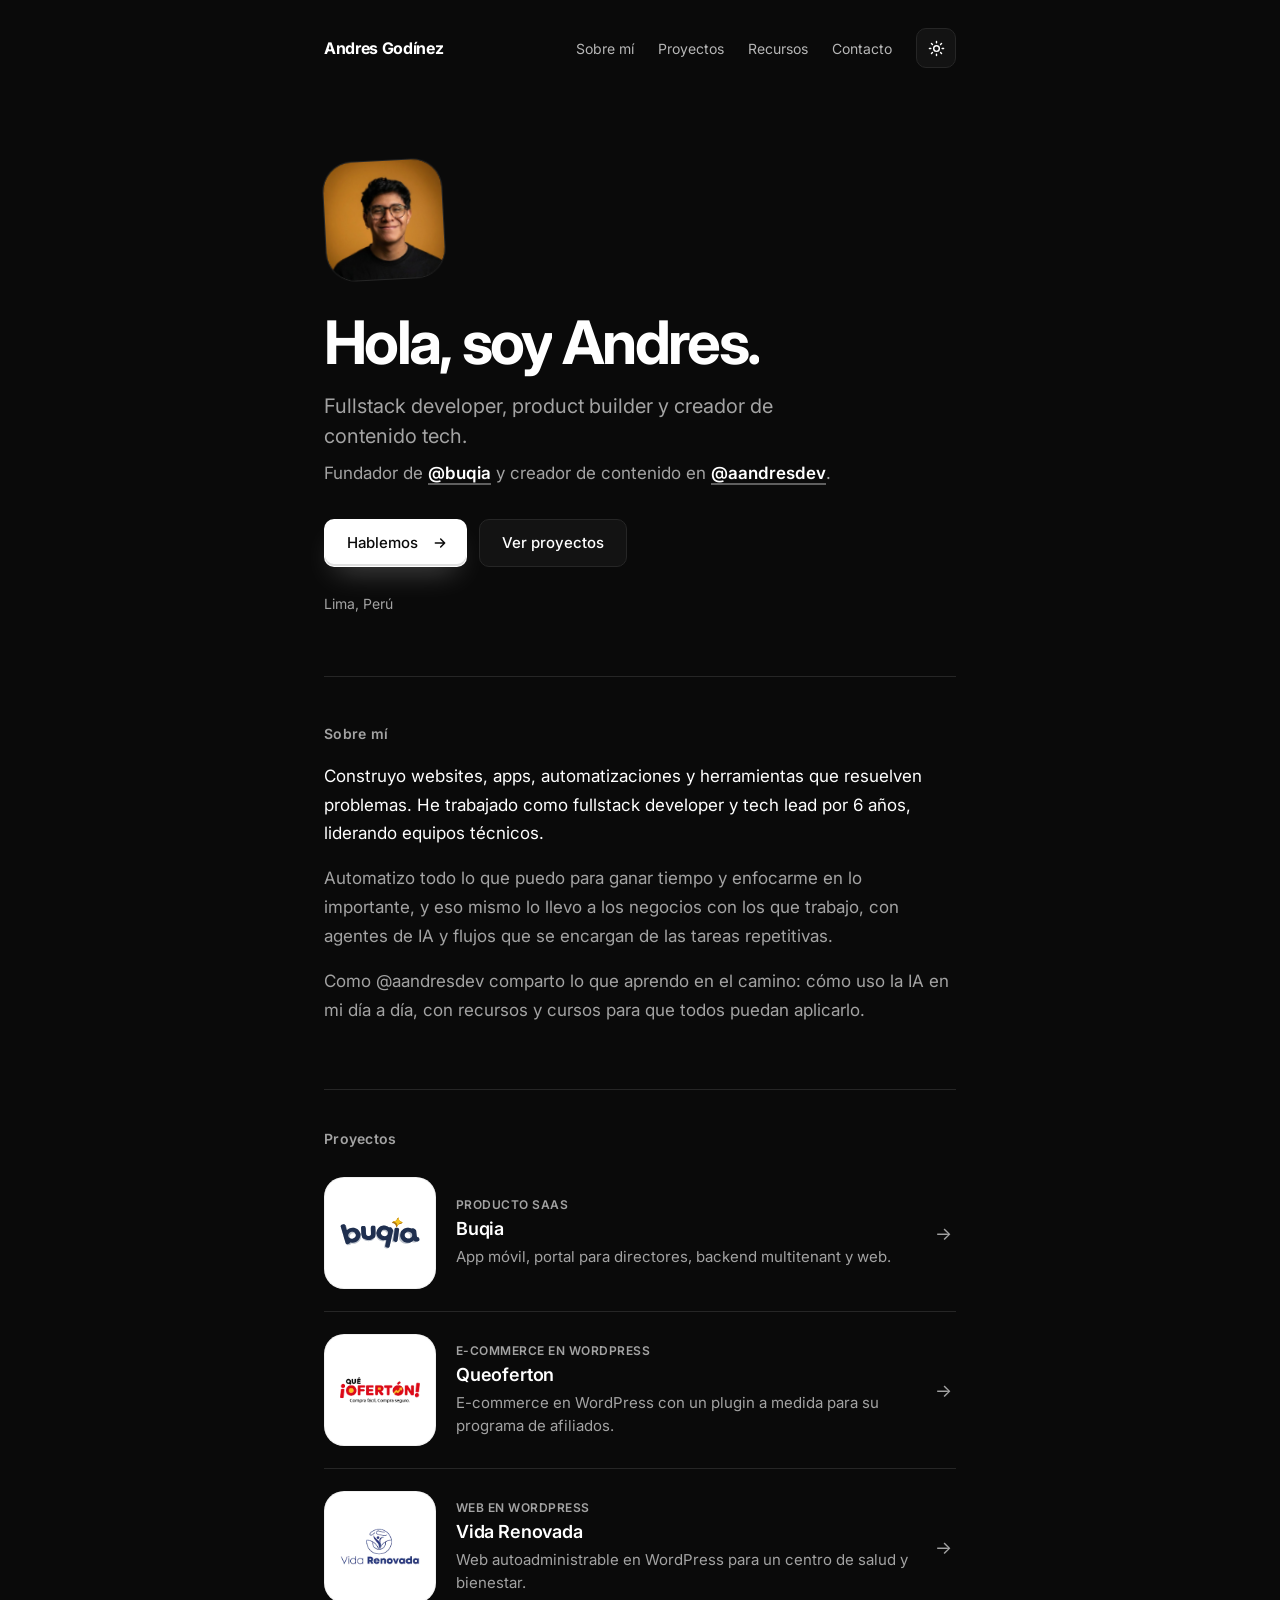
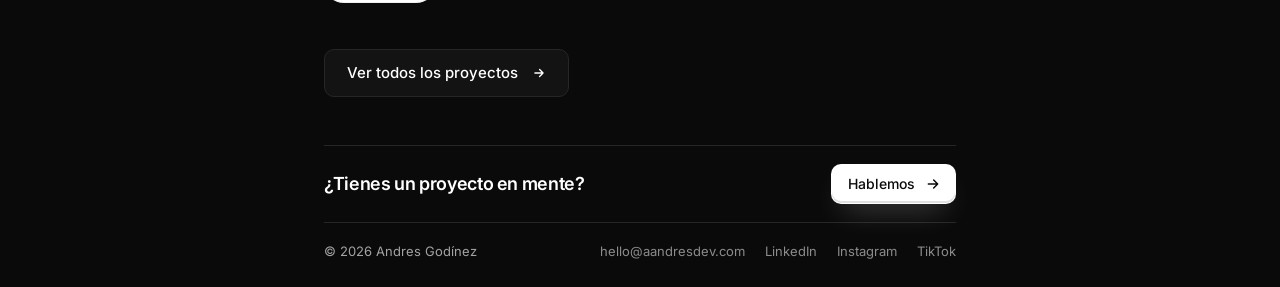
<file: index.html>
<!doctype html>
<html lang="es" data-theme="dark">
<head>
<meta charset="utf-8">
<meta name="viewport" content="width=device-width, initial-scale=1">
<title>Andres Godínez — Fullstack developer, product builder y creador de contenido tech</title>
<meta name="description" content="Fullstack developer, product builder y creador de contenido tech. Fundador de @buqia y creador de contenido en @aandresdev.">
<meta property="og:title" content="Andres Godínez — Fullstack developer, product builder y creador de contenido tech">
<meta property="og:description" content="Fullstack developer, product builder y creador de contenido tech. Fundador de @buqia y creador de contenido en @aandresdev.">
<meta property="og:image" content="/assets/andres.jpg">
<meta name="theme-color" content="#0A0A0A">
<link rel="icon" type="image/png" sizes="64x64" href="/assets/favicon.png">
<link rel="icon" type="image/png" sizes="512x512" href="/assets/icon-512.png">
<link rel="apple-touch-icon" href="/assets/apple-touch-icon.png">
<script>
  try { var t = localStorage.getItem('theme'); if (t) document.documentElement.dataset.theme = t; } catch (e) {}
</script>
<link rel="preconnect" href="https://fonts.googleapis.com">
<link rel="preconnect" href="https://fonts.gstatic.com" crossorigin>
<link href="https://fonts.googleapis.com/css2?family=Inter:wght@400;500;600;700&family=Sora:wght@700&display=swap" rel="stylesheet">
<link rel="stylesheet" href="/styles.css">
</head>
<body>
<div class="col">

  <header class="nav a-down">
    <a href="#inicio" class="brand">Andres Godínez</a>
    <nav aria-label="Principal">
      <div class="nav-links" id="nav-links">
      <a href="#sobre-mi" class="link">Sobre mí</a>
      <a href="/proyectos" class="link">Proyectos</a>
      <a href="/recursos" class="link">Recursos</a>
      <button type="button" class="link link-btn" data-open>Contacto</button>
        <div class="nav-social"><a href="https://www.instagram.com/aandresdev/" target="_blank" rel="noopener" aria-label="Instagram"><svg width="20" height="20" viewBox="0 0 24 24" fill="none" stroke="currentColor" stroke-width="1.8" stroke-linecap="round" stroke-linejoin="round" aria-hidden="true"><rect x="3" y="3" width="18" height="18" rx="5"/><circle cx="12" cy="12" r="4"/><path d="M17.5 6.5h.01"/></svg></a><a href="https://www.linkedin.com/in/andresgodinezv/" target="_blank" rel="noopener" aria-label="LinkedIn"><svg width="20" height="20" viewBox="0 0 24 24" fill="none" stroke="currentColor" stroke-width="1.8" stroke-linecap="round" stroke-linejoin="round" aria-hidden="true"><rect x="3" y="3" width="18" height="18" rx="3"/><path d="M8 10v7M8 7v.01M12 17v-7M12 13.5a2.5 2.5 0 0 1 5 0V17"/></svg></a><a href="https://www.tiktok.com/@aandresdev" target="_blank" rel="noopener" aria-label="TikTok"><svg width="20" height="20" viewBox="0 0 24 24" fill="none" stroke="currentColor" stroke-width="1.8" stroke-linecap="round" stroke-linejoin="round" aria-hidden="true"><path d="M14 3c.4 2.4 2 4 4.5 4.3v3c-1.7 0-3.2-.5-4.5-1.4V15a5.5 5.5 0 1 1-5.5-5.5v3A2.5 2.5 0 1 0 11 15V3z"/></svg></a></div>
      </div>
      <button type="button" class="toggle" id="toggle" aria-label="Cambiar tema">
        <svg class="i-sun" width="17" height="17" viewBox="0 0 24 24" fill="none" stroke="currentColor" stroke-width="2" stroke-linecap="round" aria-hidden="true"><circle cx="12" cy="12" r="4"/><path d="M12 2v2M12 20v2M2 12h2M20 12h2M4.9 4.9l1.4 1.4M17.7 17.7l1.4 1.4M4.9 19.1l1.4-1.4M17.7 6.3l1.4-1.4"/></svg>
        <svg class="i-moon" width="17" height="17" viewBox="0 0 24 24" fill="none" stroke="currentColor" stroke-width="2" stroke-linecap="round" stroke-linejoin="round" aria-hidden="true"><path d="M20 14.5A8 8 0 0 1 9.5 4a8 8 0 1 0 10.5 10.5z"/></svg>
      </button>
      <button type="button" class="burger" id="burger" aria-label="Abrir menú" aria-expanded="false" aria-controls="nav-links"><span></span><span></span><span></span></button>
    </nav>
  </header>

  <section id="inicio" class="hero">
    <img class="photo a-photo" src="/assets/andres.jpg" alt="Andres Godínez" width="120" height="120" style="--d:150ms">
    <h1><span class="w"><span style="--d:350ms">Hola,</span></span> <span class="w"><span style="--d:440ms">soy</span></span> <span class="w"><span style="--d:530ms">Andres.</span></span></h1>
    <p class="lead a-up" style="--d:650ms">Fullstack developer, product builder y creador de contenido tech.</p>
    <p class="lead lead-sub a-up" style="--d:720ms">Fundador de <a class="lead-link" href="https://www.buqia.lat/" target="_blank" rel="noopener">@buqia</a> y creador de contenido en <a class="lead-link" href="https://www.instagram.com/aandresdev/" target="_blank" rel="noopener">@aandresdev</a>.</p>
    <div class="actions a-up" style="--d:780ms">
      <button type="button" class="btn btn-primary" data-open>Hablemos <svg class="ar" width="16" height="16" viewBox="0 0 24 24" fill="none" stroke="currentColor" stroke-width="2.2" stroke-linecap="round" stroke-linejoin="round" aria-hidden="true"><path d="M5 12h14M13 6l6 6-6 6"/></svg></button>
      <a href="#proyectos" class="btn btn-ghost">Ver proyectos</a>
    </div>
    <p class="meta a-up" style="--d:900ms">Lima, Perú</p>
  </section>

  <section id="sobre-mi" class="section about" style="border-top:1px solid var(--border)">
    <h2 class="label reveal">Sobre mí</h2>
    <p class="reveal">Construyo websites, apps, automatizaciones y herramientas que resuelven problemas. He trabajado como fullstack developer y tech lead por 6 años, liderando equipos técnicos.</p>
    <p class="reveal muted">Automatizo todo lo que puedo para ganar tiempo y enfocarme en lo importante, y eso mismo lo llevo a los negocios con los que trabajo, con agentes de IA y flujos que se encargan de las tareas repetitivas.</p>
    <p class="reveal muted">Como @aandresdev comparto lo que aprendo en el camino: cómo uso la IA en mi día a día, con recursos y cursos para que todos puedan aplicarlo.</p>
  </section>

  <section id="proyectos" class="section" style="margin-top:40px">
    <div class="section-head a-up" style="--d:1000ms">
      <h2 class="label">Proyectos</h2>
    </div>

    <div class="res-list a-up" style="--d:1100ms">
      <a class="res reveal" href="/proyectos/buqia" data-tags="SaaS|App móvil|Web">
        <span class="res-thumb res-thumb-logo"><img src="/assets/buqia.svg" alt="Logo de Buqia" loading="lazy"></span>
        <span class="res-body">
        <span class="res-meta">Producto SaaS</span>
        <span class="res-title">Buqia</span>
        <span class="res-desc">App móvil, portal para directores, backend multitenant y web.</span>
        </span>
        <span class="res-go" aria-hidden="true">→</span>
      </a>
      <a class="res reveal" href="/proyectos/queoferton" data-tags="E-commerce|WordPress|Web">
        <span class="res-thumb res-thumb-logo"><img src="/assets/queoferton.webp" alt="Logo de Queoferton" loading="lazy"></span>
        <span class="res-body">
        <span class="res-meta">E-commerce en WordPress</span>
        <span class="res-title">Queoferton</span>
        <span class="res-desc">E-commerce en WordPress con un plugin a medida para su programa de afiliados.</span>
        </span>
        <span class="res-go" aria-hidden="true">→</span>
      </a>
      <a class="res reveal" href="/proyectos/vida-renovada" data-tags="WordPress|Web">
        <span class="res-thumb res-thumb-logo"><img src="/assets/vida-renovada.webp" alt="Logo de Vida Renovada" loading="lazy"></span>
        <span class="res-body">
        <span class="res-meta">Web en WordPress</span>
        <span class="res-title">Vida Renovada</span>
        <span class="res-desc">Web autoadministrable en WordPress para un centro de salud y bienestar.</span>
        </span>
        <span class="res-go" aria-hidden="true">→</span>
      </a>
    </div>
    <a href="/proyectos" class="btn btn-ghost all-btn reveal">Ver todos los proyectos <svg width="14" height="14" viewBox="0 0 24 24" fill="none" stroke="currentColor" stroke-width="2.2" stroke-linecap="round" stroke-linejoin="round" aria-hidden="true"><path d="M5 12h14M13 6l6 6-6 6"/></svg></a>
  </section>

  <section id="contacto" class="contact reveal">
    <h2>¿Tienes un proyecto en mente?</h2>
    <button type="button" class="btn btn-primary btn-sm" data-open>Hablemos <svg class="ar" width="16" height="16" viewBox="0 0 24 24" fill="none" stroke="currentColor" stroke-width="2.2" stroke-linecap="round" stroke-linejoin="round" aria-hidden="true"><path d="M5 12h14M13 6l6 6-6 6"/></svg></button>
  </section>

  <footer class="footer reveal">
    <span>© 2026 Andres Godínez</span>
    <span class="footer-links"><a href="mailto:hello@aandresdev.com" class="link">hello@aandresdev.com</a><a href="https://www.linkedin.com/in/andresgodinezv/" target="_blank" rel="noopener" class="link soc" aria-label="LinkedIn"><svg class="fi" width="20" height="20" viewBox="0 0 24 24" fill="none" stroke="currentColor" stroke-width="1.8" stroke-linecap="round" stroke-linejoin="round" aria-hidden="true"><rect x="3" y="3" width="18" height="18" rx="3"/><path d="M8 10v7M8 7v.01M12 17v-7M12 13.5a2.5 2.5 0 0 1 5 0V17"/></svg><span class="ft">LinkedIn</span></a><a href="https://www.instagram.com/aandresdev/" target="_blank" rel="noopener" class="link soc" aria-label="Instagram"><svg class="fi" width="20" height="20" viewBox="0 0 24 24" fill="none" stroke="currentColor" stroke-width="1.8" stroke-linecap="round" stroke-linejoin="round" aria-hidden="true"><rect x="3" y="3" width="18" height="18" rx="5"/><circle cx="12" cy="12" r="4"/><path d="M17.5 6.5h.01"/></svg><span class="ft">Instagram</span></a><a href="https://www.tiktok.com/@aandresdev" target="_blank" rel="noopener" class="link soc" aria-label="TikTok"><svg class="fi" width="20" height="20" viewBox="0 0 24 24" fill="none" stroke="currentColor" stroke-width="1.8" stroke-linecap="round" stroke-linejoin="round" aria-hidden="true"><path d="M14 3c.4 2.4 2 4 4.5 4.3v3c-1.7 0-3.2-.5-4.5-1.4V15a5.5 5.5 0 1 1-5.5-5.5v3A2.5 2.5 0 1 0 11 15V3z"/></svg><span class="ft">TikTok</span></a></span>
  </footer>
</div>

<!-- Popup de contacto -->
<div class="modal" id="modal" role="dialog" aria-modal="true" aria-labelledby="m-title" hidden>
  <div class="m-panel">
    <div class="m-inner">
      <div class="m-top">
        <span class="m-item brand" style="--d:0ms">Andres Godínez</span>
        <button type="button" class="m-item x" id="close" aria-label="Cerrar formulario" style="--d:60ms"><svg width="20" height="20" viewBox="0 0 24 24" fill="none" stroke="currentColor" stroke-width="2" stroke-linecap="round" aria-hidden="true"><path d="M6 6l12 12M18 6 6 18"/></svg></button>
      </div>
      <div class="m-body">
        <div class="m-left">
          <span class="m-item muted label" style="--d:80ms">Contacto</span>
          <h2 id="m-title"><span class="w mw"><span style="--d:120ms">Hablemos</span></span> <span class="w mw"><span style="--d:190ms">de</span></span> <span class="w mw"><span style="--d:260ms">tu</span></span> <span class="w mw"><span style="--d:330ms">proyecto.</span></span></h2>
          <p class="m-item muted m-lead" style="--d:420ms">Cuéntame qué necesitas y te respondo personalmente.</p>
          <div class="m-item m-contact" style="--d:500ms">
            <a href="mailto:hello@aandresdev.com" class="link"><svg width="18" height="18" viewBox="0 0 24 24" fill="none" stroke="currentColor" stroke-width="2" stroke-linecap="round" stroke-linejoin="round" aria-hidden="true"><path d="M3 6h18v12H3zM3 7l9 6 9-6"/></svg>hello@aandresdev.com</a>
            <span class="muted"><svg width="18" height="18" viewBox="0 0 24 24" fill="none" stroke="currentColor" stroke-width="2" stroke-linecap="round" stroke-linejoin="round" aria-hidden="true"><path d="M12 21s-7-6-7-11a7 7 0 0 1 14 0c0 5-7 11-7 11z"/><circle cx="12" cy="10" r="2.5"/></svg>Lima, Perú</span>
            <span class="m-socials"><a href="https://www.linkedin.com/in/andresgodinezv/" target="_blank" rel="noopener" class="link">LinkedIn</a><a href="https://www.instagram.com/aandresdev/" target="_blank" rel="noopener" class="link">Instagram</a><a href="https://www.tiktok.com/@aandresdev" target="_blank" rel="noopener" class="link">TikTok</a></span>
          </div>
        </div>
        <div class="m-item m-card" style="--d:220ms">
          <form id="form" novalidate>
            <div class="row2">
              <div class="m-item fld" style="--d:380ms"><label for="f-name">Nombre</label><input class="field" id="f-name" name="name" type="text" placeholder="Tu nombre" autocomplete="name"></div>
              <div class="m-item fld" style="--d:440ms"><label for="f-email">Correo</label><input class="field" id="f-email" name="email" type="email" placeholder="tu@correo.com" autocomplete="email"></div>
            </div>
            <div class="m-item fld" style="--d:500ms"><label for="f-company">Empresa (opcional)</label><input class="field" id="f-company" name="company" type="text" placeholder="Nombre de tu negocio" autocomplete="organization"></div>
            <fieldset class="m-item" style="--d:560ms">
              <legend>¿Qué necesitas?</legend>
              <div class="opts" id="opts">
                <button type="button" class="opt" aria-pressed="true">Crear un proyecto</button>
                <button type="button" class="opt" aria-pressed="false">Colaboración de contenido</button>
                <button type="button" class="opt" aria-pressed="false">Automatizar mi empresa</button>
              </div>
            </fieldset>
            <div class="m-item fld" style="--d:620ms"><label for="f-msg">Mensaje</label><textarea class="field" id="f-msg" name="msg" rows="4" placeholder="Cuéntame sobre tu proyecto, plazos y lo que tienes en mente"></textarea></div>
            <p class="err" id="err" role="alert" hidden>Escribe tu nombre y un correo válido.</p>
            <button type="submit" class="btn btn-primary btn-block m-item" style="--d:680ms">Enviar mensaje <svg class="ar" width="16" height="16" viewBox="0 0 24 24" fill="none" stroke="currentColor" stroke-width="2.2" stroke-linecap="round" stroke-linejoin="round" aria-hidden="true"><path d="M5 12h14M13 6l6 6-6 6"/></svg></button>
          </form>
          <div class="sent" id="sent" hidden>
            <span class="pop check-wrap"><svg class="check" width="40" height="40" viewBox="0 0 24 24" fill="none" stroke="currentColor" stroke-width="2.4" stroke-linecap="round" stroke-linejoin="round" aria-hidden="true"><path d="m5 12 5 5 9-10"/></svg></span>
            <h3 class="a-up" style="--d:250ms">¡Mensaje listo, <span id="sent-name"></span>!</h3>
            <p class="a-up muted" style="--d:350ms">Se abrió tu correo con el mensaje armado. Envíalo y te respondo pronto.</p>
            <div class="a-up sent-actions" style="--d:450ms">
              <button type="button" class="btn btn-primary" id="sent-close">Cerrar</button>
              <button type="button" class="btn btn-ghost" id="sent-reset">Enviar otro</button>
            </div>
          </div>
        </div>
      </div>
    </div>
  </div>
</div>

<script src="/main.js"></script>
</body>
</html>
</file>
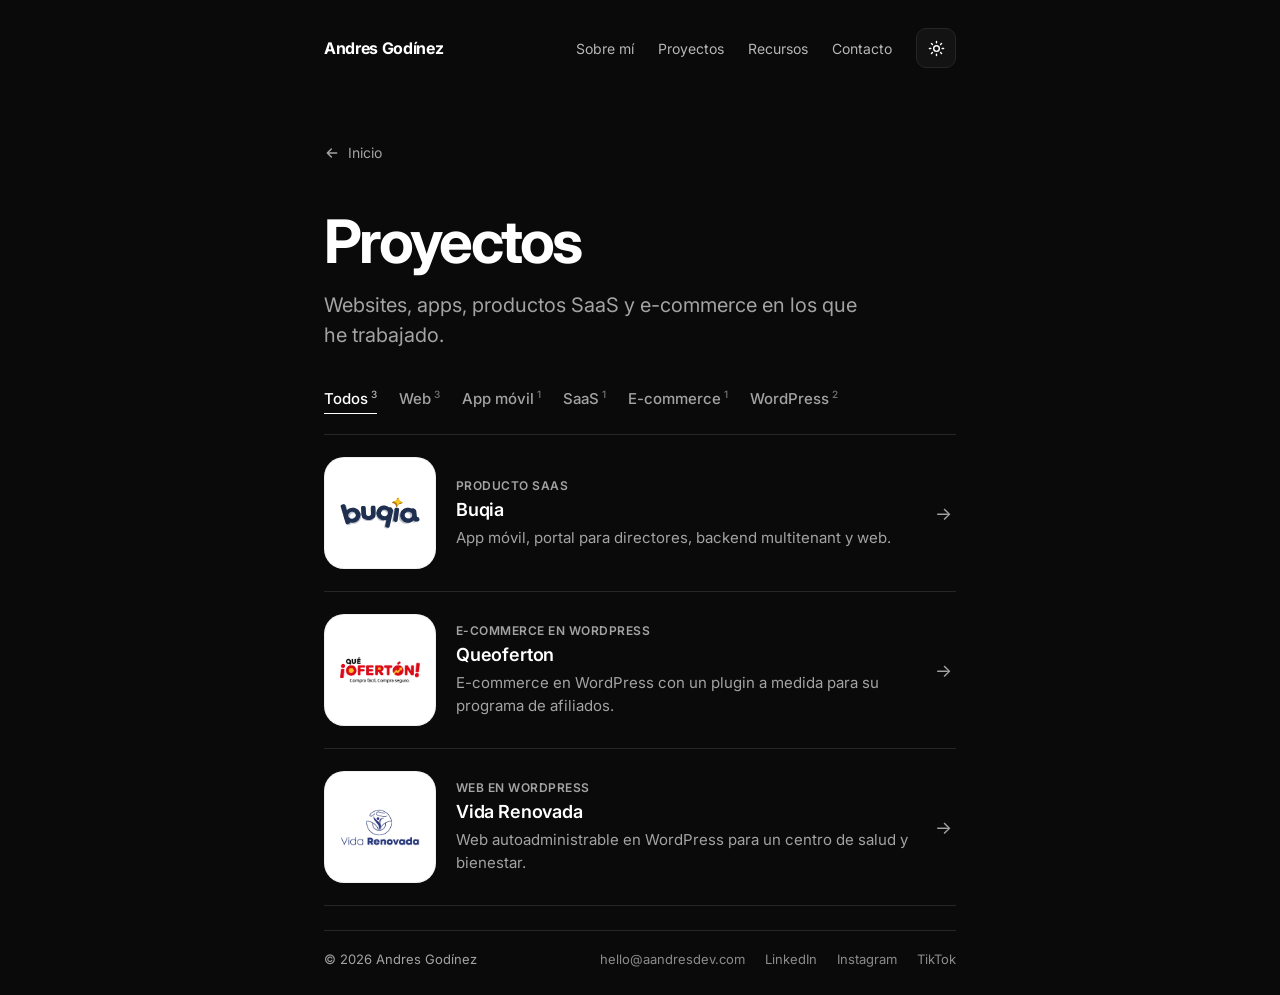
<file: proyectos.html>
<!doctype html>
<html lang="es" data-theme="dark">
<head>
<meta charset="utf-8">
<meta name="viewport" content="width=device-width, initial-scale=1">
<title>Proyectos — Andres Godínez</title>
<meta name="description" content="Proyectos de Andres Godínez: websites, apps, productos SaaS y e-commerce.">
<meta property="og:title" content="Proyectos — Andres Godínez">
<meta property="og:description" content="Proyectos de Andres Godínez: websites, apps, productos SaaS y e-commerce.">
<meta property="og:image" content="/assets/andres.jpg">
<meta name="theme-color" content="#0A0A0A">
<link rel="icon" type="image/png" sizes="64x64" href="/assets/favicon.png">
<link rel="icon" type="image/png" sizes="512x512" href="/assets/icon-512.png">
<link rel="apple-touch-icon" href="/assets/apple-touch-icon.png">
<script>
  try { var t = localStorage.getItem('theme'); if (t) document.documentElement.dataset.theme = t; } catch (e) {}
</script>
<link rel="preconnect" href="https://fonts.googleapis.com">
<link rel="preconnect" href="https://fonts.gstatic.com" crossorigin>
<link href="https://fonts.googleapis.com/css2?family=Inter:wght@400;500;600;700&family=Sora:wght@700&display=swap" rel="stylesheet">
<link rel="stylesheet" href="/styles.css">
</head>
<body>
<div class="col">
  <header class="nav a-down">
    <a href="/" class="brand">Andres Godínez</a>
    <nav aria-label="Principal">
      <div class="nav-links" id="nav-links">
      <a href="/#sobre-mi" class="link">Sobre mí</a>
      <a href="/proyectos" class="link">Proyectos</a>
      <a href="/recursos" class="link">Recursos</a>
      <button type="button" class="link link-btn" data-open>Contacto</button>
        <div class="nav-social"><a href="https://www.instagram.com/aandresdev/" target="_blank" rel="noopener" aria-label="Instagram"><svg width="20" height="20" viewBox="0 0 24 24" fill="none" stroke="currentColor" stroke-width="1.8" stroke-linecap="round" stroke-linejoin="round" aria-hidden="true"><rect x="3" y="3" width="18" height="18" rx="5"/><circle cx="12" cy="12" r="4"/><path d="M17.5 6.5h.01"/></svg></a><a href="https://www.linkedin.com/in/andresgodinezv/" target="_blank" rel="noopener" aria-label="LinkedIn"><svg width="20" height="20" viewBox="0 0 24 24" fill="none" stroke="currentColor" stroke-width="1.8" stroke-linecap="round" stroke-linejoin="round" aria-hidden="true"><rect x="3" y="3" width="18" height="18" rx="3"/><path d="M8 10v7M8 7v.01M12 17v-7M12 13.5a2.5 2.5 0 0 1 5 0V17"/></svg></a><a href="https://www.tiktok.com/@aandresdev" target="_blank" rel="noopener" aria-label="TikTok"><svg width="20" height="20" viewBox="0 0 24 24" fill="none" stroke="currentColor" stroke-width="1.8" stroke-linecap="round" stroke-linejoin="round" aria-hidden="true"><path d="M14 3c.4 2.4 2 4 4.5 4.3v3c-1.7 0-3.2-.5-4.5-1.4V15a5.5 5.5 0 1 1-5.5-5.5v3A2.5 2.5 0 1 0 11 15V3z"/></svg></a></div>
      </div>
      <button type="button" class="toggle" id="toggle" aria-label="Cambiar tema">
        <svg class="i-sun" width="17" height="17" viewBox="0 0 24 24" fill="none" stroke="currentColor" stroke-width="2" stroke-linecap="round" aria-hidden="true"><circle cx="12" cy="12" r="4"/><path d="M12 2v2M12 20v2M2 12h2M20 12h2M4.9 4.9l1.4 1.4M17.7 17.7l1.4 1.4M4.9 19.1l1.4-1.4M17.7 6.3l1.4-1.4"/></svg>
        <svg class="i-moon" width="17" height="17" viewBox="0 0 24 24" fill="none" stroke="currentColor" stroke-width="2" stroke-linecap="round" stroke-linejoin="round" aria-hidden="true"><path d="M20 14.5A8 8 0 0 1 9.5 4a8 8 0 1 0 10.5 10.5z"/></svg>
      </button>
      <button type="button" class="burger" id="burger" aria-label="Abrir menú" aria-expanded="false" aria-controls="nav-links"><span></span><span></span><span></span></button>
    </nav>
  </header>

  <main class="pj">
    <a href="/" class="back link a-up" style="--d:0ms"><svg width="16" height="16" viewBox="0 0 24 24" fill="none" stroke="currentColor" stroke-width="2.2" stroke-linecap="round" stroke-linejoin="round" aria-hidden="true"><path d="M19 12H5M11 6l-6 6 6 6"/></svg> Inicio</a>
    <h1 class="a-up" style="--d:120ms">Proyectos</h1>
    <p class="lead a-up" style="--d:200ms">Websites, apps, productos SaaS y e-commerce en los que he trabajado.</p>
    <nav class="ftabs a-up" style="--d:280ms" aria-label="Filtrar proyectos"><button type="button" class="ftab is-on" data-f="Todos" aria-pressed="true">Todos<sup>3</sup></button><button type="button" class="ftab" data-f="Web" aria-pressed="false">Web<sup>3</sup></button><button type="button" class="ftab" data-f="App móvil" aria-pressed="false">App móvil<sup>1</sup></button><button type="button" class="ftab" data-f="SaaS" aria-pressed="false">SaaS<sup>1</sup></button><button type="button" class="ftab" data-f="E-commerce" aria-pressed="false">E-commerce<sup>1</sup></button><button type="button" class="ftab" data-f="WordPress" aria-pressed="false">WordPress<sup>2</sup></button></nav>
    <div class="res-list" id="plist">
      <a class="res a-up" href="/proyectos/buqia" data-tags="SaaS|App móvil|Web" style="--d:330ms">
        <span class="res-thumb res-thumb-logo"><img src="/assets/buqia.svg" alt="Logo de Buqia" loading="lazy"></span>
        <span class="res-body">
        <span class="res-meta">Producto SaaS</span>
        <span class="res-title">Buqia</span>
        <span class="res-desc">App móvil, portal para directores, backend multitenant y web.</span>
        </span>
        <span class="res-go" aria-hidden="true">→</span>
      </a>
      <a class="res a-up" href="/proyectos/queoferton" data-tags="E-commerce|WordPress|Web" style="--d:410ms">
        <span class="res-thumb res-thumb-logo"><img src="/assets/queoferton.webp" alt="Logo de Queoferton" loading="lazy"></span>
        <span class="res-body">
        <span class="res-meta">E-commerce en WordPress</span>
        <span class="res-title">Queoferton</span>
        <span class="res-desc">E-commerce en WordPress con un plugin a medida para su programa de afiliados.</span>
        </span>
        <span class="res-go" aria-hidden="true">→</span>
      </a>
      <a class="res a-up" href="/proyectos/vida-renovada" data-tags="WordPress|Web" style="--d:490ms">
        <span class="res-thumb res-thumb-logo"><img src="/assets/vida-renovada.webp" alt="Logo de Vida Renovada" loading="lazy"></span>
        <span class="res-body">
        <span class="res-meta">Web en WordPress</span>
        <span class="res-title">Vida Renovada</span>
        <span class="res-desc">Web autoadministrable en WordPress para un centro de salud y bienestar.</span>
        </span>
        <span class="res-go" aria-hidden="true">→</span>
      </a>
    </div>
    <p class="fempty" id="fempty" hidden>No hay proyectos con este filtro todavía.</p>
  </main>

  <footer class="footer reveal">
    <span>© 2026 Andres Godínez</span>
    <span class="footer-links"><a href="mailto:hello@aandresdev.com" class="link">hello@aandresdev.com</a><a href="https://www.linkedin.com/in/andresgodinezv/" target="_blank" rel="noopener" class="link soc" aria-label="LinkedIn"><svg class="fi" width="20" height="20" viewBox="0 0 24 24" fill="none" stroke="currentColor" stroke-width="1.8" stroke-linecap="round" stroke-linejoin="round" aria-hidden="true"><rect x="3" y="3" width="18" height="18" rx="3"/><path d="M8 10v7M8 7v.01M12 17v-7M12 13.5a2.5 2.5 0 0 1 5 0V17"/></svg><span class="ft">LinkedIn</span></a><a href="https://www.instagram.com/aandresdev/" target="_blank" rel="noopener" class="link soc" aria-label="Instagram"><svg class="fi" width="20" height="20" viewBox="0 0 24 24" fill="none" stroke="currentColor" stroke-width="1.8" stroke-linecap="round" stroke-linejoin="round" aria-hidden="true"><rect x="3" y="3" width="18" height="18" rx="5"/><circle cx="12" cy="12" r="4"/><path d="M17.5 6.5h.01"/></svg><span class="ft">Instagram</span></a><a href="https://www.tiktok.com/@aandresdev" target="_blank" rel="noopener" class="link soc" aria-label="TikTok"><svg class="fi" width="20" height="20" viewBox="0 0 24 24" fill="none" stroke="currentColor" stroke-width="1.8" stroke-linecap="round" stroke-linejoin="round" aria-hidden="true"><path d="M14 3c.4 2.4 2 4 4.5 4.3v3c-1.7 0-3.2-.5-4.5-1.4V15a5.5 5.5 0 1 1-5.5-5.5v3A2.5 2.5 0 1 0 11 15V3z"/></svg><span class="ft">TikTok</span></a></span>
  </footer>
</div>

<!-- Popup de contacto -->
<div class="modal" id="modal" role="dialog" aria-modal="true" aria-labelledby="m-title" hidden>
  <div class="m-panel">
    <div class="m-inner">
      <div class="m-top">
        <span class="m-item brand" style="--d:0ms">Andres Godínez</span>
        <button type="button" class="m-item x" id="close" aria-label="Cerrar formulario" style="--d:60ms"><svg width="20" height="20" viewBox="0 0 24 24" fill="none" stroke="currentColor" stroke-width="2" stroke-linecap="round" aria-hidden="true"><path d="M6 6l12 12M18 6 6 18"/></svg></button>
      </div>
      <div class="m-body">
        <div class="m-left">
          <span class="m-item muted label" style="--d:80ms">Contacto</span>
          <h2 id="m-title"><span class="w mw"><span style="--d:120ms">Hablemos</span></span> <span class="w mw"><span style="--d:190ms">de</span></span> <span class="w mw"><span style="--d:260ms">tu</span></span> <span class="w mw"><span style="--d:330ms">proyecto.</span></span></h2>
          <p class="m-item muted m-lead" style="--d:420ms">Cuéntame qué necesitas y te respondo personalmente.</p>
          <div class="m-item m-contact" style="--d:500ms">
            <a href="mailto:hello@aandresdev.com" class="link"><svg width="18" height="18" viewBox="0 0 24 24" fill="none" stroke="currentColor" stroke-width="2" stroke-linecap="round" stroke-linejoin="round" aria-hidden="true"><path d="M3 6h18v12H3zM3 7l9 6 9-6"/></svg>hello@aandresdev.com</a>
            <span class="muted"><svg width="18" height="18" viewBox="0 0 24 24" fill="none" stroke="currentColor" stroke-width="2" stroke-linecap="round" stroke-linejoin="round" aria-hidden="true"><path d="M12 21s-7-6-7-11a7 7 0 0 1 14 0c0 5-7 11-7 11z"/><circle cx="12" cy="10" r="2.5"/></svg>Lima, Perú</span>
            <span class="m-socials"><a href="https://www.linkedin.com/in/andresgodinezv/" target="_blank" rel="noopener" class="link">LinkedIn</a><a href="https://www.instagram.com/aandresdev/" target="_blank" rel="noopener" class="link">Instagram</a><a href="https://www.tiktok.com/@aandresdev" target="_blank" rel="noopener" class="link">TikTok</a></span>
          </div>
        </div>
        <div class="m-item m-card" style="--d:220ms">
          <form id="form" novalidate>
            <div class="row2">
              <div class="m-item fld" style="--d:380ms"><label for="f-name">Nombre</label><input class="field" id="f-name" name="name" type="text" placeholder="Tu nombre" autocomplete="name"></div>
              <div class="m-item fld" style="--d:440ms"><label for="f-email">Correo</label><input class="field" id="f-email" name="email" type="email" placeholder="tu@correo.com" autocomplete="email"></div>
            </div>
            <div class="m-item fld" style="--d:500ms"><label for="f-company">Empresa (opcional)</label><input class="field" id="f-company" name="company" type="text" placeholder="Nombre de tu negocio" autocomplete="organization"></div>
            <fieldset class="m-item" style="--d:560ms">
              <legend>¿Qué necesitas?</legend>
              <div class="opts" id="opts">
                <button type="button" class="opt" aria-pressed="true">Crear un proyecto</button>
                <button type="button" class="opt" aria-pressed="false">Colaboración de contenido</button>
                <button type="button" class="opt" aria-pressed="false">Automatizar mi empresa</button>
              </div>
            </fieldset>
            <div class="m-item fld" style="--d:620ms"><label for="f-msg">Mensaje</label><textarea class="field" id="f-msg" name="msg" rows="4" placeholder="Cuéntame sobre tu proyecto, plazos y lo que tienes en mente"></textarea></div>
            <p class="err" id="err" role="alert" hidden>Escribe tu nombre y un correo válido.</p>
            <button type="submit" class="btn btn-primary btn-block m-item" style="--d:680ms">Enviar mensaje <svg class="ar" width="16" height="16" viewBox="0 0 24 24" fill="none" stroke="currentColor" stroke-width="2.2" stroke-linecap="round" stroke-linejoin="round" aria-hidden="true"><path d="M5 12h14M13 6l6 6-6 6"/></svg></button>
          </form>
          <div class="sent" id="sent" hidden>
            <span class="pop check-wrap"><svg class="check" width="40" height="40" viewBox="0 0 24 24" fill="none" stroke="currentColor" stroke-width="2.4" stroke-linecap="round" stroke-linejoin="round" aria-hidden="true"><path d="m5 12 5 5 9-10"/></svg></span>
            <h3 class="a-up" style="--d:250ms">¡Mensaje listo, <span id="sent-name"></span>!</h3>
            <p class="a-up muted" style="--d:350ms">Se abrió tu correo con el mensaje armado. Envíalo y te respondo pronto.</p>
            <div class="a-up sent-actions" style="--d:450ms">
              <button type="button" class="btn btn-primary" id="sent-close">Cerrar</button>
              <button type="button" class="btn btn-ghost" id="sent-reset">Enviar otro</button>
            </div>
          </div>
        </div>
      </div>
    </div>
  </div>
</div>

<script src="/main.js"></script>
<script>
(function () {
  var tabs = document.querySelectorAll('.ftab'), rows = document.querySelectorAll('#plist .res'), empty = document.getElementById('fempty');
  function apply(f) {
    var n = 0;
    rows.forEach(function (r) { var ok = f === 'Todos' || r.dataset.tags.split('|').indexOf(f) > -1; r.hidden = !ok; if (ok) n++; });
    tabs.forEach(function (t) { var on = t.dataset.f === f; t.classList.toggle('is-on', on); t.setAttribute('aria-pressed', on); });
    empty.hidden = n > 0;
    try { history.replaceState(null, '', f === 'Todos' ? location.pathname : '?f=' + encodeURIComponent(f)); } catch (e) {}
  }
  tabs.forEach(function (t) { t.addEventListener('click', function () { apply(t.dataset.f); }); });
  var q = new URLSearchParams(location.search).get('f'); if (q) apply(q);
})();
</script>
</body>
</html>
</file>
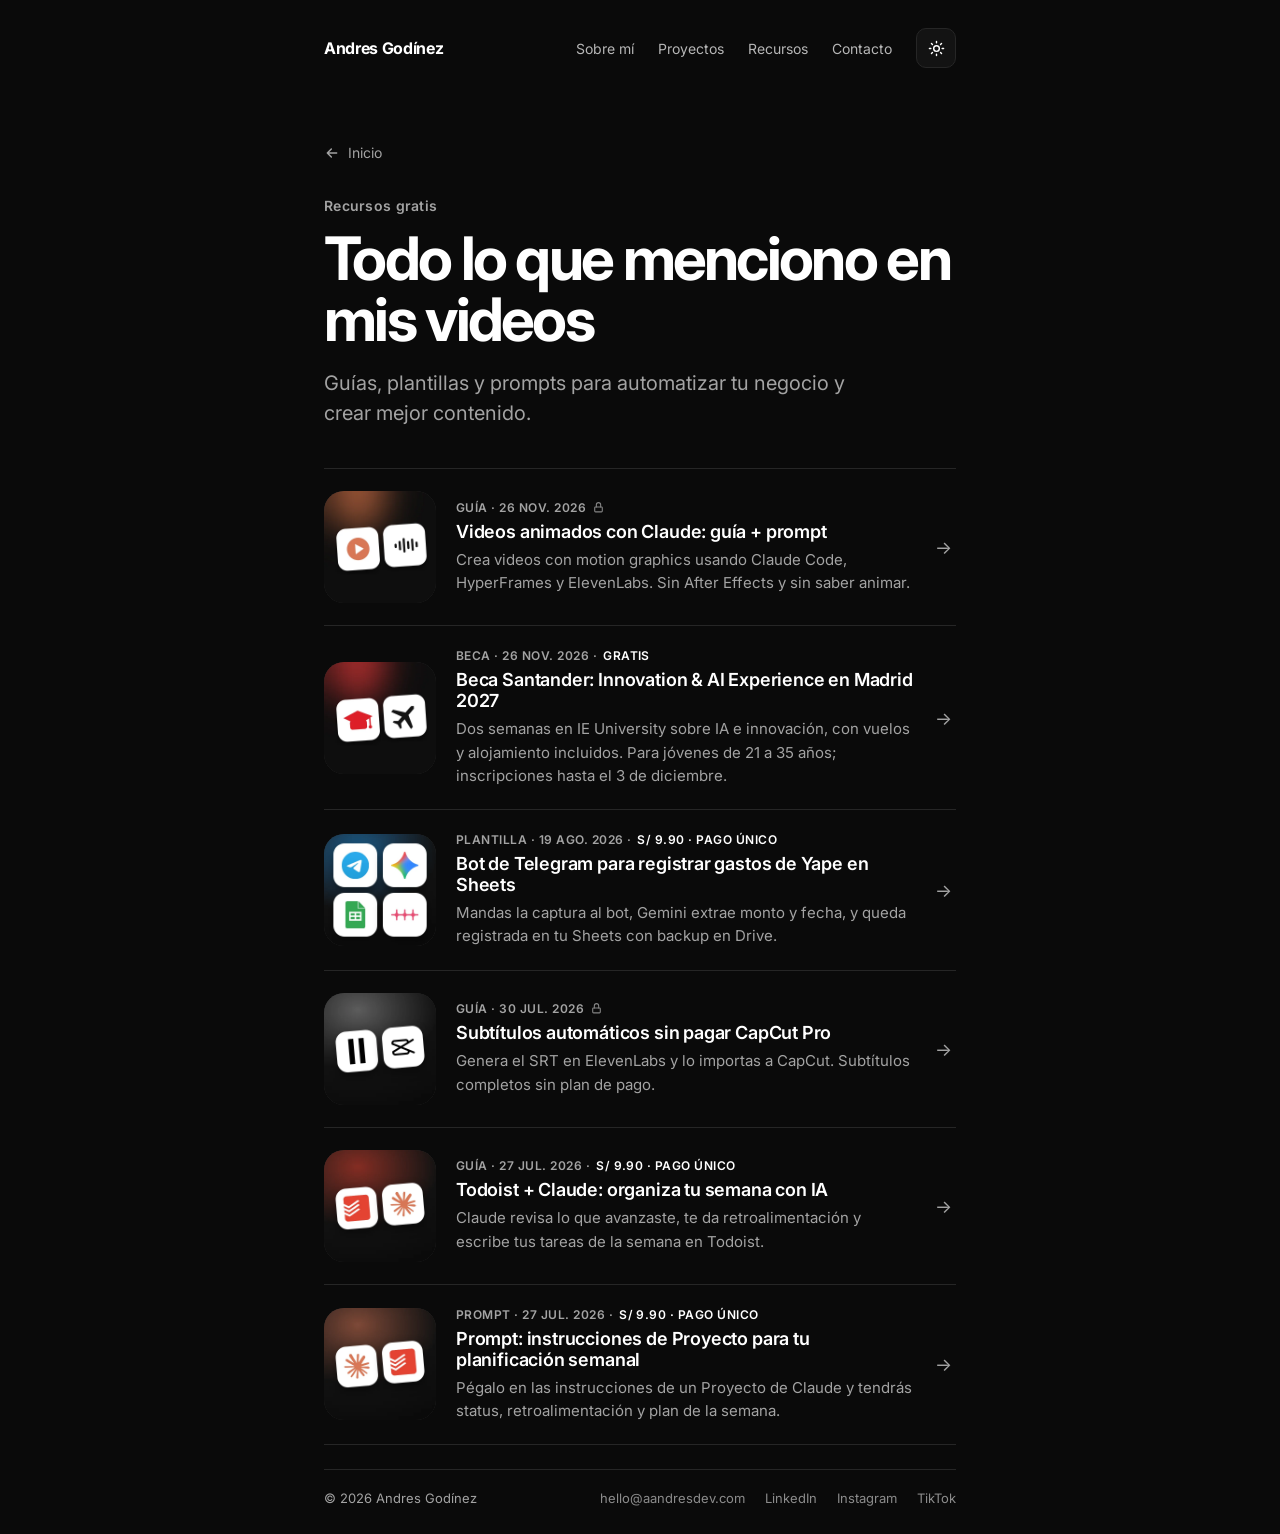
<file: recursos.html>
<!doctype html>
<html lang="es" data-theme="dark">
<head>
<meta charset="utf-8">
<meta name="viewport" content="width=device-width, initial-scale=1">
<title>Recursos — Andres Godínez</title>
<meta name="description" content="Recursos gratis de @aandresdev: guías, plantillas y prompts de todo lo que menciono en mis videos.">
<meta property="og:title" content="Recursos — Andres Godínez">
<meta property="og:description" content="Recursos gratis de @aandresdev: guías, plantillas y prompts de todo lo que menciono en mis videos.">
<meta property="og:image" content="/assets/andres.jpg">
<meta name="theme-color" content="#0A0A0A">
<link rel="icon" type="image/png" sizes="64x64" href="/assets/favicon.png">
<link rel="icon" type="image/png" sizes="512x512" href="/assets/icon-512.png">
<link rel="apple-touch-icon" href="/assets/apple-touch-icon.png">
<script>
  try { var t = localStorage.getItem('theme'); if (t) document.documentElement.dataset.theme = t; } catch (e) {}
</script>
<link rel="preconnect" href="https://fonts.googleapis.com">
<link rel="preconnect" href="https://fonts.gstatic.com" crossorigin>
<link href="https://fonts.googleapis.com/css2?family=Inter:wght@400;500;600;700&family=Sora:wght@700&display=swap" rel="stylesheet">
<link rel="stylesheet" href="/styles.css">
</head>
<body>
<div class="col">
  <header class="nav a-down">
    <a href="/" class="brand">Andres Godínez</a>
    <nav aria-label="Principal">
      <div class="nav-links" id="nav-links">
      <a href="/#sobre-mi" class="link">Sobre mí</a>
      <a href="/proyectos" class="link">Proyectos</a>
      <a href="/recursos" class="link">Recursos</a>
      <button type="button" class="link link-btn" data-open>Contacto</button>
        <div class="nav-social"><a href="https://www.instagram.com/aandresdev/" target="_blank" rel="noopener" aria-label="Instagram"><svg width="20" height="20" viewBox="0 0 24 24" fill="none" stroke="currentColor" stroke-width="1.8" stroke-linecap="round" stroke-linejoin="round" aria-hidden="true"><rect x="3" y="3" width="18" height="18" rx="5"/><circle cx="12" cy="12" r="4"/><path d="M17.5 6.5h.01"/></svg></a><a href="https://www.linkedin.com/in/andresgodinezv/" target="_blank" rel="noopener" aria-label="LinkedIn"><svg width="20" height="20" viewBox="0 0 24 24" fill="none" stroke="currentColor" stroke-width="1.8" stroke-linecap="round" stroke-linejoin="round" aria-hidden="true"><rect x="3" y="3" width="18" height="18" rx="3"/><path d="M8 10v7M8 7v.01M12 17v-7M12 13.5a2.5 2.5 0 0 1 5 0V17"/></svg></a><a href="https://www.tiktok.com/@aandresdev" target="_blank" rel="noopener" aria-label="TikTok"><svg width="20" height="20" viewBox="0 0 24 24" fill="none" stroke="currentColor" stroke-width="1.8" stroke-linecap="round" stroke-linejoin="round" aria-hidden="true"><path d="M14 3c.4 2.4 2 4 4.5 4.3v3c-1.7 0-3.2-.5-4.5-1.4V15a5.5 5.5 0 1 1-5.5-5.5v3A2.5 2.5 0 1 0 11 15V3z"/></svg></a></div>
      </div>
      <button type="button" class="toggle" id="toggle" aria-label="Cambiar tema">
        <svg class="i-sun" width="17" height="17" viewBox="0 0 24 24" fill="none" stroke="currentColor" stroke-width="2" stroke-linecap="round" aria-hidden="true"><circle cx="12" cy="12" r="4"/><path d="M12 2v2M12 20v2M2 12h2M20 12h2M4.9 4.9l1.4 1.4M17.7 17.7l1.4 1.4M4.9 19.1l1.4-1.4M17.7 6.3l1.4-1.4"/></svg>
        <svg class="i-moon" width="17" height="17" viewBox="0 0 24 24" fill="none" stroke="currentColor" stroke-width="2" stroke-linecap="round" stroke-linejoin="round" aria-hidden="true"><path d="M20 14.5A8 8 0 0 1 9.5 4a8 8 0 1 0 10.5 10.5z"/></svg>
      </button>
      <button type="button" class="burger" id="burger" aria-label="Abrir menú" aria-expanded="false" aria-controls="nav-links"><span></span><span></span><span></span></button>
    </nav>
  </header>

  <main class="pj">
    <a href="/" class="back link a-up" style="--d:0ms"><svg width="16" height="16" viewBox="0 0 24 24" fill="none" stroke="currentColor" stroke-width="2.2" stroke-linecap="round" stroke-linejoin="round" aria-hidden="true"><path d="M19 12H5M11 6l-6 6 6 6"/></svg> Inicio</a>
    <span class="label a-up" style="--d:100ms">Recursos gratis</span>
    <h1 class="a-up" style="--d:180ms">Todo lo que menciono en mis videos</h1>
    <p class="lead a-up" style="--d:260ms">Guías, plantillas y prompts para automatizar tu negocio y crear mejor contenido.</p>
    <div class="res-list">
      <a class="res a-up" style="--d:330ms" href="/recursos/videos-animados-claude-hyperframes">
        <span class="res-thumb"><img src="/assets/recursos/videos-animados-claude-hyperframes.webp" alt="" width="96" height="96" loading="lazy"></span>
        <span class="res-body">
        <span class="res-meta">Guía · 26 nov. 2026 <span class="res-lock" title="Requiere suscripción"><svg width="13" height="13" viewBox="0 0 24 24" fill="none" stroke="currentColor" stroke-width="2" stroke-linecap="round" stroke-linejoin="round" aria-hidden="true"><rect x="5" y="11" width="14" height="9" rx="1.5"/><path d="M8 11V7a4 4 0 0 1 8 0v4"/></svg></span></span>
        <span class="res-title">Videos animados con Claude: guía + prompt</span>
        <span class="res-desc">Crea videos con motion graphics usando Claude Code, HyperFrames y ElevenLabs. Sin After Effects y sin saber animar.</span>
        </span>
        <span class="res-go" aria-hidden="true">→</span>
      </a>
      <a class="res a-up" style="--d:410ms" href="/recursos/beca-santander-ia-madrid-2027">
        <span class="res-thumb"><img src="/assets/recursos/beca-santander-ia-madrid-2027.webp" alt="" width="96" height="96" loading="lazy"></span>
        <span class="res-body">
        <span class="res-meta">Beca · 26 nov. 2026 · <span class="res-price">Gratis</span></span>
        <span class="res-title">Beca Santander: Innovation &amp; AI Experience en Madrid 2027</span>
        <span class="res-desc">Dos semanas en IE University sobre IA e innovación, con vuelos y alojamiento incluidos. Para jóvenes de 21 a 35 años; inscripciones hasta el 3 de diciembre.</span>
        </span>
        <span class="res-go" aria-hidden="true">→</span>
      </a>
      <a class="res a-up" style="--d:490ms" href="/recursos/tracker-gastos-yape-telegram">
        <span class="res-thumb"><img src="/assets/recursos/tracker-gastos-yape-telegram.webp" alt="" width="96" height="96" loading="lazy"></span>
        <span class="res-body">
        <span class="res-meta">Plantilla · 19 ago. 2026 · <span class="res-price">S/ 9.90 · pago único</span></span>
        <span class="res-title">Bot de Telegram para registrar gastos de Yape en Sheets</span>
        <span class="res-desc">Mandas la captura al bot, Gemini extrae monto y fecha, y queda registrada en tu Sheets con backup en Drive.</span>
        </span>
        <span class="res-go" aria-hidden="true">→</span>
      </a>
      <a class="res a-up" style="--d:570ms" href="/recursos/subtitulos-elevenlabs-capcut">
        <span class="res-thumb"><img src="/assets/recursos/subtitulos-elevenlabs-capcut.webp" alt="" width="96" height="96" loading="lazy"></span>
        <span class="res-body">
        <span class="res-meta">Guía · 30 jul. 2026 <span class="res-lock" title="Requiere suscripción"><svg width="13" height="13" viewBox="0 0 24 24" fill="none" stroke="currentColor" stroke-width="2" stroke-linecap="round" stroke-linejoin="round" aria-hidden="true"><rect x="5" y="11" width="14" height="9" rx="1.5"/><path d="M8 11V7a4 4 0 0 1 8 0v4"/></svg></span></span>
        <span class="res-title">Subtítulos automáticos sin pagar CapCut Pro</span>
        <span class="res-desc">Genera el SRT en ElevenLabs y lo importas a CapCut. Subtítulos completos sin plan de pago.</span>
        </span>
        <span class="res-go" aria-hidden="true">→</span>
      </a>
      <a class="res a-up" style="--d:650ms" href="/recursos/todoist-claude-revision-semanal">
        <span class="res-thumb"><img src="/assets/recursos/todoist-claude-revision-semanal.webp" alt="" width="96" height="96" loading="lazy"></span>
        <span class="res-body">
        <span class="res-meta">Guía · 27 jul. 2026 · <span class="res-price">S/ 9.90 · pago único</span></span>
        <span class="res-title">Todoist + Claude: organiza tu semana con IA</span>
        <span class="res-desc">Claude revisa lo que avanzaste, te da retroalimentación y escribe tus tareas de la semana en Todoist.</span>
        </span>
        <span class="res-go" aria-hidden="true">→</span>
      </a>
      <a class="res a-up" style="--d:730ms" href="/recursos/todoist-claude-instrucciones">
        <span class="res-thumb"><img src="/assets/recursos/todoist-claude-instrucciones.webp" alt="" width="96" height="96" loading="lazy"></span>
        <span class="res-body">
        <span class="res-meta">Prompt · 27 jul. 2026 · <span class="res-price">S/ 9.90 · pago único</span></span>
        <span class="res-title">Prompt: instrucciones de Proyecto para tu planificación semanal</span>
        <span class="res-desc">Pégalo en las instrucciones de un Proyecto de Claude y tendrás status, retroalimentación y plan de la semana.</span>
        </span>
        <span class="res-go" aria-hidden="true">→</span>
      </a>
    </div>
  </main>

  <footer class="footer reveal">
    <span>© 2026 Andres Godínez</span>
    <span class="footer-links"><a href="mailto:hello@aandresdev.com" class="link">hello@aandresdev.com</a><a href="https://www.linkedin.com/in/andresgodinezv/" target="_blank" rel="noopener" class="link soc" aria-label="LinkedIn"><svg class="fi" width="20" height="20" viewBox="0 0 24 24" fill="none" stroke="currentColor" stroke-width="1.8" stroke-linecap="round" stroke-linejoin="round" aria-hidden="true"><rect x="3" y="3" width="18" height="18" rx="3"/><path d="M8 10v7M8 7v.01M12 17v-7M12 13.5a2.5 2.5 0 0 1 5 0V17"/></svg><span class="ft">LinkedIn</span></a><a href="https://www.instagram.com/aandresdev/" target="_blank" rel="noopener" class="link soc" aria-label="Instagram"><svg class="fi" width="20" height="20" viewBox="0 0 24 24" fill="none" stroke="currentColor" stroke-width="1.8" stroke-linecap="round" stroke-linejoin="round" aria-hidden="true"><rect x="3" y="3" width="18" height="18" rx="5"/><circle cx="12" cy="12" r="4"/><path d="M17.5 6.5h.01"/></svg><span class="ft">Instagram</span></a><a href="https://www.tiktok.com/@aandresdev" target="_blank" rel="noopener" class="link soc" aria-label="TikTok"><svg class="fi" width="20" height="20" viewBox="0 0 24 24" fill="none" stroke="currentColor" stroke-width="1.8" stroke-linecap="round" stroke-linejoin="round" aria-hidden="true"><path d="M14 3c.4 2.4 2 4 4.5 4.3v3c-1.7 0-3.2-.5-4.5-1.4V15a5.5 5.5 0 1 1-5.5-5.5v3A2.5 2.5 0 1 0 11 15V3z"/></svg><span class="ft">TikTok</span></a></span>
  </footer>
</div>

<!-- Popup de contacto -->
<div class="modal" id="modal" role="dialog" aria-modal="true" aria-labelledby="m-title" hidden>
  <div class="m-panel">
    <div class="m-inner">
      <div class="m-top">
        <span class="m-item brand" style="--d:0ms">Andres Godínez</span>
        <button type="button" class="m-item x" id="close" aria-label="Cerrar formulario" style="--d:60ms"><svg width="20" height="20" viewBox="0 0 24 24" fill="none" stroke="currentColor" stroke-width="2" stroke-linecap="round" aria-hidden="true"><path d="M6 6l12 12M18 6 6 18"/></svg></button>
      </div>
      <div class="m-body">
        <div class="m-left">
          <span class="m-item muted label" style="--d:80ms">Contacto</span>
          <h2 id="m-title"><span class="w mw"><span style="--d:120ms">Hablemos</span></span> <span class="w mw"><span style="--d:190ms">de</span></span> <span class="w mw"><span style="--d:260ms">tu</span></span> <span class="w mw"><span style="--d:330ms">proyecto.</span></span></h2>
          <p class="m-item muted m-lead" style="--d:420ms">Cuéntame qué necesitas y te respondo personalmente.</p>
          <div class="m-item m-contact" style="--d:500ms">
            <a href="mailto:hello@aandresdev.com" class="link"><svg width="18" height="18" viewBox="0 0 24 24" fill="none" stroke="currentColor" stroke-width="2" stroke-linecap="round" stroke-linejoin="round" aria-hidden="true"><path d="M3 6h18v12H3zM3 7l9 6 9-6"/></svg>hello@aandresdev.com</a>
            <span class="muted"><svg width="18" height="18" viewBox="0 0 24 24" fill="none" stroke="currentColor" stroke-width="2" stroke-linecap="round" stroke-linejoin="round" aria-hidden="true"><path d="M12 21s-7-6-7-11a7 7 0 0 1 14 0c0 5-7 11-7 11z"/><circle cx="12" cy="10" r="2.5"/></svg>Lima, Perú</span>
            <span class="m-socials"><a href="https://www.linkedin.com/in/andresgodinezv/" target="_blank" rel="noopener" class="link">LinkedIn</a><a href="https://www.instagram.com/aandresdev/" target="_blank" rel="noopener" class="link">Instagram</a><a href="https://www.tiktok.com/@aandresdev" target="_blank" rel="noopener" class="link">TikTok</a></span>
          </div>
        </div>
        <div class="m-item m-card" style="--d:220ms">
          <form id="form" novalidate>
            <div class="row2">
              <div class="m-item fld" style="--d:380ms"><label for="f-name">Nombre</label><input class="field" id="f-name" name="name" type="text" placeholder="Tu nombre" autocomplete="name"></div>
              <div class="m-item fld" style="--d:440ms"><label for="f-email">Correo</label><input class="field" id="f-email" name="email" type="email" placeholder="tu@correo.com" autocomplete="email"></div>
            </div>
            <div class="m-item fld" style="--d:500ms"><label for="f-company">Empresa (opcional)</label><input class="field" id="f-company" name="company" type="text" placeholder="Nombre de tu negocio" autocomplete="organization"></div>
            <fieldset class="m-item" style="--d:560ms">
              <legend>¿Qué necesitas?</legend>
              <div class="opts" id="opts">
                <button type="button" class="opt" aria-pressed="true">Crear un proyecto</button>
                <button type="button" class="opt" aria-pressed="false">Colaboración de contenido</button>
                <button type="button" class="opt" aria-pressed="false">Automatizar mi empresa</button>
              </div>
            </fieldset>
            <div class="m-item fld" style="--d:620ms"><label for="f-msg">Mensaje</label><textarea class="field" id="f-msg" name="msg" rows="4" placeholder="Cuéntame sobre tu proyecto, plazos y lo que tienes en mente"></textarea></div>
            <p class="err" id="err" role="alert" hidden>Escribe tu nombre y un correo válido.</p>
            <button type="submit" class="btn btn-primary btn-block m-item" style="--d:680ms">Enviar mensaje <svg class="ar" width="16" height="16" viewBox="0 0 24 24" fill="none" stroke="currentColor" stroke-width="2.2" stroke-linecap="round" stroke-linejoin="round" aria-hidden="true"><path d="M5 12h14M13 6l6 6-6 6"/></svg></button>
          </form>
          <div class="sent" id="sent" hidden>
            <span class="pop check-wrap"><svg class="check" width="40" height="40" viewBox="0 0 24 24" fill="none" stroke="currentColor" stroke-width="2.4" stroke-linecap="round" stroke-linejoin="round" aria-hidden="true"><path d="m5 12 5 5 9-10"/></svg></span>
            <h3 class="a-up" style="--d:250ms">¡Mensaje listo, <span id="sent-name"></span>!</h3>
            <p class="a-up muted" style="--d:350ms">Se abrió tu correo con el mensaje armado. Envíalo y te respondo pronto.</p>
            <div class="a-up sent-actions" style="--d:450ms">
              <button type="button" class="btn btn-primary" id="sent-close">Cerrar</button>
              <button type="button" class="btn btn-ghost" id="sent-reset">Enviar otro</button>
            </div>
          </div>
        </div>
      </div>
    </div>
  </div>
</div>

<script src="/main.js"></script>
</body>
</html>
</file>
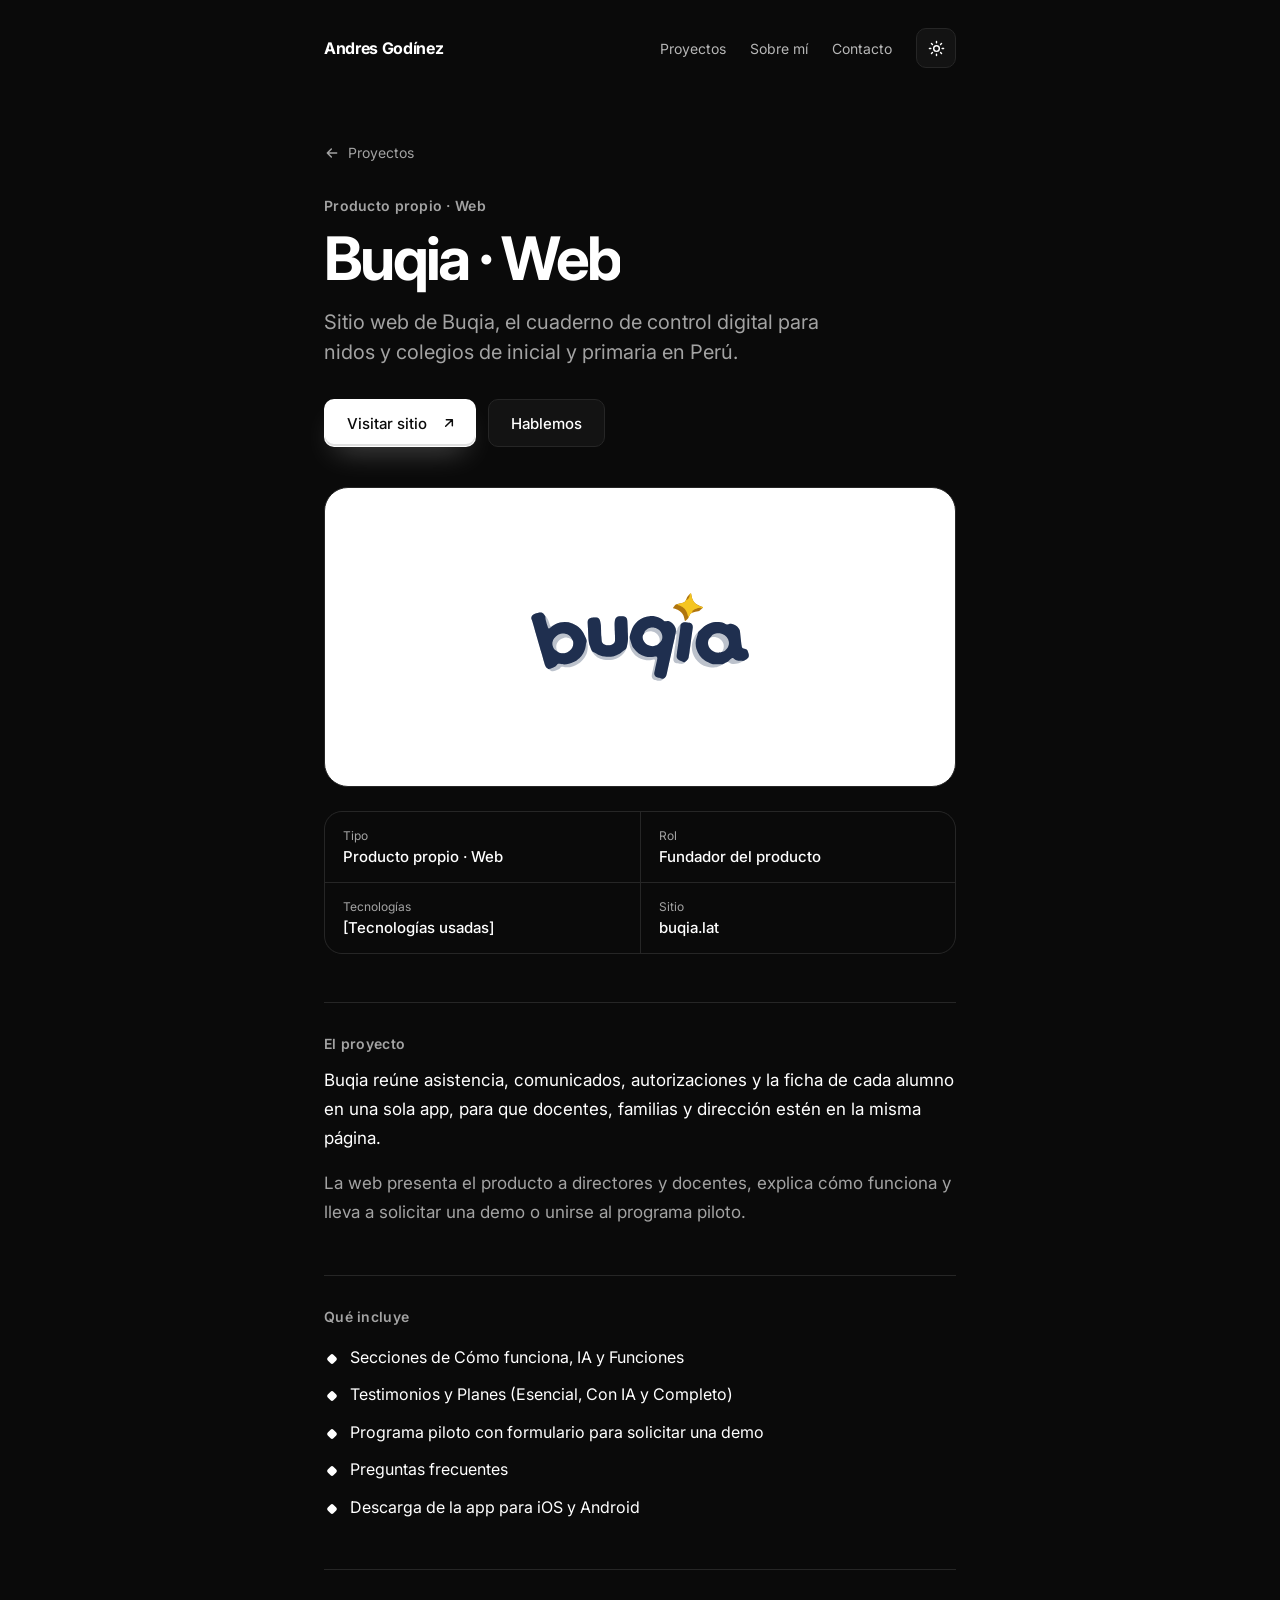
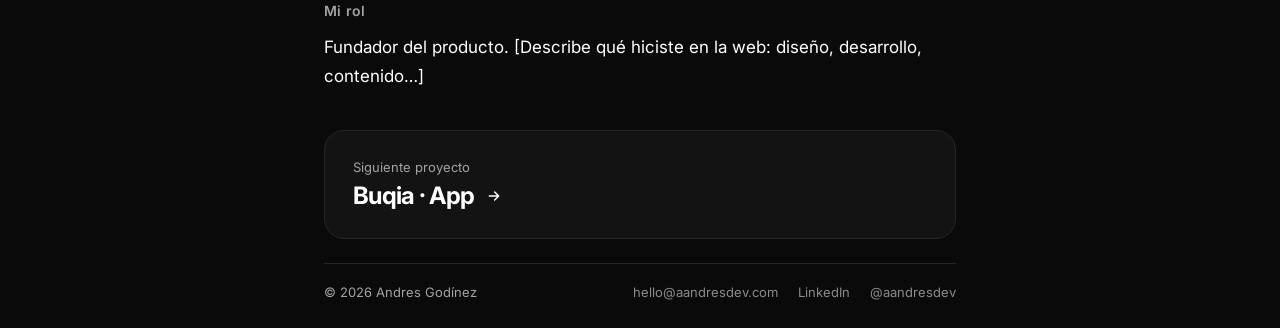
<file: proyectos/buqia-web.html>
<!doctype html>
<html lang="es" data-theme="dark">
<head>
<meta charset="utf-8">
<meta name="viewport" content="width=device-width, initial-scale=1">
<title>Buqia · Web — Andres Godínez</title>
<meta name="description" content="Sitio web de Buqia, el cuaderno de control digital para nidos y colegios de inicial y primaria en Perú.">
<meta property="og:title" content="Buqia · Web — Andres Godínez">
<meta property="og:description" content="Sitio web de Buqia, el cuaderno de control digital para nidos y colegios de inicial y primaria en Perú.">
<meta property="og:image" content="/assets/andres.jpg">
<meta name="theme-color" content="#0A0A0A">
<link rel="icon" href="/assets/andres.jpg">
<script>
  try { var t = localStorage.getItem('theme'); if (t) document.documentElement.dataset.theme = t; } catch (e) {}
</script>
<link rel="preconnect" href="https://fonts.googleapis.com">
<link rel="preconnect" href="https://fonts.gstatic.com" crossorigin>
<link href="https://fonts.googleapis.com/css2?family=Inter:wght@400;500;600;700&family=Sora:wght@700&display=swap" rel="stylesheet">
<link rel="stylesheet" href="/styles.css">
</head>
<body>
<div class="col">
  <header class="nav a-down">
    <a href="/" class="brand">Andres Godínez</a>
    <nav aria-label="Principal">
      <a href="/#proyectos" class="link">Proyectos</a>
      <a href="/#sobre-mi" class="link">Sobre mí</a>
      <button type="button" class="link link-btn" data-open>Contacto</button>
      <button type="button" class="toggle" id="toggle" aria-label="Cambiar tema">
        <svg class="i-sun" width="17" height="17" viewBox="0 0 24 24" fill="none" stroke="currentColor" stroke-width="2" stroke-linecap="round" aria-hidden="true"><circle cx="12" cy="12" r="4"/><path d="M12 2v2M12 20v2M2 12h2M20 12h2M4.9 4.9l1.4 1.4M17.7 17.7l1.4 1.4M4.9 19.1l1.4-1.4M17.7 6.3l1.4-1.4"/></svg>
        <svg class="i-moon" width="17" height="17" viewBox="0 0 24 24" fill="none" stroke="currentColor" stroke-width="2" stroke-linecap="round" stroke-linejoin="round" aria-hidden="true"><path d="M20 14.5A8 8 0 0 1 9.5 4a8 8 0 1 0 10.5 10.5z"/></svg>
      </button>
    </nav>
  </header>

  <main class="pj">
    <a href="/#proyectos" class="back link a-up" style="--d:0ms"><svg width="16" height="16" viewBox="0 0 24 24" fill="none" stroke="currentColor" stroke-width="2.2" stroke-linecap="round" stroke-linejoin="round" aria-hidden="true"><path d="M19 12H5M11 6l-6 6 6 6"/></svg> Proyectos</a>
    <span class="label a-up" style="--d:100ms">Producto propio · Web</span>
    <h1><span class="w"><span style="--d:180ms">Buqia · Web</span></span></h1>
    <p class="lead a-up" style="--d:320ms">Sitio web de Buqia, el cuaderno de control digital para nidos y colegios de inicial y primaria en Perú.</p>
    <div class="actions a-up" style="--d:420ms">
      <a href="https://www.buqia.lat/" target="_blank" rel="noopener" class="btn btn-primary">Visitar sitio <svg width="16" height="16" viewBox="0 0 24 24" fill="none" stroke="currentColor" stroke-width="2.2" stroke-linecap="round" stroke-linejoin="round" aria-hidden="true"><path d="M7 17 17 7M8 7h9v9"/></svg></a>
      <button type="button" class="btn btn-ghost" data-open>Hablemos</button>
    </div>

    <div class="pj-cover a-up" style="--d:520ms" role="img" aria-label="Logo de Buqia · Web"><img class="logo" src="/assets/buqia.svg" alt="" style="width:220px"></div>

    <dl class="pj-meta a-up" style="--d:620ms">
      <div><dt>Tipo</dt><dd>Producto propio · Web</dd></div>
      <div><dt>Rol</dt><dd>Fundador del producto</dd></div>
      <div><dt>Tecnologías</dt><dd>[Tecnologías usadas]</dd></div>
      <div><dt>Sitio</dt><dd><a href="https://www.buqia.lat/" target="_blank" rel="noopener" class="link">buqia.lat</a></dd></div>
    </dl>

    <section class="pj-block">
      <h2 class="label reveal">El proyecto</h2>
      <p class="reveal">Buqia reúne asistencia, comunicados, autorizaciones y la ficha de cada alumno en una sola app, para que docentes, familias y dirección estén en la misma página.</p><p class="reveal muted">La web presenta el producto a directores y docentes, explica cómo funciona y lleva a solicitar una demo o unirse al programa piloto.</p>
    </section>

    <section class="pj-block">
      <h2 class="label reveal">Qué incluye</h2>
      <ul class="pj-list"><li class="reveal">Secciones de Cómo funciona, IA y Funciones</li><li class="reveal">Testimonios y Planes (Esencial, Con IA y Completo)</li><li class="reveal">Programa piloto con formulario para solicitar una demo</li><li class="reveal">Preguntas frecuentes</li><li class="reveal">Descarga de la app para iOS y Android</li></ul>
    </section>

    <section class="pj-block">
      <h2 class="label reveal">Mi rol</h2>
      <p class="reveal">Fundador del producto. [Describe qué hiciste en la web: diseño, desarrollo, contenido…]</p>
    </section>

    <a href="/proyectos/buqia-app" class="pj-next reveal">
      <span class="muted small">Siguiente proyecto</span>
      <span class="pj-next-title">Buqia · App <svg class="ar" width="16" height="16" viewBox="0 0 24 24" fill="none" stroke="currentColor" stroke-width="2.2" stroke-linecap="round" stroke-linejoin="round" aria-hidden="true"><path d="M5 12h14M13 6l6 6-6 6"/></svg></span>
    </a>
  </main>

  <footer class="footer reveal">
    <span>© 2026 Andres Godínez</span>
    <span class="footer-links"><a href="mailto:hello@aandresdev.com" class="link">hello@aandresdev.com</a><a href="#" class="link">LinkedIn</a><a href="#" class="link">@aandresdev</a></span>
  </footer>
</div>

<!-- Popup de contacto -->
<div class="modal" id="modal" role="dialog" aria-modal="true" aria-labelledby="m-title" hidden>
  <div class="m-panel">
    <div class="m-inner">
      <div class="m-top">
        <span class="m-item brand" style="--d:0ms">Andres Godínez</span>
        <button type="button" class="m-item x" id="close" aria-label="Cerrar formulario" style="--d:60ms"><svg width="20" height="20" viewBox="0 0 24 24" fill="none" stroke="currentColor" stroke-width="2" stroke-linecap="round" aria-hidden="true"><path d="M6 6l12 12M18 6 6 18"/></svg></button>
      </div>
      <div class="m-body">
        <div class="m-left">
          <span class="m-item muted label" style="--d:80ms">Contacto</span>
          <h2 id="m-title"><span class="w mw"><span style="--d:120ms">Hablemos</span></span> <span class="w mw"><span style="--d:190ms">de</span></span> <span class="w mw"><span style="--d:260ms">tu</span></span> <span class="w mw"><span style="--d:330ms">proyecto.</span></span></h2>
          <p class="m-item muted m-lead" style="--d:420ms">Cuéntame qué necesitas y te respondo personalmente.</p>
          <div class="m-item m-contact" style="--d:500ms">
            <a href="mailto:hello@aandresdev.com" class="link"><svg width="18" height="18" viewBox="0 0 24 24" fill="none" stroke="currentColor" stroke-width="2" stroke-linecap="round" stroke-linejoin="round" aria-hidden="true"><path d="M3 6h18v12H3zM3 7l9 6 9-6"/></svg>hello@aandresdev.com</a>
            <span class="muted"><svg width="18" height="18" viewBox="0 0 24 24" fill="none" stroke="currentColor" stroke-width="2" stroke-linecap="round" stroke-linejoin="round" aria-hidden="true"><path d="M12 21s-7-6-7-11a7 7 0 0 1 14 0c0 5-7 11-7 11z"/><circle cx="12" cy="10" r="2.5"/></svg>Lima, Perú</span>
          </div>
        </div>
        <div class="m-item m-card" style="--d:220ms">
          <form id="form" novalidate>
            <div class="row2">
              <div class="m-item fld" style="--d:380ms"><label for="f-name">Nombre</label><input class="field" id="f-name" name="name" type="text" placeholder="Tu nombre" autocomplete="name"></div>
              <div class="m-item fld" style="--d:440ms"><label for="f-email">Correo</label><input class="field" id="f-email" name="email" type="email" placeholder="tu@correo.com" autocomplete="email"></div>
            </div>
            <div class="m-item fld" style="--d:500ms"><label for="f-company">Empresa (opcional)</label><input class="field" id="f-company" name="company" type="text" placeholder="Nombre de tu negocio" autocomplete="organization"></div>
            <fieldset class="m-item" style="--d:560ms">
              <legend>¿Qué necesitas?</legend>
              <div class="opts" id="opts">
                <button type="button" class="opt" aria-pressed="true">Web o landing</button>
                <button type="button" class="opt" aria-pressed="false">App móvil</button>
                <button type="button" class="opt" aria-pressed="false">Automatización con IA</button>
                <button type="button" class="opt" aria-pressed="false">Producto SaaS</button>
                <button type="button" class="opt" aria-pressed="false">Otro</button>
              </div>
            </fieldset>
            <div class="m-item fld" style="--d:620ms"><label for="f-msg">Mensaje</label><textarea class="field" id="f-msg" name="msg" rows="4" placeholder="Cuéntame sobre tu proyecto, plazos y lo que tienes en mente"></textarea></div>
            <p class="err" id="err" role="alert" hidden>Escribe tu nombre y un correo válido.</p>
            <button type="submit" class="btn btn-primary btn-block m-item" style="--d:680ms">Enviar mensaje <svg class="ar" width="16" height="16" viewBox="0 0 24 24" fill="none" stroke="currentColor" stroke-width="2.2" stroke-linecap="round" stroke-linejoin="round" aria-hidden="true"><path d="M5 12h14M13 6l6 6-6 6"/></svg></button>
          </form>
          <div class="sent" id="sent" hidden>
            <span class="pop check-wrap"><svg class="check" width="40" height="40" viewBox="0 0 24 24" fill="none" stroke="currentColor" stroke-width="2.4" stroke-linecap="round" stroke-linejoin="round" aria-hidden="true"><path d="m5 12 5 5 9-10"/></svg></span>
            <h3 class="a-up" style="--d:250ms">¡Mensaje listo, <span id="sent-name"></span>!</h3>
            <p class="a-up muted" style="--d:350ms">Se abrió tu correo con el mensaje armado. Envíalo y te respondo pronto.</p>
            <div class="a-up sent-actions" style="--d:450ms">
              <button type="button" class="btn btn-primary" id="sent-close">Cerrar</button>
              <button type="button" class="btn btn-ghost" id="sent-reset">Enviar otro</button>
            </div>
          </div>
        </div>
      </div>
    </div>
  </div>
</div>

<script src="/main.js"></script>
</body>
</html>
</file>
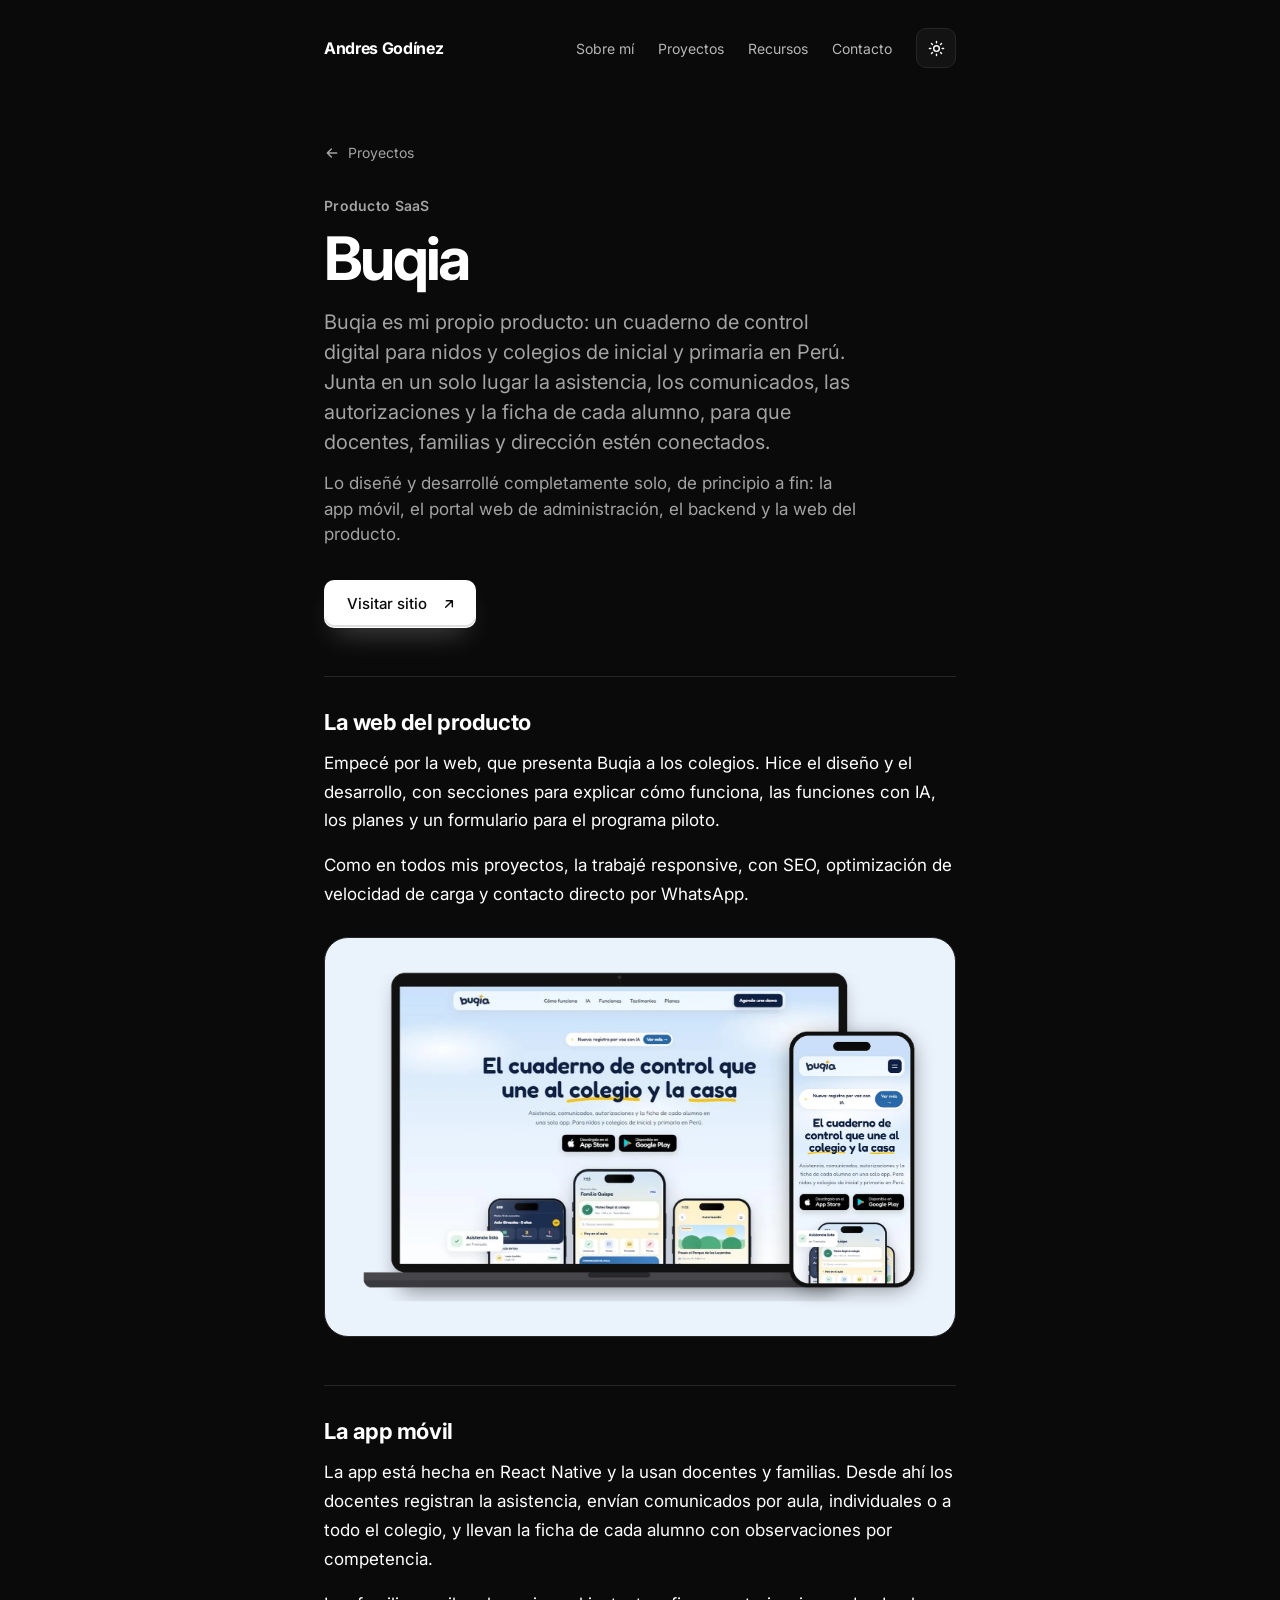
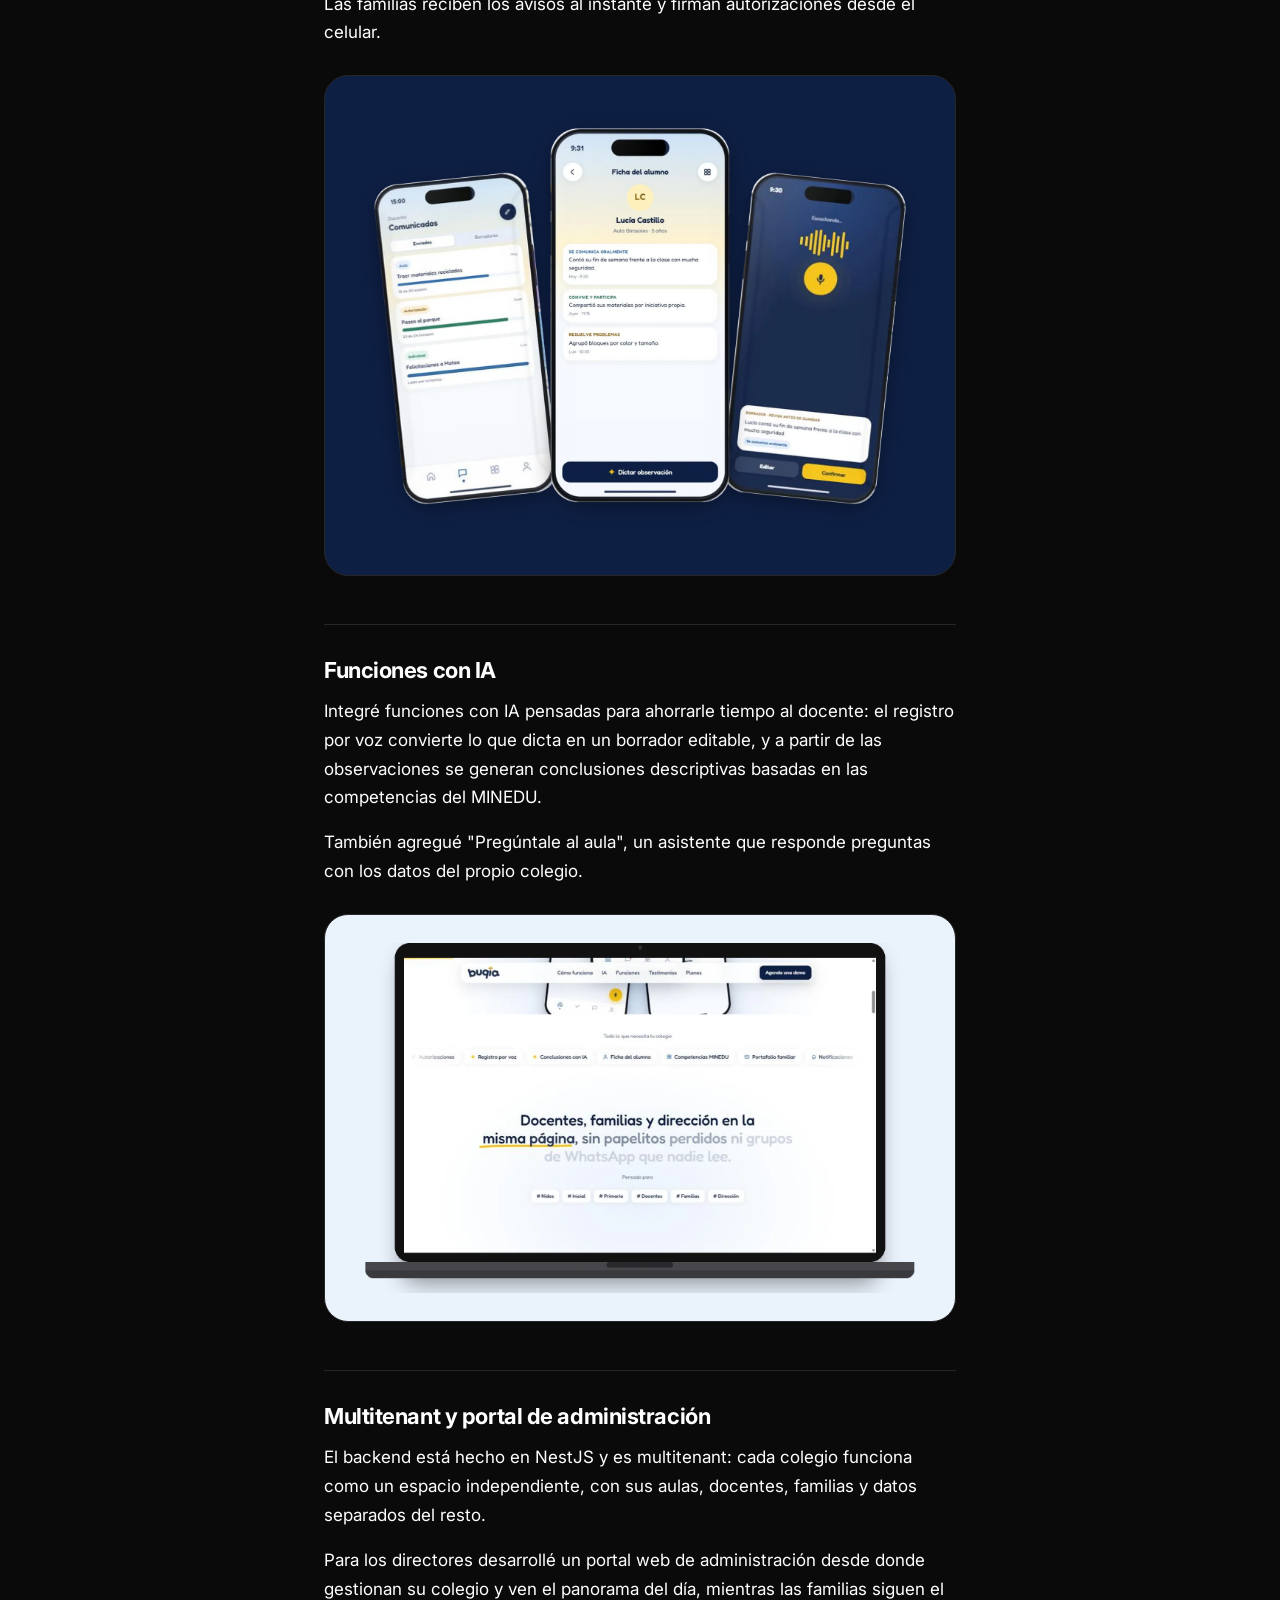
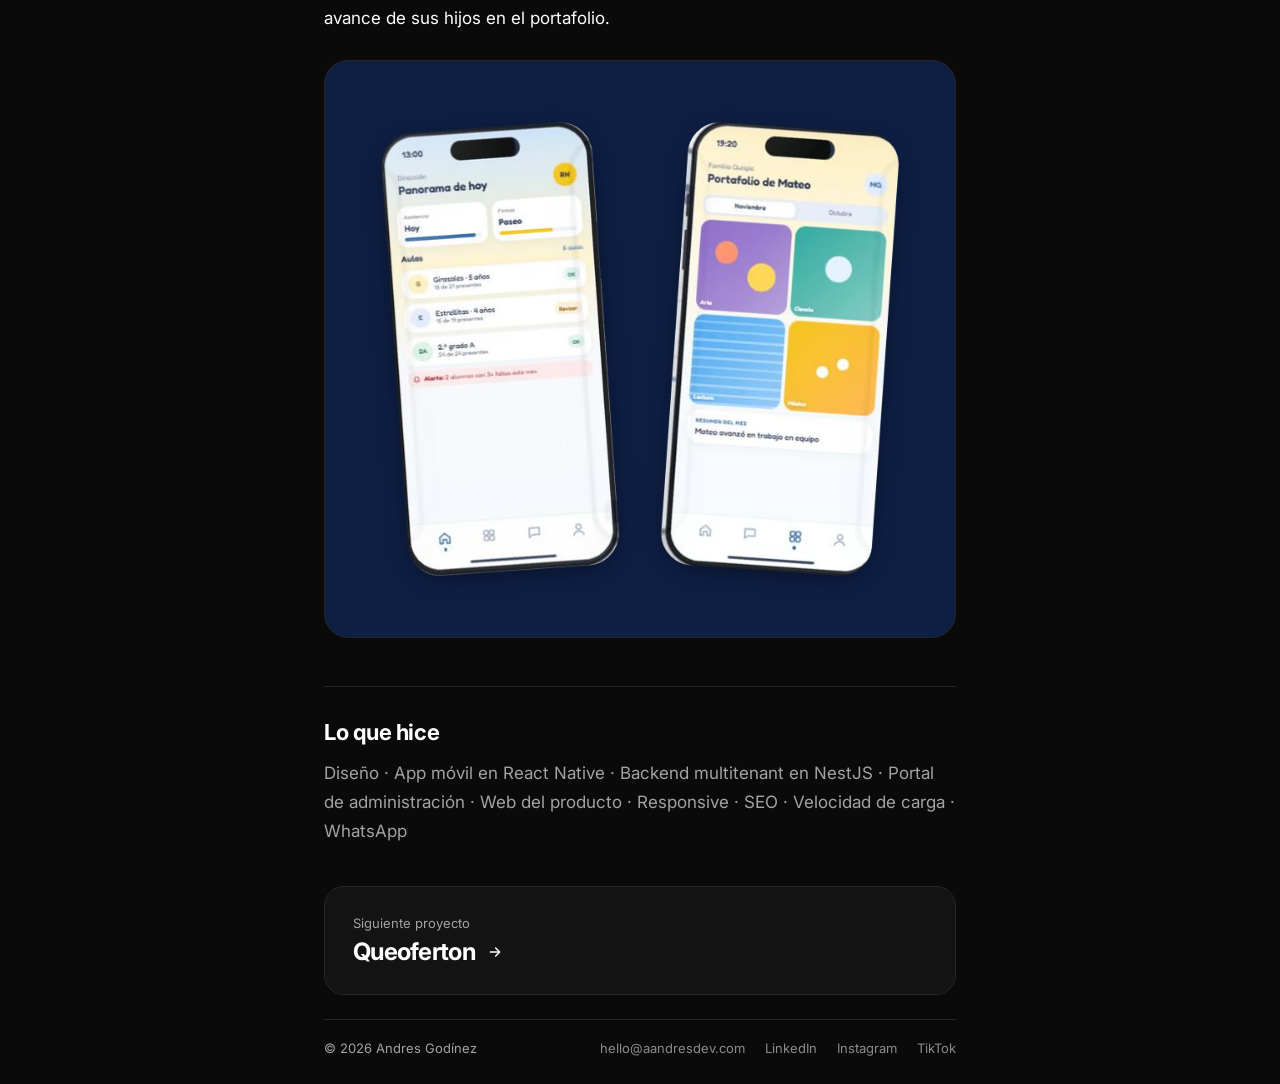
<file: proyectos/buqia.html>
<!doctype html>
<html lang="es" data-theme="dark">
<head>
<meta charset="utf-8">
<meta name="viewport" content="width=device-width, initial-scale=1">
<title>Buqia — Andres Godínez</title>
<meta name="description" content="Mi propio producto: un cuaderno de control digital para nidos y colegios. Diseñé y desarrollé la app, el portal para directores, el backend y la web.">
<meta property="og:title" content="Buqia — Andres Godínez">
<meta property="og:description" content="Mi propio producto: un cuaderno de control digital para nidos y colegios. Diseñé y desarrollé la app, el portal para directores, el backend y la web.">
<meta property="og:image" content="/assets/andres.jpg">
<meta name="theme-color" content="#0A0A0A">
<link rel="icon" type="image/png" sizes="64x64" href="/assets/favicon.png">
<link rel="icon" type="image/png" sizes="512x512" href="/assets/icon-512.png">
<link rel="apple-touch-icon" href="/assets/apple-touch-icon.png">
<script>
  try { var t = localStorage.getItem('theme'); if (t) document.documentElement.dataset.theme = t; } catch (e) {}
</script>
<link rel="preconnect" href="https://fonts.googleapis.com">
<link rel="preconnect" href="https://fonts.gstatic.com" crossorigin>
<link href="https://fonts.googleapis.com/css2?family=Inter:wght@400;500;600;700&family=Sora:wght@700&display=swap" rel="stylesheet">
<link rel="stylesheet" href="/styles.css">
</head>
<body>
<div class="col">
  <header class="nav a-down">
    <a href="/" class="brand">Andres Godínez</a>
    <nav aria-label="Principal">
      <div class="nav-links" id="nav-links">
      <a href="/#sobre-mi" class="link">Sobre mí</a>
      <a href="/proyectos" class="link">Proyectos</a>
      <a href="/recursos" class="link">Recursos</a>
      <button type="button" class="link link-btn" data-open>Contacto</button>
        <div class="nav-social"><a href="https://www.instagram.com/aandresdev/" target="_blank" rel="noopener" aria-label="Instagram"><svg width="20" height="20" viewBox="0 0 24 24" fill="none" stroke="currentColor" stroke-width="1.8" stroke-linecap="round" stroke-linejoin="round" aria-hidden="true"><rect x="3" y="3" width="18" height="18" rx="5"/><circle cx="12" cy="12" r="4"/><path d="M17.5 6.5h.01"/></svg></a><a href="https://www.linkedin.com/in/andresgodinezv/" target="_blank" rel="noopener" aria-label="LinkedIn"><svg width="20" height="20" viewBox="0 0 24 24" fill="none" stroke="currentColor" stroke-width="1.8" stroke-linecap="round" stroke-linejoin="round" aria-hidden="true"><rect x="3" y="3" width="18" height="18" rx="3"/><path d="M8 10v7M8 7v.01M12 17v-7M12 13.5a2.5 2.5 0 0 1 5 0V17"/></svg></a><a href="https://www.tiktok.com/@aandresdev" target="_blank" rel="noopener" aria-label="TikTok"><svg width="20" height="20" viewBox="0 0 24 24" fill="none" stroke="currentColor" stroke-width="1.8" stroke-linecap="round" stroke-linejoin="round" aria-hidden="true"><path d="M14 3c.4 2.4 2 4 4.5 4.3v3c-1.7 0-3.2-.5-4.5-1.4V15a5.5 5.5 0 1 1-5.5-5.5v3A2.5 2.5 0 1 0 11 15V3z"/></svg></a></div>
      </div>
      <button type="button" class="toggle" id="toggle" aria-label="Cambiar tema">
        <svg class="i-sun" width="17" height="17" viewBox="0 0 24 24" fill="none" stroke="currentColor" stroke-width="2" stroke-linecap="round" aria-hidden="true"><circle cx="12" cy="12" r="4"/><path d="M12 2v2M12 20v2M2 12h2M20 12h2M4.9 4.9l1.4 1.4M17.7 17.7l1.4 1.4M4.9 19.1l1.4-1.4M17.7 6.3l1.4-1.4"/></svg>
        <svg class="i-moon" width="17" height="17" viewBox="0 0 24 24" fill="none" stroke="currentColor" stroke-width="2" stroke-linecap="round" stroke-linejoin="round" aria-hidden="true"><path d="M20 14.5A8 8 0 0 1 9.5 4a8 8 0 1 0 10.5 10.5z"/></svg>
      </button>
      <button type="button" class="burger" id="burger" aria-label="Abrir menú" aria-expanded="false" aria-controls="nav-links"><span></span><span></span><span></span></button>
    </nav>
  </header>

  <main class="pj">
    <a href="/proyectos" class="back link a-up" style="--d:0ms"><svg width="16" height="16" viewBox="0 0 24 24" fill="none" stroke="currentColor" stroke-width="2.2" stroke-linecap="round" stroke-linejoin="round" aria-hidden="true"><path d="M19 12H5M11 6l-6 6 6 6"/></svg> Proyectos</a>
    <span class="label a-up" style="--d:100ms">Producto SaaS</span>
    <h1><span class="w"><span style="--d:180ms">Buqia</span></span></h1>
    <p class="lead a-up" style="--d:320ms">Buqia es mi propio producto: un cuaderno de control digital para nidos y colegios de inicial y primaria en Perú. Junta en un solo lugar la asistencia, los comunicados, las autorizaciones y la ficha de cada alumno, para que docentes, familias y dirección estén conectados.</p><p class="lead a-up" style="--d:400ms">Lo diseñé y desarrollé completamente solo, de principio a fin: la app móvil, el portal web de administración, el backend y la web del producto.</p>
    <div class="actions a-up" style="--d:520ms">
      <a href="https://www.buqia.lat/" target="_blank" rel="noopener" class="btn btn-primary">Visitar sitio <svg width="16" height="16" viewBox="0 0 24 24" fill="none" stroke="currentColor" stroke-width="2.2" stroke-linecap="round" stroke-linejoin="round" aria-hidden="true"><path d="M7 17 17 7M8 7h9v9"/></svg></a>
    </div>

    <section class="pj-block">
      <h2 class="pj-h reveal">La web del producto</h2>
      <p class="reveal">Empecé por la web, que presenta Buqia a los colegios. Hice el diseño y el desarrollo, con secciones para explicar cómo funciona, las funciones con IA, los planes y un formulario para el programa piloto.</p><p class="reveal">Como en todos mis proyectos, la trabajé responsive, con SEO, optimización de velocidad de carga y contacto directo por WhatsApp.</p>
    </section>
    <figure class="pj-fig reveal" style="background:#EAF2FC">
      <img src="/assets/proyectos/buqia-1.webp" alt="Web de Buqia en escritorio y celular" loading="lazy">
    </figure>

    <section class="pj-block">
      <h2 class="pj-h reveal">La app móvil</h2>
      <p class="reveal">La app está hecha en React Native y la usan docentes y familias. Desde ahí los docentes registran la asistencia, envían comunicados por aula, individuales o a todo el colegio, y llevan la ficha de cada alumno con observaciones por competencia.</p><p class="reveal">Las familias reciben los avisos al instante y firman autorizaciones desde el celular.</p>
    </section>
    <figure class="pj-fig reveal" style="background:#0E1F44">
      <img src="/assets/proyectos/buqia-app.webp" alt="Pantallas de la app: comunicados, ficha del alumno y registro por voz" loading="lazy">
    </figure>

    <section class="pj-block">
      <h2 class="pj-h reveal">Funciones con IA</h2>
      <p class="reveal">Integré funciones con IA pensadas para ahorrarle tiempo al docente: el registro por voz convierte lo que dicta en un borrador editable, y a partir de las observaciones se generan conclusiones descriptivas basadas en las competencias del MINEDU.</p><p class="reveal">También agregué &quot;Pregúntale al aula&quot;, un asistente que responde preguntas con los datos del propio colegio.</p>
    </section>
    <figure class="pj-fig reveal" style="background:#EAF2FC">
      <img src="/assets/proyectos/buqia-2.webp" alt="Sección de funciones en la web de Buqia" loading="lazy">
    </figure>

    <section class="pj-block">
      <h2 class="pj-h reveal">Multitenant y portal de administración</h2>
      <p class="reveal">El backend está hecho en NestJS y es multitenant: cada colegio funciona como un espacio independiente, con sus aulas, docentes, familias y datos separados del resto.</p><p class="reveal">Para los directores desarrollé un portal web de administración desde donde gestionan su colegio y ven el panorama del día, mientras las familias siguen el avance de sus hijos en el portafolio.</p>
    </section>
    <figure class="pj-fig reveal" style="background:#0E1F44">
      <img src="/assets/proyectos/buqia-app2.webp" alt="Panorama de dirección y portafolio familiar" loading="lazy">
    </figure>

    <section class="pj-block">
      <h2 class="pj-h reveal">Lo que hice</h2>
      <p class="reveal muted">Diseño · App móvil en React Native · Backend multitenant en NestJS · Portal de administración · Web del producto · Responsive · SEO · Velocidad de carga · WhatsApp</p>
    </section>

    <a href="/proyectos/queoferton" class="pj-next reveal">
      <span class="muted small">Siguiente proyecto</span>
      <span class="pj-next-title">Queoferton <svg class="ar" width="16" height="16" viewBox="0 0 24 24" fill="none" stroke="currentColor" stroke-width="2.2" stroke-linecap="round" stroke-linejoin="round" aria-hidden="true"><path d="M5 12h14M13 6l6 6-6 6"/></svg></span>
    </a>
  </main>

  <footer class="footer reveal">
    <span>© 2026 Andres Godínez</span>
    <span class="footer-links"><a href="mailto:hello@aandresdev.com" class="link">hello@aandresdev.com</a><a href="https://www.linkedin.com/in/andresgodinezv/" target="_blank" rel="noopener" class="link soc" aria-label="LinkedIn"><svg class="fi" width="20" height="20" viewBox="0 0 24 24" fill="none" stroke="currentColor" stroke-width="1.8" stroke-linecap="round" stroke-linejoin="round" aria-hidden="true"><rect x="3" y="3" width="18" height="18" rx="3"/><path d="M8 10v7M8 7v.01M12 17v-7M12 13.5a2.5 2.5 0 0 1 5 0V17"/></svg><span class="ft">LinkedIn</span></a><a href="https://www.instagram.com/aandresdev/" target="_blank" rel="noopener" class="link soc" aria-label="Instagram"><svg class="fi" width="20" height="20" viewBox="0 0 24 24" fill="none" stroke="currentColor" stroke-width="1.8" stroke-linecap="round" stroke-linejoin="round" aria-hidden="true"><rect x="3" y="3" width="18" height="18" rx="5"/><circle cx="12" cy="12" r="4"/><path d="M17.5 6.5h.01"/></svg><span class="ft">Instagram</span></a><a href="https://www.tiktok.com/@aandresdev" target="_blank" rel="noopener" class="link soc" aria-label="TikTok"><svg class="fi" width="20" height="20" viewBox="0 0 24 24" fill="none" stroke="currentColor" stroke-width="1.8" stroke-linecap="round" stroke-linejoin="round" aria-hidden="true"><path d="M14 3c.4 2.4 2 4 4.5 4.3v3c-1.7 0-3.2-.5-4.5-1.4V15a5.5 5.5 0 1 1-5.5-5.5v3A2.5 2.5 0 1 0 11 15V3z"/></svg><span class="ft">TikTok</span></a></span>
  </footer>
</div>

<!-- Popup de contacto -->
<div class="modal" id="modal" role="dialog" aria-modal="true" aria-labelledby="m-title" hidden>
  <div class="m-panel">
    <div class="m-inner">
      <div class="m-top">
        <span class="m-item brand" style="--d:0ms">Andres Godínez</span>
        <button type="button" class="m-item x" id="close" aria-label="Cerrar formulario" style="--d:60ms"><svg width="20" height="20" viewBox="0 0 24 24" fill="none" stroke="currentColor" stroke-width="2" stroke-linecap="round" aria-hidden="true"><path d="M6 6l12 12M18 6 6 18"/></svg></button>
      </div>
      <div class="m-body">
        <div class="m-left">
          <span class="m-item muted label" style="--d:80ms">Contacto</span>
          <h2 id="m-title"><span class="w mw"><span style="--d:120ms">Hablemos</span></span> <span class="w mw"><span style="--d:190ms">de</span></span> <span class="w mw"><span style="--d:260ms">tu</span></span> <span class="w mw"><span style="--d:330ms">proyecto.</span></span></h2>
          <p class="m-item muted m-lead" style="--d:420ms">Cuéntame qué necesitas y te respondo personalmente.</p>
          <div class="m-item m-contact" style="--d:500ms">
            <a href="mailto:hello@aandresdev.com" class="link"><svg width="18" height="18" viewBox="0 0 24 24" fill="none" stroke="currentColor" stroke-width="2" stroke-linecap="round" stroke-linejoin="round" aria-hidden="true"><path d="M3 6h18v12H3zM3 7l9 6 9-6"/></svg>hello@aandresdev.com</a>
            <span class="muted"><svg width="18" height="18" viewBox="0 0 24 24" fill="none" stroke="currentColor" stroke-width="2" stroke-linecap="round" stroke-linejoin="round" aria-hidden="true"><path d="M12 21s-7-6-7-11a7 7 0 0 1 14 0c0 5-7 11-7 11z"/><circle cx="12" cy="10" r="2.5"/></svg>Lima, Perú</span>
            <span class="m-socials"><a href="https://www.linkedin.com/in/andresgodinezv/" target="_blank" rel="noopener" class="link">LinkedIn</a><a href="https://www.instagram.com/aandresdev/" target="_blank" rel="noopener" class="link">Instagram</a><a href="https://www.tiktok.com/@aandresdev" target="_blank" rel="noopener" class="link">TikTok</a></span>
          </div>
        </div>
        <div class="m-item m-card" style="--d:220ms">
          <form id="form" novalidate>
            <div class="row2">
              <div class="m-item fld" style="--d:380ms"><label for="f-name">Nombre</label><input class="field" id="f-name" name="name" type="text" placeholder="Tu nombre" autocomplete="name"></div>
              <div class="m-item fld" style="--d:440ms"><label for="f-email">Correo</label><input class="field" id="f-email" name="email" type="email" placeholder="tu@correo.com" autocomplete="email"></div>
            </div>
            <div class="m-item fld" style="--d:500ms"><label for="f-company">Empresa (opcional)</label><input class="field" id="f-company" name="company" type="text" placeholder="Nombre de tu negocio" autocomplete="organization"></div>
            <fieldset class="m-item" style="--d:560ms">
              <legend>¿Qué necesitas?</legend>
              <div class="opts" id="opts">
                <button type="button" class="opt" aria-pressed="true">Crear un proyecto</button>
                <button type="button" class="opt" aria-pressed="false">Colaboración de contenido</button>
                <button type="button" class="opt" aria-pressed="false">Automatizar mi empresa</button>
              </div>
            </fieldset>
            <div class="m-item fld" style="--d:620ms"><label for="f-msg">Mensaje</label><textarea class="field" id="f-msg" name="msg" rows="4" placeholder="Cuéntame sobre tu proyecto, plazos y lo que tienes en mente"></textarea></div>
            <p class="err" id="err" role="alert" hidden>Escribe tu nombre y un correo válido.</p>
            <button type="submit" class="btn btn-primary btn-block m-item" style="--d:680ms">Enviar mensaje <svg class="ar" width="16" height="16" viewBox="0 0 24 24" fill="none" stroke="currentColor" stroke-width="2.2" stroke-linecap="round" stroke-linejoin="round" aria-hidden="true"><path d="M5 12h14M13 6l6 6-6 6"/></svg></button>
          </form>
          <div class="sent" id="sent" hidden>
            <span class="pop check-wrap"><svg class="check" width="40" height="40" viewBox="0 0 24 24" fill="none" stroke="currentColor" stroke-width="2.4" stroke-linecap="round" stroke-linejoin="round" aria-hidden="true"><path d="m5 12 5 5 9-10"/></svg></span>
            <h3 class="a-up" style="--d:250ms">¡Mensaje listo, <span id="sent-name"></span>!</h3>
            <p class="a-up muted" style="--d:350ms">Se abrió tu correo con el mensaje armado. Envíalo y te respondo pronto.</p>
            <div class="a-up sent-actions" style="--d:450ms">
              <button type="button" class="btn btn-primary" id="sent-close">Cerrar</button>
              <button type="button" class="btn btn-ghost" id="sent-reset">Enviar otro</button>
            </div>
          </div>
        </div>
      </div>
    </div>
  </div>
</div>

<script src="/main.js"></script>
</body>
</html>
</file>
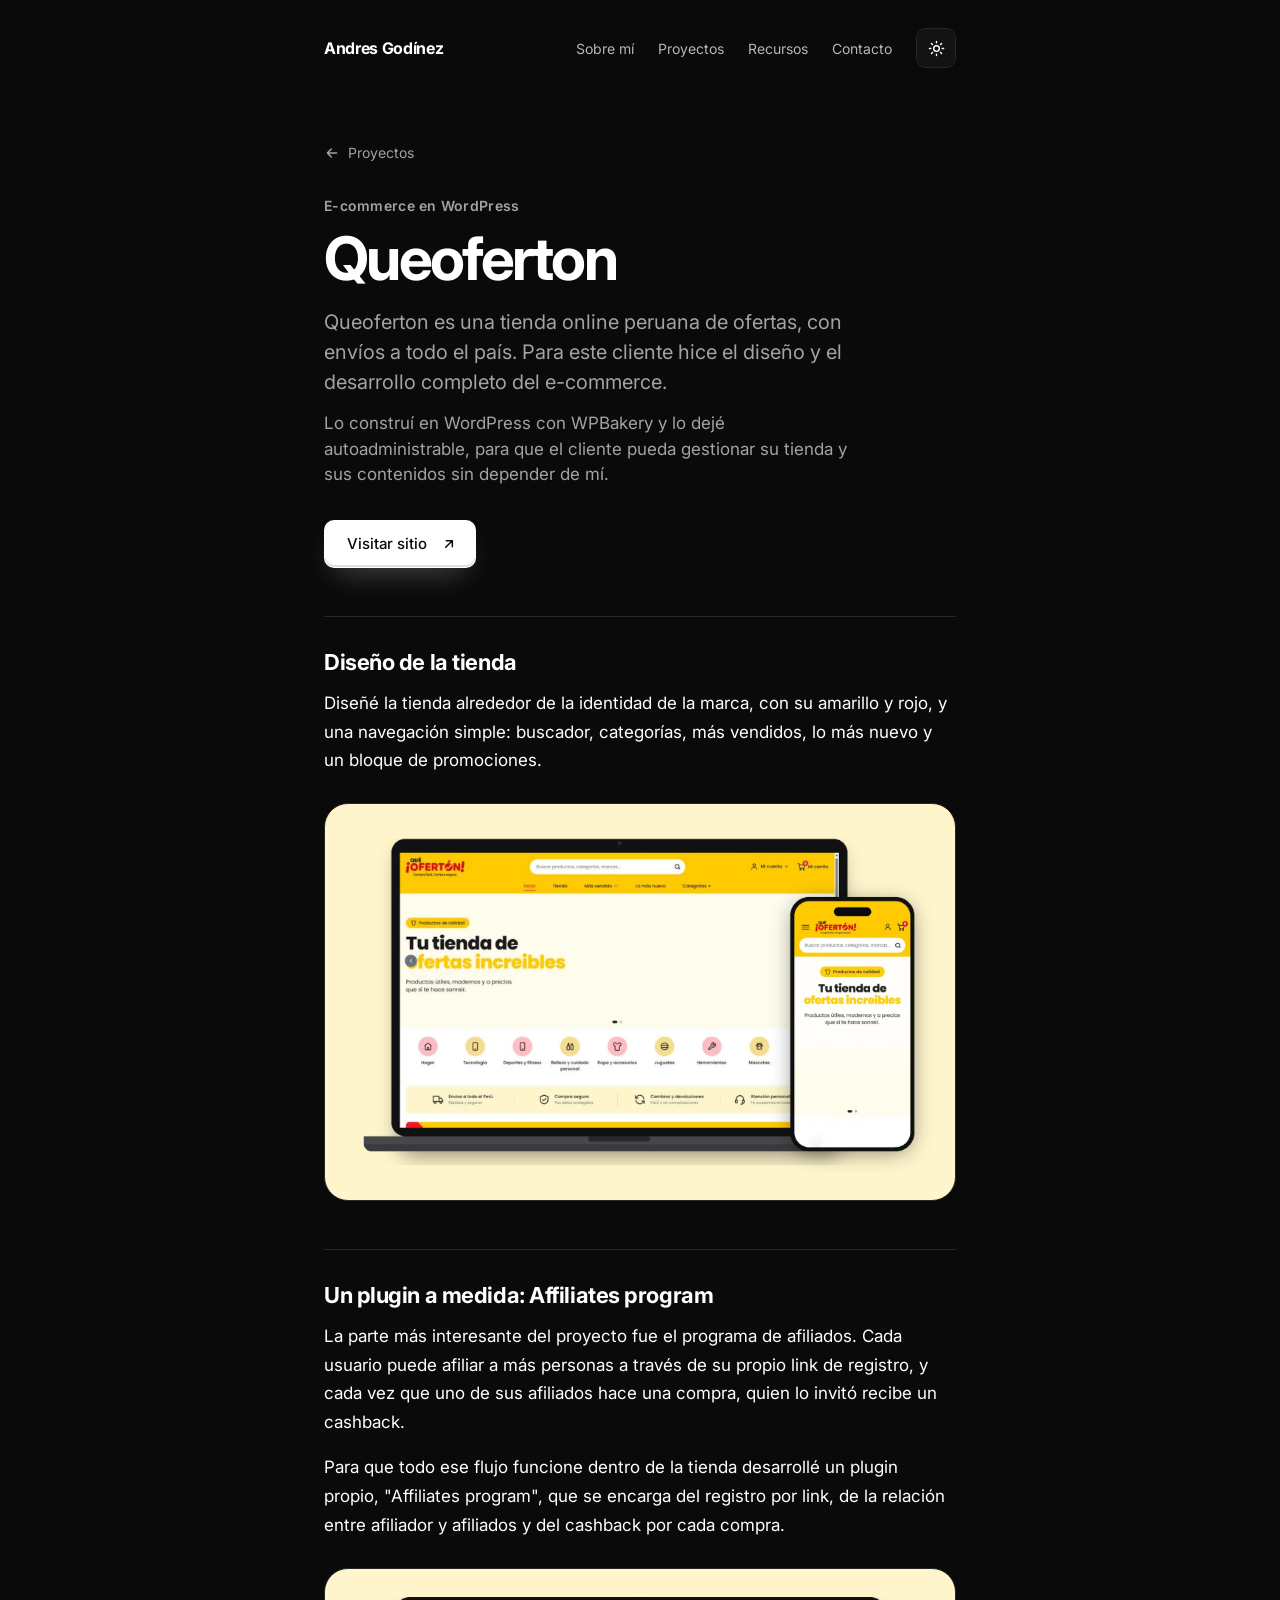
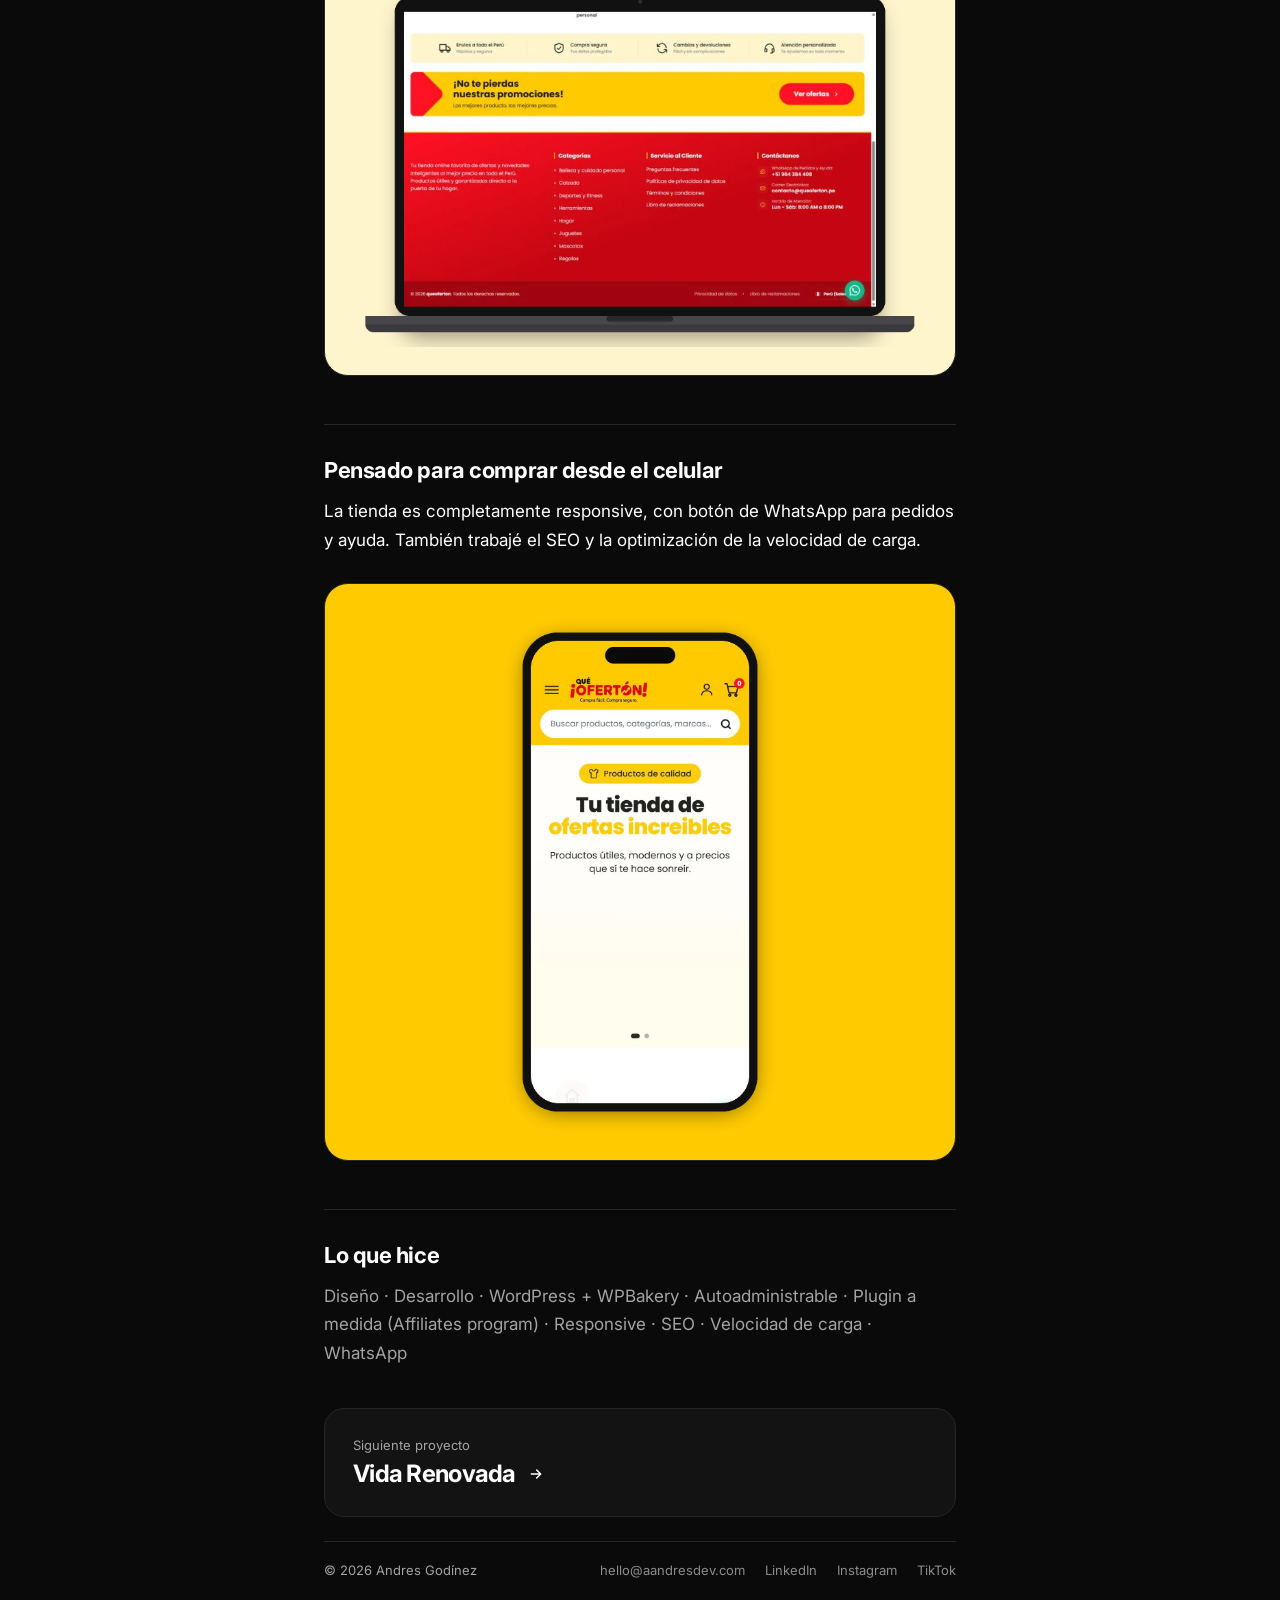
<file: proyectos/queoferton.html>
<!doctype html>
<html lang="es" data-theme="dark">
<head>
<meta charset="utf-8">
<meta name="viewport" content="width=device-width, initial-scale=1">
<title>Queoferton — Andres Godínez</title>
<meta name="description" content="E-commerce para un cliente en WordPress con WPBakery, con un plugin a medida para su programa de afiliados.">
<meta property="og:title" content="Queoferton — Andres Godínez">
<meta property="og:description" content="E-commerce para un cliente en WordPress con WPBakery, con un plugin a medida para su programa de afiliados.">
<meta property="og:image" content="/assets/andres.jpg">
<meta name="theme-color" content="#0A0A0A">
<link rel="icon" type="image/png" sizes="64x64" href="/assets/favicon.png">
<link rel="icon" type="image/png" sizes="512x512" href="/assets/icon-512.png">
<link rel="apple-touch-icon" href="/assets/apple-touch-icon.png">
<script>
  try { var t = localStorage.getItem('theme'); if (t) document.documentElement.dataset.theme = t; } catch (e) {}
</script>
<link rel="preconnect" href="https://fonts.googleapis.com">
<link rel="preconnect" href="https://fonts.gstatic.com" crossorigin>
<link href="https://fonts.googleapis.com/css2?family=Inter:wght@400;500;600;700&family=Sora:wght@700&display=swap" rel="stylesheet">
<link rel="stylesheet" href="/styles.css">
</head>
<body>
<div class="col">
  <header class="nav a-down">
    <a href="/" class="brand">Andres Godínez</a>
    <nav aria-label="Principal">
      <div class="nav-links" id="nav-links">
      <a href="/#sobre-mi" class="link">Sobre mí</a>
      <a href="/proyectos" class="link">Proyectos</a>
      <a href="/recursos" class="link">Recursos</a>
      <button type="button" class="link link-btn" data-open>Contacto</button>
        <div class="nav-social"><a href="https://www.instagram.com/aandresdev/" target="_blank" rel="noopener" aria-label="Instagram"><svg width="20" height="20" viewBox="0 0 24 24" fill="none" stroke="currentColor" stroke-width="1.8" stroke-linecap="round" stroke-linejoin="round" aria-hidden="true"><rect x="3" y="3" width="18" height="18" rx="5"/><circle cx="12" cy="12" r="4"/><path d="M17.5 6.5h.01"/></svg></a><a href="https://www.linkedin.com/in/andresgodinezv/" target="_blank" rel="noopener" aria-label="LinkedIn"><svg width="20" height="20" viewBox="0 0 24 24" fill="none" stroke="currentColor" stroke-width="1.8" stroke-linecap="round" stroke-linejoin="round" aria-hidden="true"><rect x="3" y="3" width="18" height="18" rx="3"/><path d="M8 10v7M8 7v.01M12 17v-7M12 13.5a2.5 2.5 0 0 1 5 0V17"/></svg></a><a href="https://www.tiktok.com/@aandresdev" target="_blank" rel="noopener" aria-label="TikTok"><svg width="20" height="20" viewBox="0 0 24 24" fill="none" stroke="currentColor" stroke-width="1.8" stroke-linecap="round" stroke-linejoin="round" aria-hidden="true"><path d="M14 3c.4 2.4 2 4 4.5 4.3v3c-1.7 0-3.2-.5-4.5-1.4V15a5.5 5.5 0 1 1-5.5-5.5v3A2.5 2.5 0 1 0 11 15V3z"/></svg></a></div>
      </div>
      <button type="button" class="toggle" id="toggle" aria-label="Cambiar tema">
        <svg class="i-sun" width="17" height="17" viewBox="0 0 24 24" fill="none" stroke="currentColor" stroke-width="2" stroke-linecap="round" aria-hidden="true"><circle cx="12" cy="12" r="4"/><path d="M12 2v2M12 20v2M2 12h2M20 12h2M4.9 4.9l1.4 1.4M17.7 17.7l1.4 1.4M4.9 19.1l1.4-1.4M17.7 6.3l1.4-1.4"/></svg>
        <svg class="i-moon" width="17" height="17" viewBox="0 0 24 24" fill="none" stroke="currentColor" stroke-width="2" stroke-linecap="round" stroke-linejoin="round" aria-hidden="true"><path d="M20 14.5A8 8 0 0 1 9.5 4a8 8 0 1 0 10.5 10.5z"/></svg>
      </button>
      <button type="button" class="burger" id="burger" aria-label="Abrir menú" aria-expanded="false" aria-controls="nav-links"><span></span><span></span><span></span></button>
    </nav>
  </header>

  <main class="pj">
    <a href="/proyectos" class="back link a-up" style="--d:0ms"><svg width="16" height="16" viewBox="0 0 24 24" fill="none" stroke="currentColor" stroke-width="2.2" stroke-linecap="round" stroke-linejoin="round" aria-hidden="true"><path d="M19 12H5M11 6l-6 6 6 6"/></svg> Proyectos</a>
    <span class="label a-up" style="--d:100ms">E-commerce en WordPress</span>
    <h1><span class="w"><span style="--d:180ms">Queoferton</span></span></h1>
    <p class="lead a-up" style="--d:320ms">Queoferton es una tienda online peruana de ofertas, con envíos a todo el país. Para este cliente hice el diseño y el desarrollo completo del e-commerce.</p><p class="lead a-up" style="--d:400ms">Lo construí en WordPress con WPBakery y lo dejé autoadministrable, para que el cliente pueda gestionar su tienda y sus contenidos sin depender de mí.</p>
    <div class="actions a-up" style="--d:520ms">
      <a href="https://queofertonperu.com/" target="_blank" rel="noopener" class="btn btn-primary">Visitar sitio <svg width="16" height="16" viewBox="0 0 24 24" fill="none" stroke="currentColor" stroke-width="2.2" stroke-linecap="round" stroke-linejoin="round" aria-hidden="true"><path d="M7 17 17 7M8 7h9v9"/></svg></a>
    </div>

    <section class="pj-block">
      <h2 class="pj-h reveal">Diseño de la tienda</h2>
      <p class="reveal">Diseñé la tienda alrededor de la identidad de la marca, con su amarillo y rojo, y una navegación simple: buscador, categorías, más vendidos, lo más nuevo y un bloque de promociones.</p>
    </section>
    <figure class="pj-fig reveal" style="background:#FFF5CC">
      <img src="/assets/proyectos/queo-1.webp" alt="Queoferton en escritorio y celular" loading="lazy">
    </figure>

    <section class="pj-block">
      <h2 class="pj-h reveal">Un plugin a medida: Affiliates program</h2>
      <p class="reveal">La parte más interesante del proyecto fue el programa de afiliados. Cada usuario puede afiliar a más personas a través de su propio link de registro, y cada vez que uno de sus afiliados hace una compra, quien lo invitó recibe un cashback.</p><p class="reveal">Para que todo ese flujo funcione dentro de la tienda desarrollé un plugin propio, &quot;Affiliates program&quot;, que se encarga del registro por link, de la relación entre afiliador y afiliados y del cashback por cada compra.</p>
    </section>
    <figure class="pj-fig reveal" style="background:#FFF5CC">
      <img src="/assets/proyectos/queo-2.webp" alt="Promociones y pie de página de la tienda" loading="lazy">
    </figure>

    <section class="pj-block">
      <h2 class="pj-h reveal">Pensado para comprar desde el celular</h2>
      <p class="reveal">La tienda es completamente responsive, con botón de WhatsApp para pedidos y ayuda. También trabajé el SEO y la optimización de la velocidad de carga.</p>
    </section>
    <figure class="pj-fig reveal" style="background:#FFCB00">
      <img src="/assets/proyectos/queo-3.webp" alt="Queoferton en celular" loading="lazy">
    </figure>

    <section class="pj-block">
      <h2 class="pj-h reveal">Lo que hice</h2>
      <p class="reveal muted">Diseño · Desarrollo · WordPress + WPBakery · Autoadministrable · Plugin a medida (Affiliates program) · Responsive · SEO · Velocidad de carga · WhatsApp</p>
    </section>

    <a href="/proyectos/vida-renovada" class="pj-next reveal">
      <span class="muted small">Siguiente proyecto</span>
      <span class="pj-next-title">Vida Renovada <svg class="ar" width="16" height="16" viewBox="0 0 24 24" fill="none" stroke="currentColor" stroke-width="2.2" stroke-linecap="round" stroke-linejoin="round" aria-hidden="true"><path d="M5 12h14M13 6l6 6-6 6"/></svg></span>
    </a>
  </main>

  <footer class="footer reveal">
    <span>© 2026 Andres Godínez</span>
    <span class="footer-links"><a href="mailto:hello@aandresdev.com" class="link">hello@aandresdev.com</a><a href="https://www.linkedin.com/in/andresgodinezv/" target="_blank" rel="noopener" class="link soc" aria-label="LinkedIn"><svg class="fi" width="20" height="20" viewBox="0 0 24 24" fill="none" stroke="currentColor" stroke-width="1.8" stroke-linecap="round" stroke-linejoin="round" aria-hidden="true"><rect x="3" y="3" width="18" height="18" rx="3"/><path d="M8 10v7M8 7v.01M12 17v-7M12 13.5a2.5 2.5 0 0 1 5 0V17"/></svg><span class="ft">LinkedIn</span></a><a href="https://www.instagram.com/aandresdev/" target="_blank" rel="noopener" class="link soc" aria-label="Instagram"><svg class="fi" width="20" height="20" viewBox="0 0 24 24" fill="none" stroke="currentColor" stroke-width="1.8" stroke-linecap="round" stroke-linejoin="round" aria-hidden="true"><rect x="3" y="3" width="18" height="18" rx="5"/><circle cx="12" cy="12" r="4"/><path d="M17.5 6.5h.01"/></svg><span class="ft">Instagram</span></a><a href="https://www.tiktok.com/@aandresdev" target="_blank" rel="noopener" class="link soc" aria-label="TikTok"><svg class="fi" width="20" height="20" viewBox="0 0 24 24" fill="none" stroke="currentColor" stroke-width="1.8" stroke-linecap="round" stroke-linejoin="round" aria-hidden="true"><path d="M14 3c.4 2.4 2 4 4.5 4.3v3c-1.7 0-3.2-.5-4.5-1.4V15a5.5 5.5 0 1 1-5.5-5.5v3A2.5 2.5 0 1 0 11 15V3z"/></svg><span class="ft">TikTok</span></a></span>
  </footer>
</div>

<!-- Popup de contacto -->
<div class="modal" id="modal" role="dialog" aria-modal="true" aria-labelledby="m-title" hidden>
  <div class="m-panel">
    <div class="m-inner">
      <div class="m-top">
        <span class="m-item brand" style="--d:0ms">Andres Godínez</span>
        <button type="button" class="m-item x" id="close" aria-label="Cerrar formulario" style="--d:60ms"><svg width="20" height="20" viewBox="0 0 24 24" fill="none" stroke="currentColor" stroke-width="2" stroke-linecap="round" aria-hidden="true"><path d="M6 6l12 12M18 6 6 18"/></svg></button>
      </div>
      <div class="m-body">
        <div class="m-left">
          <span class="m-item muted label" style="--d:80ms">Contacto</span>
          <h2 id="m-title"><span class="w mw"><span style="--d:120ms">Hablemos</span></span> <span class="w mw"><span style="--d:190ms">de</span></span> <span class="w mw"><span style="--d:260ms">tu</span></span> <span class="w mw"><span style="--d:330ms">proyecto.</span></span></h2>
          <p class="m-item muted m-lead" style="--d:420ms">Cuéntame qué necesitas y te respondo personalmente.</p>
          <div class="m-item m-contact" style="--d:500ms">
            <a href="mailto:hello@aandresdev.com" class="link"><svg width="18" height="18" viewBox="0 0 24 24" fill="none" stroke="currentColor" stroke-width="2" stroke-linecap="round" stroke-linejoin="round" aria-hidden="true"><path d="M3 6h18v12H3zM3 7l9 6 9-6"/></svg>hello@aandresdev.com</a>
            <span class="muted"><svg width="18" height="18" viewBox="0 0 24 24" fill="none" stroke="currentColor" stroke-width="2" stroke-linecap="round" stroke-linejoin="round" aria-hidden="true"><path d="M12 21s-7-6-7-11a7 7 0 0 1 14 0c0 5-7 11-7 11z"/><circle cx="12" cy="10" r="2.5"/></svg>Lima, Perú</span>
            <span class="m-socials"><a href="https://www.linkedin.com/in/andresgodinezv/" target="_blank" rel="noopener" class="link">LinkedIn</a><a href="https://www.instagram.com/aandresdev/" target="_blank" rel="noopener" class="link">Instagram</a><a href="https://www.tiktok.com/@aandresdev" target="_blank" rel="noopener" class="link">TikTok</a></span>
          </div>
        </div>
        <div class="m-item m-card" style="--d:220ms">
          <form id="form" novalidate>
            <div class="row2">
              <div class="m-item fld" style="--d:380ms"><label for="f-name">Nombre</label><input class="field" id="f-name" name="name" type="text" placeholder="Tu nombre" autocomplete="name"></div>
              <div class="m-item fld" style="--d:440ms"><label for="f-email">Correo</label><input class="field" id="f-email" name="email" type="email" placeholder="tu@correo.com" autocomplete="email"></div>
            </div>
            <div class="m-item fld" style="--d:500ms"><label for="f-company">Empresa (opcional)</label><input class="field" id="f-company" name="company" type="text" placeholder="Nombre de tu negocio" autocomplete="organization"></div>
            <fieldset class="m-item" style="--d:560ms">
              <legend>¿Qué necesitas?</legend>
              <div class="opts" id="opts">
                <button type="button" class="opt" aria-pressed="true">Crear un proyecto</button>
                <button type="button" class="opt" aria-pressed="false">Colaboración de contenido</button>
                <button type="button" class="opt" aria-pressed="false">Automatizar mi empresa</button>
              </div>
            </fieldset>
            <div class="m-item fld" style="--d:620ms"><label for="f-msg">Mensaje</label><textarea class="field" id="f-msg" name="msg" rows="4" placeholder="Cuéntame sobre tu proyecto, plazos y lo que tienes en mente"></textarea></div>
            <p class="err" id="err" role="alert" hidden>Escribe tu nombre y un correo válido.</p>
            <button type="submit" class="btn btn-primary btn-block m-item" style="--d:680ms">Enviar mensaje <svg class="ar" width="16" height="16" viewBox="0 0 24 24" fill="none" stroke="currentColor" stroke-width="2.2" stroke-linecap="round" stroke-linejoin="round" aria-hidden="true"><path d="M5 12h14M13 6l6 6-6 6"/></svg></button>
          </form>
          <div class="sent" id="sent" hidden>
            <span class="pop check-wrap"><svg class="check" width="40" height="40" viewBox="0 0 24 24" fill="none" stroke="currentColor" stroke-width="2.4" stroke-linecap="round" stroke-linejoin="round" aria-hidden="true"><path d="m5 12 5 5 9-10"/></svg></span>
            <h3 class="a-up" style="--d:250ms">¡Mensaje listo, <span id="sent-name"></span>!</h3>
            <p class="a-up muted" style="--d:350ms">Se abrió tu correo con el mensaje armado. Envíalo y te respondo pronto.</p>
            <div class="a-up sent-actions" style="--d:450ms">
              <button type="button" class="btn btn-primary" id="sent-close">Cerrar</button>
              <button type="button" class="btn btn-ghost" id="sent-reset">Enviar otro</button>
            </div>
          </div>
        </div>
      </div>
    </div>
  </div>
</div>

<script src="/main.js"></script>
</body>
</html>
</file>
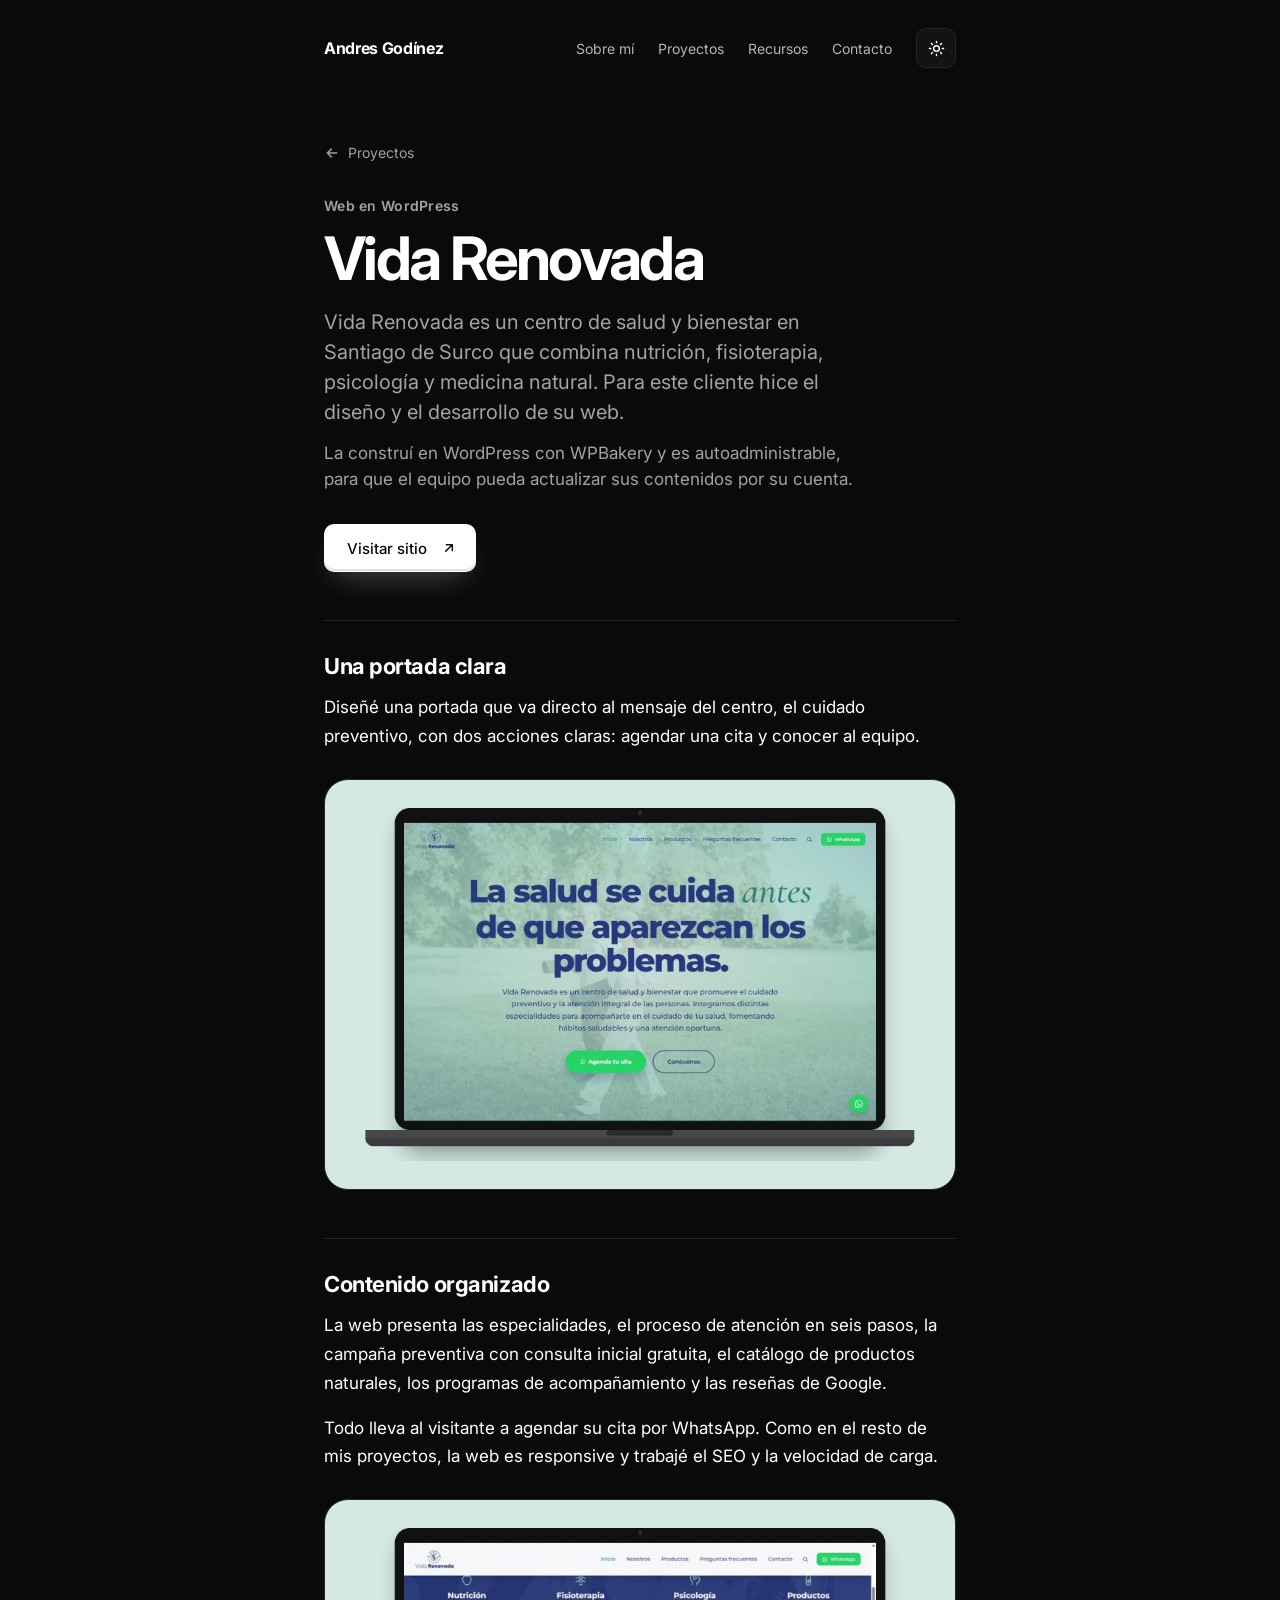
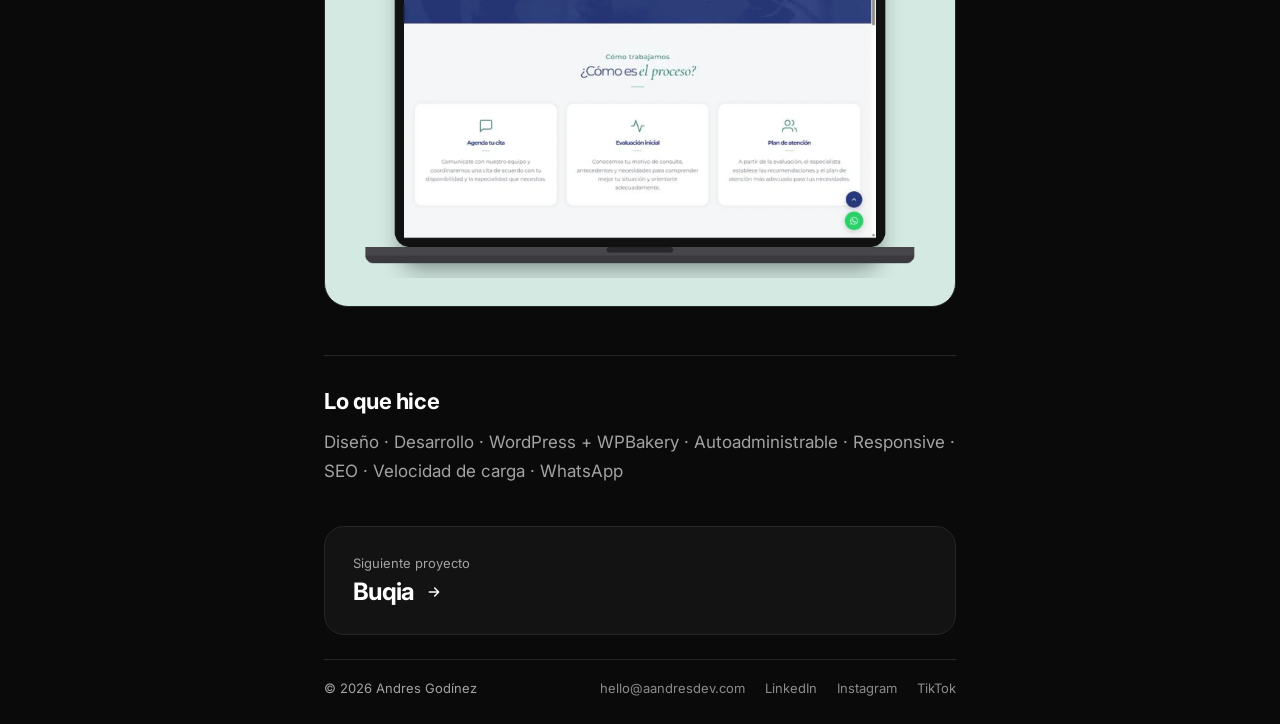
<file: proyectos/vida-renovada.html>
<!doctype html>
<html lang="es" data-theme="dark">
<head>
<meta charset="utf-8">
<meta name="viewport" content="width=device-width, initial-scale=1">
<title>Vida Renovada — Andres Godínez</title>
<meta name="description" content="Web autoadministrable en WordPress con WPBakery para un centro de salud y bienestar en Santiago de Surco.">
<meta property="og:title" content="Vida Renovada — Andres Godínez">
<meta property="og:description" content="Web autoadministrable en WordPress con WPBakery para un centro de salud y bienestar en Santiago de Surco.">
<meta property="og:image" content="/assets/andres.jpg">
<meta name="theme-color" content="#0A0A0A">
<link rel="icon" type="image/png" sizes="64x64" href="/assets/favicon.png">
<link rel="icon" type="image/png" sizes="512x512" href="/assets/icon-512.png">
<link rel="apple-touch-icon" href="/assets/apple-touch-icon.png">
<script>
  try { var t = localStorage.getItem('theme'); if (t) document.documentElement.dataset.theme = t; } catch (e) {}
</script>
<link rel="preconnect" href="https://fonts.googleapis.com">
<link rel="preconnect" href="https://fonts.gstatic.com" crossorigin>
<link href="https://fonts.googleapis.com/css2?family=Inter:wght@400;500;600;700&family=Sora:wght@700&display=swap" rel="stylesheet">
<link rel="stylesheet" href="/styles.css">
</head>
<body>
<div class="col">
  <header class="nav a-down">
    <a href="/" class="brand">Andres Godínez</a>
    <nav aria-label="Principal">
      <div class="nav-links" id="nav-links">
      <a href="/#sobre-mi" class="link">Sobre mí</a>
      <a href="/proyectos" class="link">Proyectos</a>
      <a href="/recursos" class="link">Recursos</a>
      <button type="button" class="link link-btn" data-open>Contacto</button>
        <div class="nav-social"><a href="https://www.instagram.com/aandresdev/" target="_blank" rel="noopener" aria-label="Instagram"><svg width="20" height="20" viewBox="0 0 24 24" fill="none" stroke="currentColor" stroke-width="1.8" stroke-linecap="round" stroke-linejoin="round" aria-hidden="true"><rect x="3" y="3" width="18" height="18" rx="5"/><circle cx="12" cy="12" r="4"/><path d="M17.5 6.5h.01"/></svg></a><a href="https://www.linkedin.com/in/andresgodinezv/" target="_blank" rel="noopener" aria-label="LinkedIn"><svg width="20" height="20" viewBox="0 0 24 24" fill="none" stroke="currentColor" stroke-width="1.8" stroke-linecap="round" stroke-linejoin="round" aria-hidden="true"><rect x="3" y="3" width="18" height="18" rx="3"/><path d="M8 10v7M8 7v.01M12 17v-7M12 13.5a2.5 2.5 0 0 1 5 0V17"/></svg></a><a href="https://www.tiktok.com/@aandresdev" target="_blank" rel="noopener" aria-label="TikTok"><svg width="20" height="20" viewBox="0 0 24 24" fill="none" stroke="currentColor" stroke-width="1.8" stroke-linecap="round" stroke-linejoin="round" aria-hidden="true"><path d="M14 3c.4 2.4 2 4 4.5 4.3v3c-1.7 0-3.2-.5-4.5-1.4V15a5.5 5.5 0 1 1-5.5-5.5v3A2.5 2.5 0 1 0 11 15V3z"/></svg></a></div>
      </div>
      <button type="button" class="toggle" id="toggle" aria-label="Cambiar tema">
        <svg class="i-sun" width="17" height="17" viewBox="0 0 24 24" fill="none" stroke="currentColor" stroke-width="2" stroke-linecap="round" aria-hidden="true"><circle cx="12" cy="12" r="4"/><path d="M12 2v2M12 20v2M2 12h2M20 12h2M4.9 4.9l1.4 1.4M17.7 17.7l1.4 1.4M4.9 19.1l1.4-1.4M17.7 6.3l1.4-1.4"/></svg>
        <svg class="i-moon" width="17" height="17" viewBox="0 0 24 24" fill="none" stroke="currentColor" stroke-width="2" stroke-linecap="round" stroke-linejoin="round" aria-hidden="true"><path d="M20 14.5A8 8 0 0 1 9.5 4a8 8 0 1 0 10.5 10.5z"/></svg>
      </button>
      <button type="button" class="burger" id="burger" aria-label="Abrir menú" aria-expanded="false" aria-controls="nav-links"><span></span><span></span><span></span></button>
    </nav>
  </header>

  <main class="pj">
    <a href="/proyectos" class="back link a-up" style="--d:0ms"><svg width="16" height="16" viewBox="0 0 24 24" fill="none" stroke="currentColor" stroke-width="2.2" stroke-linecap="round" stroke-linejoin="round" aria-hidden="true"><path d="M19 12H5M11 6l-6 6 6 6"/></svg> Proyectos</a>
    <span class="label a-up" style="--d:100ms">Web en WordPress</span>
    <h1><span class="w"><span style="--d:180ms">Vida Renovada</span></span></h1>
    <p class="lead a-up" style="--d:320ms">Vida Renovada es un centro de salud y bienestar en Santiago de Surco que combina nutrición, fisioterapia, psicología y medicina natural. Para este cliente hice el diseño y el desarrollo de su web.</p><p class="lead a-up" style="--d:400ms">La construí en WordPress con WPBakery y es autoadministrable, para que el equipo pueda actualizar sus contenidos por su cuenta.</p>
    <div class="actions a-up" style="--d:520ms">
      <a href="https://vidarenovada.pe/" target="_blank" rel="noopener" class="btn btn-primary">Visitar sitio <svg width="16" height="16" viewBox="0 0 24 24" fill="none" stroke="currentColor" stroke-width="2.2" stroke-linecap="round" stroke-linejoin="round" aria-hidden="true"><path d="M7 17 17 7M8 7h9v9"/></svg></a>
    </div>

    <section class="pj-block">
      <h2 class="pj-h reveal">Una portada clara</h2>
      <p class="reveal">Diseñé una portada que va directo al mensaje del centro, el cuidado preventivo, con dos acciones claras: agendar una cita y conocer al equipo.</p>
    </section>
    <figure class="pj-fig reveal" style="background:#D3E9E2">
      <img src="/assets/proyectos/vida-1.webp" alt="Portada de Vida Renovada" loading="lazy">
    </figure>

    <section class="pj-block">
      <h2 class="pj-h reveal">Contenido organizado</h2>
      <p class="reveal">La web presenta las especialidades, el proceso de atención en seis pasos, la campaña preventiva con consulta inicial gratuita, el catálogo de productos naturales, los programas de acompañamiento y las reseñas de Google.</p><p class="reveal">Todo lleva al visitante a agendar su cita por WhatsApp. Como en el resto de mis proyectos, la web es responsive y trabajé el SEO y la velocidad de carga.</p>
    </section>
    <figure class="pj-fig reveal" style="background:#D3E9E2">
      <img src="/assets/proyectos/vida-2.webp" alt="Especialidades y proceso de atención" loading="lazy">
    </figure>

    <section class="pj-block">
      <h2 class="pj-h reveal">Lo que hice</h2>
      <p class="reveal muted">Diseño · Desarrollo · WordPress + WPBakery · Autoadministrable · Responsive · SEO · Velocidad de carga · WhatsApp</p>
    </section>

    <a href="/proyectos/buqia" class="pj-next reveal">
      <span class="muted small">Siguiente proyecto</span>
      <span class="pj-next-title">Buqia <svg class="ar" width="16" height="16" viewBox="0 0 24 24" fill="none" stroke="currentColor" stroke-width="2.2" stroke-linecap="round" stroke-linejoin="round" aria-hidden="true"><path d="M5 12h14M13 6l6 6-6 6"/></svg></span>
    </a>
  </main>

  <footer class="footer reveal">
    <span>© 2026 Andres Godínez</span>
    <span class="footer-links"><a href="mailto:hello@aandresdev.com" class="link">hello@aandresdev.com</a><a href="https://www.linkedin.com/in/andresgodinezv/" target="_blank" rel="noopener" class="link soc" aria-label="LinkedIn"><svg class="fi" width="20" height="20" viewBox="0 0 24 24" fill="none" stroke="currentColor" stroke-width="1.8" stroke-linecap="round" stroke-linejoin="round" aria-hidden="true"><rect x="3" y="3" width="18" height="18" rx="3"/><path d="M8 10v7M8 7v.01M12 17v-7M12 13.5a2.5 2.5 0 0 1 5 0V17"/></svg><span class="ft">LinkedIn</span></a><a href="https://www.instagram.com/aandresdev/" target="_blank" rel="noopener" class="link soc" aria-label="Instagram"><svg class="fi" width="20" height="20" viewBox="0 0 24 24" fill="none" stroke="currentColor" stroke-width="1.8" stroke-linecap="round" stroke-linejoin="round" aria-hidden="true"><rect x="3" y="3" width="18" height="18" rx="5"/><circle cx="12" cy="12" r="4"/><path d="M17.5 6.5h.01"/></svg><span class="ft">Instagram</span></a><a href="https://www.tiktok.com/@aandresdev" target="_blank" rel="noopener" class="link soc" aria-label="TikTok"><svg class="fi" width="20" height="20" viewBox="0 0 24 24" fill="none" stroke="currentColor" stroke-width="1.8" stroke-linecap="round" stroke-linejoin="round" aria-hidden="true"><path d="M14 3c.4 2.4 2 4 4.5 4.3v3c-1.7 0-3.2-.5-4.5-1.4V15a5.5 5.5 0 1 1-5.5-5.5v3A2.5 2.5 0 1 0 11 15V3z"/></svg><span class="ft">TikTok</span></a></span>
  </footer>
</div>

<!-- Popup de contacto -->
<div class="modal" id="modal" role="dialog" aria-modal="true" aria-labelledby="m-title" hidden>
  <div class="m-panel">
    <div class="m-inner">
      <div class="m-top">
        <span class="m-item brand" style="--d:0ms">Andres Godínez</span>
        <button type="button" class="m-item x" id="close" aria-label="Cerrar formulario" style="--d:60ms"><svg width="20" height="20" viewBox="0 0 24 24" fill="none" stroke="currentColor" stroke-width="2" stroke-linecap="round" aria-hidden="true"><path d="M6 6l12 12M18 6 6 18"/></svg></button>
      </div>
      <div class="m-body">
        <div class="m-left">
          <span class="m-item muted label" style="--d:80ms">Contacto</span>
          <h2 id="m-title"><span class="w mw"><span style="--d:120ms">Hablemos</span></span> <span class="w mw"><span style="--d:190ms">de</span></span> <span class="w mw"><span style="--d:260ms">tu</span></span> <span class="w mw"><span style="--d:330ms">proyecto.</span></span></h2>
          <p class="m-item muted m-lead" style="--d:420ms">Cuéntame qué necesitas y te respondo personalmente.</p>
          <div class="m-item m-contact" style="--d:500ms">
            <a href="mailto:hello@aandresdev.com" class="link"><svg width="18" height="18" viewBox="0 0 24 24" fill="none" stroke="currentColor" stroke-width="2" stroke-linecap="round" stroke-linejoin="round" aria-hidden="true"><path d="M3 6h18v12H3zM3 7l9 6 9-6"/></svg>hello@aandresdev.com</a>
            <span class="muted"><svg width="18" height="18" viewBox="0 0 24 24" fill="none" stroke="currentColor" stroke-width="2" stroke-linecap="round" stroke-linejoin="round" aria-hidden="true"><path d="M12 21s-7-6-7-11a7 7 0 0 1 14 0c0 5-7 11-7 11z"/><circle cx="12" cy="10" r="2.5"/></svg>Lima, Perú</span>
            <span class="m-socials"><a href="https://www.linkedin.com/in/andresgodinezv/" target="_blank" rel="noopener" class="link">LinkedIn</a><a href="https://www.instagram.com/aandresdev/" target="_blank" rel="noopener" class="link">Instagram</a><a href="https://www.tiktok.com/@aandresdev" target="_blank" rel="noopener" class="link">TikTok</a></span>
          </div>
        </div>
        <div class="m-item m-card" style="--d:220ms">
          <form id="form" novalidate>
            <div class="row2">
              <div class="m-item fld" style="--d:380ms"><label for="f-name">Nombre</label><input class="field" id="f-name" name="name" type="text" placeholder="Tu nombre" autocomplete="name"></div>
              <div class="m-item fld" style="--d:440ms"><label for="f-email">Correo</label><input class="field" id="f-email" name="email" type="email" placeholder="tu@correo.com" autocomplete="email"></div>
            </div>
            <div class="m-item fld" style="--d:500ms"><label for="f-company">Empresa (opcional)</label><input class="field" id="f-company" name="company" type="text" placeholder="Nombre de tu negocio" autocomplete="organization"></div>
            <fieldset class="m-item" style="--d:560ms">
              <legend>¿Qué necesitas?</legend>
              <div class="opts" id="opts">
                <button type="button" class="opt" aria-pressed="true">Crear un proyecto</button>
                <button type="button" class="opt" aria-pressed="false">Colaboración de contenido</button>
                <button type="button" class="opt" aria-pressed="false">Automatizar mi empresa</button>
              </div>
            </fieldset>
            <div class="m-item fld" style="--d:620ms"><label for="f-msg">Mensaje</label><textarea class="field" id="f-msg" name="msg" rows="4" placeholder="Cuéntame sobre tu proyecto, plazos y lo que tienes en mente"></textarea></div>
            <p class="err" id="err" role="alert" hidden>Escribe tu nombre y un correo válido.</p>
            <button type="submit" class="btn btn-primary btn-block m-item" style="--d:680ms">Enviar mensaje <svg class="ar" width="16" height="16" viewBox="0 0 24 24" fill="none" stroke="currentColor" stroke-width="2.2" stroke-linecap="round" stroke-linejoin="round" aria-hidden="true"><path d="M5 12h14M13 6l6 6-6 6"/></svg></button>
          </form>
          <div class="sent" id="sent" hidden>
            <span class="pop check-wrap"><svg class="check" width="40" height="40" viewBox="0 0 24 24" fill="none" stroke="currentColor" stroke-width="2.4" stroke-linecap="round" stroke-linejoin="round" aria-hidden="true"><path d="m5 12 5 5 9-10"/></svg></span>
            <h3 class="a-up" style="--d:250ms">¡Mensaje listo, <span id="sent-name"></span>!</h3>
            <p class="a-up muted" style="--d:350ms">Se abrió tu correo con el mensaje armado. Envíalo y te respondo pronto.</p>
            <div class="a-up sent-actions" style="--d:450ms">
              <button type="button" class="btn btn-primary" id="sent-close">Cerrar</button>
              <button type="button" class="btn btn-ghost" id="sent-reset">Enviar otro</button>
            </div>
          </div>
        </div>
      </div>
    </div>
  </div>
</div>

<script src="/main.js"></script>
</body>
</html>
</file>
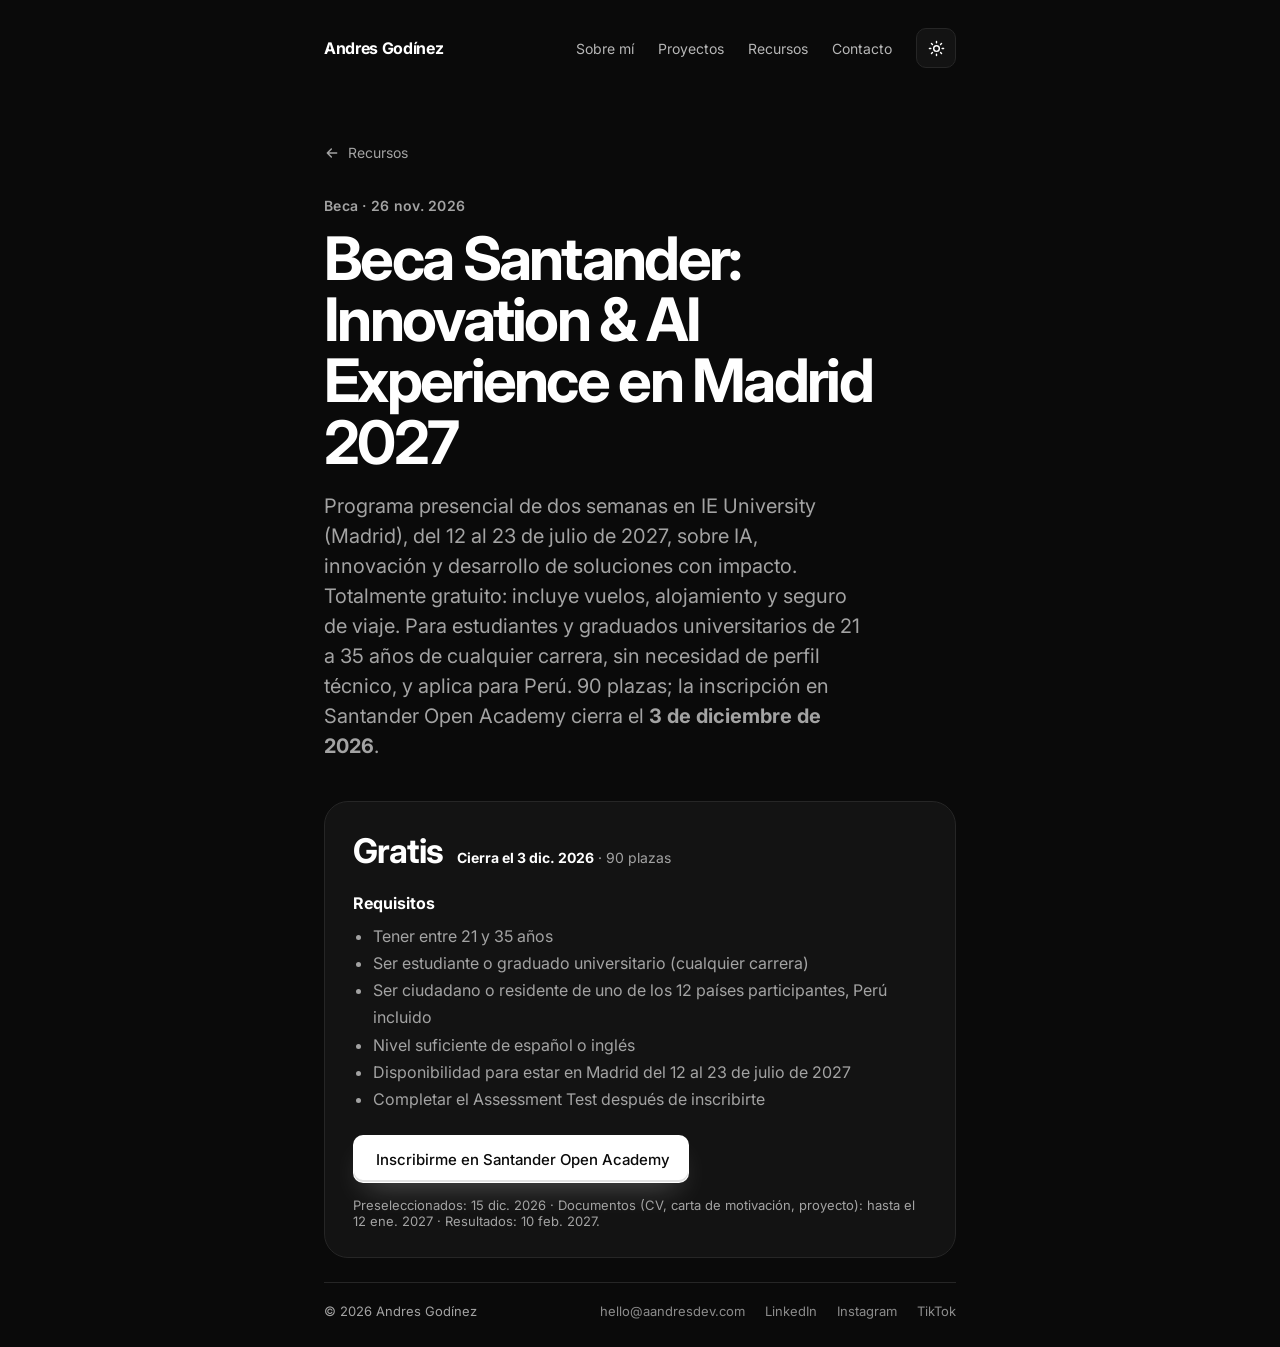
<file: recursos/beca-santander-ia-madrid-2027.html>
<!doctype html>
<html lang="es" data-theme="dark">
<head>
<meta charset="utf-8">
<meta name="viewport" content="width=device-width, initial-scale=1">
<title>Beca Santander: Innovation &amp; AI Experience en Madrid 2027 — Andres Godínez</title>
<meta name="description" content="Dos semanas en IE University (Madrid) sobre IA e innovación. Gratis, con vuelos, alojamiento y seguro incluidos. Inscripciones hasta el 3 de diciembre de 2026.">
<meta property="og:title" content="Beca Santander: Innovation &amp; AI Experience en Madrid 2027 — Andres Godínez">
<meta property="og:description" content="Dos semanas en IE University (Madrid) sobre IA e innovación. Gratis, con vuelos, alojamiento y seguro incluidos. Inscripciones hasta el 3 de diciembre de 2026.">
<meta property="og:image" content="/assets/recursos/beca-santander-ia-madrid-2027.webp">
<meta name="theme-color" content="#0A0A0A">
<link rel="icon" type="image/png" sizes="64x64" href="/assets/favicon.png">
<link rel="icon" type="image/png" sizes="512x512" href="/assets/icon-512.png">
<link rel="apple-touch-icon" href="/assets/apple-touch-icon.png">
<script>
  try { var t = localStorage.getItem('theme'); if (t) document.documentElement.dataset.theme = t; } catch (e) {}
</script>
<link rel="preconnect" href="https://fonts.googleapis.com">
<link rel="preconnect" href="https://fonts.gstatic.com" crossorigin>
<link href="https://fonts.googleapis.com/css2?family=Inter:wght@400;500;600;700&family=Sora:wght@700&display=swap" rel="stylesheet">
<link rel="stylesheet" href="/styles.css">
</head>
<body>
<div class="col">
  <header class="nav a-down">
    <a href="/" class="brand">Andres Godínez</a>
    <nav aria-label="Principal">
      <div class="nav-links" id="nav-links">
      <a href="/#sobre-mi" class="link">Sobre mí</a>
      <a href="/proyectos" class="link">Proyectos</a>
      <a href="/recursos" class="link">Recursos</a>
      <button type="button" class="link link-btn" data-open>Contacto</button>
        <div class="nav-social"><a href="https://www.instagram.com/aandresdev/" target="_blank" rel="noopener" aria-label="Instagram"><svg width="20" height="20" viewBox="0 0 24 24" fill="none" stroke="currentColor" stroke-width="1.8" stroke-linecap="round" stroke-linejoin="round" aria-hidden="true"><rect x="3" y="3" width="18" height="18" rx="5"/><circle cx="12" cy="12" r="4"/><path d="M17.5 6.5h.01"/></svg></a><a href="https://www.linkedin.com/in/andresgodinezv/" target="_blank" rel="noopener" aria-label="LinkedIn"><svg width="20" height="20" viewBox="0 0 24 24" fill="none" stroke="currentColor" stroke-width="1.8" stroke-linecap="round" stroke-linejoin="round" aria-hidden="true"><rect x="3" y="3" width="18" height="18" rx="3"/><path d="M8 10v7M8 7v.01M12 17v-7M12 13.5a2.5 2.5 0 0 1 5 0V17"/></svg></a><a href="https://www.tiktok.com/@aandresdev" target="_blank" rel="noopener" aria-label="TikTok"><svg width="20" height="20" viewBox="0 0 24 24" fill="none" stroke="currentColor" stroke-width="1.8" stroke-linecap="round" stroke-linejoin="round" aria-hidden="true"><path d="M14 3c.4 2.4 2 4 4.5 4.3v3c-1.7 0-3.2-.5-4.5-1.4V15a5.5 5.5 0 1 1-5.5-5.5v3A2.5 2.5 0 1 0 11 15V3z"/></svg></a></div>
      </div>
      <button type="button" class="toggle" id="toggle" aria-label="Cambiar tema">
        <svg class="i-sun" width="17" height="17" viewBox="0 0 24 24" fill="none" stroke="currentColor" stroke-width="2" stroke-linecap="round" aria-hidden="true"><circle cx="12" cy="12" r="4"/><path d="M12 2v2M12 20v2M2 12h2M20 12h2M4.9 4.9l1.4 1.4M17.7 17.7l1.4 1.4M4.9 19.1l1.4-1.4M17.7 6.3l1.4-1.4"/></svg>
        <svg class="i-moon" width="17" height="17" viewBox="0 0 24 24" fill="none" stroke="currentColor" stroke-width="2" stroke-linecap="round" stroke-linejoin="round" aria-hidden="true"><path d="M20 14.5A8 8 0 0 1 9.5 4a8 8 0 1 0 10.5 10.5z"/></svg>
      </button>
      <button type="button" class="burger" id="burger" aria-label="Abrir menú" aria-expanded="false" aria-controls="nav-links"><span></span><span></span><span></span></button>
    </nav>
  </header>

  <main class="pj rs">
    <a href="/recursos" class="back link a-up" style="--d:0ms"><svg width="16" height="16" viewBox="0 0 24 24" fill="none" stroke="currentColor" stroke-width="2.2" stroke-linecap="round" stroke-linejoin="round" aria-hidden="true"><path d="M19 12H5M11 6l-6 6 6 6"/></svg> Recursos</a>
    <span class="label a-up" style="--d:100ms">Beca · 26 nov. 2026</span>
    <h1 class="a-up" style="--d:180ms">Beca Santander: Innovation &amp; AI Experience en Madrid 2027</h1>
    <p class="lead a-up" style="--d:260ms">Programa presencial de dos semanas en IE University (Madrid), del 12 al 23 de julio de 2027, sobre IA, innovación y desarrollo de soluciones con impacto. Totalmente gratuito: incluye vuelos, alojamiento y seguro de viaje. Para estudiantes y graduados universitarios de 21 a 35 años de cualquier carrera, sin necesidad de perfil técnico, y aplica para Perú. 90 plazas; la inscripción en Santander Open Academy cierra el <strong>3 de diciembre de 2026</strong>.</p>
    <section class="buy a-up" style="--d:340ms">
      <div class="buy-top"><span class="buy-price">Gratis</span><span class="buy-note"><strong>Cierra el 3 dic. 2026</strong> · 90 plazas</span></div>
      <h2 class="buy-h">Requisitos</h2>
      <ul class="buy-list"><li>Tener entre 21 y 35 años</li><li>Ser estudiante o graduado universitario (cualquier carrera)</li><li>Ser ciudadano o residente de uno de los 12 países participantes, Perú incluido</li><li>Nivel suficiente de español o inglés</li><li>Disponibilidad para estar en Madrid del 12 al 23 de julio de 2027</li><li>Completar el Assessment Test después de inscribirte</li></ul>
      <a class="btn btn-primary" href="https://app.santanderopenacademy.com/es/program/innovation-and-ai-experience-in-madrid-2027" target="_blank" rel="noopener">Inscribirme en Santander Open Academy</a>
      <p class="buy-fine">Preseleccionados: 15 dic. 2026 · Documentos (CV, carta de motivación, proyecto): hasta el 12 ene. 2027 · Resultados: 10 feb. 2027.</p>
    </section>
  </main>

  <footer class="footer reveal">
    <span>© 2026 Andres Godínez</span>
    <span class="footer-links"><a href="mailto:hello@aandresdev.com" class="link">hello@aandresdev.com</a><a href="https://www.linkedin.com/in/andresgodinezv/" target="_blank" rel="noopener" class="link soc" aria-label="LinkedIn"><svg class="fi" width="20" height="20" viewBox="0 0 24 24" fill="none" stroke="currentColor" stroke-width="1.8" stroke-linecap="round" stroke-linejoin="round" aria-hidden="true"><rect x="3" y="3" width="18" height="18" rx="3"/><path d="M8 10v7M8 7v.01M12 17v-7M12 13.5a2.5 2.5 0 0 1 5 0V17"/></svg><span class="ft">LinkedIn</span></a><a href="https://www.instagram.com/aandresdev/" target="_blank" rel="noopener" class="link soc" aria-label="Instagram"><svg class="fi" width="20" height="20" viewBox="0 0 24 24" fill="none" stroke="currentColor" stroke-width="1.8" stroke-linecap="round" stroke-linejoin="round" aria-hidden="true"><rect x="3" y="3" width="18" height="18" rx="5"/><circle cx="12" cy="12" r="4"/><path d="M17.5 6.5h.01"/></svg><span class="ft">Instagram</span></a><a href="https://www.tiktok.com/@aandresdev" target="_blank" rel="noopener" class="link soc" aria-label="TikTok"><svg class="fi" width="20" height="20" viewBox="0 0 24 24" fill="none" stroke="currentColor" stroke-width="1.8" stroke-linecap="round" stroke-linejoin="round" aria-hidden="true"><path d="M14 3c.4 2.4 2 4 4.5 4.3v3c-1.7 0-3.2-.5-4.5-1.4V15a5.5 5.5 0 1 1-5.5-5.5v3A2.5 2.5 0 1 0 11 15V3z"/></svg><span class="ft">TikTok</span></a></span>
  </footer>
</div>

<!-- Popup de contacto -->
<div class="modal" id="modal" role="dialog" aria-modal="true" aria-labelledby="m-title" hidden>
  <div class="m-panel">
    <div class="m-inner">
      <div class="m-top">
        <span class="m-item brand" style="--d:0ms">Andres Godínez</span>
        <button type="button" class="m-item x" id="close" aria-label="Cerrar formulario" style="--d:60ms"><svg width="20" height="20" viewBox="0 0 24 24" fill="none" stroke="currentColor" stroke-width="2" stroke-linecap="round" aria-hidden="true"><path d="M6 6l12 12M18 6 6 18"/></svg></button>
      </div>
      <div class="m-body">
        <div class="m-left">
          <span class="m-item muted label" style="--d:80ms">Contacto</span>
          <h2 id="m-title"><span class="w mw"><span style="--d:120ms">Hablemos</span></span> <span class="w mw"><span style="--d:190ms">de</span></span> <span class="w mw"><span style="--d:260ms">tu</span></span> <span class="w mw"><span style="--d:330ms">proyecto.</span></span></h2>
          <p class="m-item muted m-lead" style="--d:420ms">Cuéntame qué necesitas y te respondo personalmente.</p>
          <div class="m-item m-contact" style="--d:500ms">
            <a href="mailto:hello@aandresdev.com" class="link"><svg width="18" height="18" viewBox="0 0 24 24" fill="none" stroke="currentColor" stroke-width="2" stroke-linecap="round" stroke-linejoin="round" aria-hidden="true"><path d="M3 6h18v12H3zM3 7l9 6 9-6"/></svg>hello@aandresdev.com</a>
            <span class="muted"><svg width="18" height="18" viewBox="0 0 24 24" fill="none" stroke="currentColor" stroke-width="2" stroke-linecap="round" stroke-linejoin="round" aria-hidden="true"><path d="M12 21s-7-6-7-11a7 7 0 0 1 14 0c0 5-7 11-7 11z"/><circle cx="12" cy="10" r="2.5"/></svg>Lima, Perú</span>
            <span class="m-socials"><a href="https://www.linkedin.com/in/andresgodinezv/" target="_blank" rel="noopener" class="link">LinkedIn</a><a href="https://www.instagram.com/aandresdev/" target="_blank" rel="noopener" class="link">Instagram</a><a href="https://www.tiktok.com/@aandresdev" target="_blank" rel="noopener" class="link">TikTok</a></span>
          </div>
        </div>
        <div class="m-item m-card" style="--d:220ms">
          <form id="form" novalidate>
            <div class="row2">
              <div class="m-item fld" style="--d:380ms"><label for="f-name">Nombre</label><input class="field" id="f-name" name="name" type="text" placeholder="Tu nombre" autocomplete="name"></div>
              <div class="m-item fld" style="--d:440ms"><label for="f-email">Correo</label><input class="field" id="f-email" name="email" type="email" placeholder="tu@correo.com" autocomplete="email"></div>
            </div>
            <div class="m-item fld" style="--d:500ms"><label for="f-company">Empresa (opcional)</label><input class="field" id="f-company" name="company" type="text" placeholder="Nombre de tu negocio" autocomplete="organization"></div>
            <fieldset class="m-item" style="--d:560ms">
              <legend>¿Qué necesitas?</legend>
              <div class="opts" id="opts">
                <button type="button" class="opt" aria-pressed="true">Crear un proyecto</button>
                <button type="button" class="opt" aria-pressed="false">Colaboración de contenido</button>
                <button type="button" class="opt" aria-pressed="false">Automatizar mi empresa</button>
              </div>
            </fieldset>
            <div class="m-item fld" style="--d:620ms"><label for="f-msg">Mensaje</label><textarea class="field" id="f-msg" name="msg" rows="4" placeholder="Cuéntame sobre tu proyecto, plazos y lo que tienes en mente"></textarea></div>
            <p class="err" id="err" role="alert" hidden>Escribe tu nombre y un correo válido.</p>
            <button type="submit" class="btn btn-primary btn-block m-item" style="--d:680ms">Enviar mensaje <svg class="ar" width="16" height="16" viewBox="0 0 24 24" fill="none" stroke="currentColor" stroke-width="2.2" stroke-linecap="round" stroke-linejoin="round" aria-hidden="true"><path d="M5 12h14M13 6l6 6-6 6"/></svg></button>
          </form>
          <div class="sent" id="sent" hidden>
            <span class="pop check-wrap"><svg class="check" width="40" height="40" viewBox="0 0 24 24" fill="none" stroke="currentColor" stroke-width="2.4" stroke-linecap="round" stroke-linejoin="round" aria-hidden="true"><path d="m5 12 5 5 9-10"/></svg></span>
            <h3 class="a-up" style="--d:250ms">¡Mensaje listo, <span id="sent-name"></span>!</h3>
            <p class="a-up muted" style="--d:350ms">Se abrió tu correo con el mensaje armado. Envíalo y te respondo pronto.</p>
            <div class="a-up sent-actions" style="--d:450ms">
              <button type="button" class="btn btn-primary" id="sent-close">Cerrar</button>
              <button type="button" class="btn btn-ghost" id="sent-reset">Enviar otro</button>
            </div>
          </div>
        </div>
      </div>
    </div>
  </div>
</div>

<script src="/main.js"></script>
<script>
(function () {
  var KEY = 'andres_recursos_subscribed', RE = /^[^\s@]+@[^\s@]+\.[^\s@]+$/;
  var content = document.getElementById('rs-content'), gate = document.getElementById('gate');
  function subscribed() { try { return localStorage.getItem(KEY) === '1'; } catch (e) { return false; } }
  if (gate && content) {
    if (subscribed()) { gate.hidden = true; content.hidden = false; }
    else { gate.hidden = false; content.hidden = true; }
    var input = document.getElementById('gate-email'), btn = document.getElementById('gate-submit'), err = document.getElementById('gate-err');
    function submit(e) {
      if (e) e.preventDefault();
      var email = input.value.trim();
      if (!RE.test(email)) { err.textContent = 'Ese correo no parece válido.'; err.hidden = false; return; }
      try { localStorage.setItem(KEY, '1'); localStorage.setItem('andres_recursos_email', email); } catch (x) {}
      try { fetch('https://primary-production-b62f1.up.railway.app/webhook/newsletter-notion', { method: 'POST', headers: { 'Content-Type': 'application/json' }, body: JSON.stringify({ email: email, slug: gate.dataset.slug || '' }), keepalive: true }).catch(function () {}); } catch (x) {}
      gate.hidden = true; content.hidden = false;
    }
    document.getElementById('gate-form').addEventListener('submit', submit);
  }
  document.querySelectorAll('.code-copy').forEach(function (b) {
    b.addEventListener('click', function () {
      var t = b.parentNode.querySelector('code').innerText;
      var done = function () { b.textContent = 'Copiado'; setTimeout(function () { b.textContent = 'Copiar'; }, 1600); };
      if (navigator.clipboard) navigator.clipboard.writeText(t).then(done, function () {}); else done();
    });
  });
})();
</script>
</body>
</html>
</file>
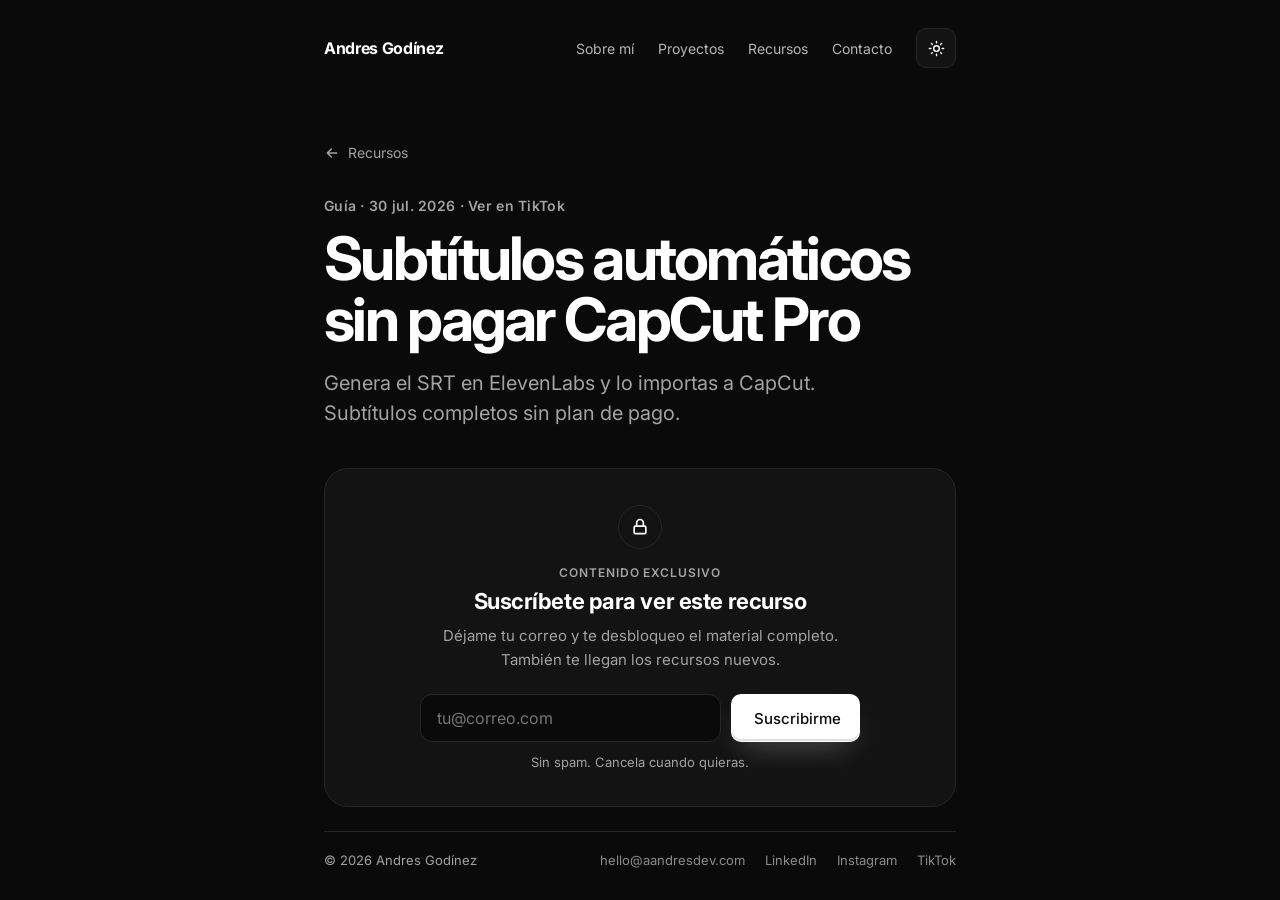
<file: recursos/subtitulos-elevenlabs-capcut.html>
<!doctype html>
<html lang="es" data-theme="dark">
<head>
<meta charset="utf-8">
<meta name="viewport" content="width=device-width, initial-scale=1">
<title>Subtítulos automáticos sin pagar CapCut Pro — Andres Godínez</title>
<meta name="description" content="Genera el SRT en ElevenLabs y lo importas a CapCut. Subtítulos completos sin plan de pago.">
<meta property="og:title" content="Subtítulos automáticos sin pagar CapCut Pro — Andres Godínez">
<meta property="og:description" content="Genera el SRT en ElevenLabs y lo importas a CapCut. Subtítulos completos sin plan de pago.">
<meta property="og:image" content="/assets/andres.jpg">
<meta name="theme-color" content="#0A0A0A">
<link rel="icon" type="image/png" sizes="64x64" href="/assets/favicon.png">
<link rel="icon" type="image/png" sizes="512x512" href="/assets/icon-512.png">
<link rel="apple-touch-icon" href="/assets/apple-touch-icon.png">
<script>
  try { var t = localStorage.getItem('theme'); if (t) document.documentElement.dataset.theme = t; } catch (e) {}
</script>
<link rel="preconnect" href="https://fonts.googleapis.com">
<link rel="preconnect" href="https://fonts.gstatic.com" crossorigin>
<link href="https://fonts.googleapis.com/css2?family=Inter:wght@400;500;600;700&family=Sora:wght@700&display=swap" rel="stylesheet">
<link rel="stylesheet" href="/styles.css">
</head>
<body>
<div class="col">
  <header class="nav a-down">
    <a href="/" class="brand">Andres Godínez</a>
    <nav aria-label="Principal">
      <div class="nav-links" id="nav-links">
      <a href="/#sobre-mi" class="link">Sobre mí</a>
      <a href="/proyectos" class="link">Proyectos</a>
      <a href="/recursos" class="link">Recursos</a>
      <button type="button" class="link link-btn" data-open>Contacto</button>
        <div class="nav-social"><a href="https://www.instagram.com/aandresdev/" target="_blank" rel="noopener" aria-label="Instagram"><svg width="20" height="20" viewBox="0 0 24 24" fill="none" stroke="currentColor" stroke-width="1.8" stroke-linecap="round" stroke-linejoin="round" aria-hidden="true"><rect x="3" y="3" width="18" height="18" rx="5"/><circle cx="12" cy="12" r="4"/><path d="M17.5 6.5h.01"/></svg></a><a href="https://www.linkedin.com/in/andresgodinezv/" target="_blank" rel="noopener" aria-label="LinkedIn"><svg width="20" height="20" viewBox="0 0 24 24" fill="none" stroke="currentColor" stroke-width="1.8" stroke-linecap="round" stroke-linejoin="round" aria-hidden="true"><rect x="3" y="3" width="18" height="18" rx="3"/><path d="M8 10v7M8 7v.01M12 17v-7M12 13.5a2.5 2.5 0 0 1 5 0V17"/></svg></a><a href="https://www.tiktok.com/@aandresdev" target="_blank" rel="noopener" aria-label="TikTok"><svg width="20" height="20" viewBox="0 0 24 24" fill="none" stroke="currentColor" stroke-width="1.8" stroke-linecap="round" stroke-linejoin="round" aria-hidden="true"><path d="M14 3c.4 2.4 2 4 4.5 4.3v3c-1.7 0-3.2-.5-4.5-1.4V15a5.5 5.5 0 1 1-5.5-5.5v3A2.5 2.5 0 1 0 11 15V3z"/></svg></a></div>
      </div>
      <button type="button" class="toggle" id="toggle" aria-label="Cambiar tema">
        <svg class="i-sun" width="17" height="17" viewBox="0 0 24 24" fill="none" stroke="currentColor" stroke-width="2" stroke-linecap="round" aria-hidden="true"><circle cx="12" cy="12" r="4"/><path d="M12 2v2M12 20v2M2 12h2M20 12h2M4.9 4.9l1.4 1.4M17.7 17.7l1.4 1.4M4.9 19.1l1.4-1.4M17.7 6.3l1.4-1.4"/></svg>
        <svg class="i-moon" width="17" height="17" viewBox="0 0 24 24" fill="none" stroke="currentColor" stroke-width="2" stroke-linecap="round" stroke-linejoin="round" aria-hidden="true"><path d="M20 14.5A8 8 0 0 1 9.5 4a8 8 0 1 0 10.5 10.5z"/></svg>
      </button>
      <button type="button" class="burger" id="burger" aria-label="Abrir menú" aria-expanded="false" aria-controls="nav-links"><span></span><span></span><span></span></button>
    </nav>
  </header>

  <main class="pj rs">
    <a href="/recursos" class="back link a-up" style="--d:0ms"><svg width="16" height="16" viewBox="0 0 24 24" fill="none" stroke="currentColor" stroke-width="2.2" stroke-linecap="round" stroke-linejoin="round" aria-hidden="true"><path d="M19 12H5M11 6l-6 6 6 6"/></svg> Recursos</a>
    <span class="label a-up" style="--d:100ms">Guía · 30 jul. 2026 · <a class="link" href="https://www.tiktok.com/@aandresdev" target="_blank" rel="noopener">Ver en TikTok</a></span>
    <h1 class="a-up" style="--d:180ms">Subtítulos automáticos sin pagar CapCut Pro</h1>
    <p class="lead a-up" style="--d:260ms">Genera el SRT en ElevenLabs y lo importas a CapCut. Subtítulos completos sin plan de pago.</p>
    <section class="gate a-up" id="gate" data-slug="subtitulos-elevenlabs-capcut" hidden style="--d:340ms">
      <div class="gate-icon"><svg width="20" height="20" viewBox="0 0 24 24" fill="none" stroke="currentColor" stroke-width="2" stroke-linecap="round" stroke-linejoin="round" aria-hidden="true"><rect x="5" y="11" width="14" height="9" rx="1.5"/><path d="M8 11V7a4 4 0 0 1 8 0v4"/></svg></div>
      <p class="gate-eyebrow">Contenido exclusivo</p>
      <h2 class="gate-title">Suscríbete para ver este recurso</h2>
      <p class="gate-text">Déjame tu correo y te desbloqueo el material completo. También te llegan los recursos nuevos.</p>
      <form class="gate-form" id="gate-form" novalidate>
        <input type="email" id="gate-email" class="gate-input" placeholder="tu@correo.com" autocomplete="email" required>
        <button type="submit" class="btn btn-primary">Suscribirme</button>
      </form>
      <p class="gate-err" id="gate-err" hidden></p>
      <p class="gate-fine">Sin spam. Cancela cuando quieras.</p>
    </section>
    <article class="rs-md a-up" id="rs-content" style="--d:340ms" hidden>
<p>CapCut te cobra por los subtítulos automáticos, pero puedes generarlos gratis en otro lado y meterlos a CapCut como archivo. El truco es usar ElevenLabs para transcribir tu audio y exportarlo en formato SRT, que es el estándar de subtítulos que CapCut importa sin problema.</p>
<p>Toma unos tres minutos por video.</p>
<h2>1. Exporta solo el audio de tu video</h2>
<p>Tu video tiene que estar <strong>completamente editado</strong> antes de empezar. Los cortes definidos, el ritmo final, todo. Si después mueves un corte, los tiempos del subtítulo se desfasan y toca rehacerlo.</p>
<p>Cuando esté listo, dale exportar y descárgalo <strong>solamente como MP3</strong>. No como video: solo la pista de audio.</p>
<blockquote>
<p>Se puede subir el MP4 directo, pero el MP3 pesa mucho menos y sube más rápido. Con videos verticales de un minuto la diferencia se nota.</p>
</blockquote>
<h2>2. Entra a ElevenLabs</h2>
<p>Crea una cuenta si no la tienes, o inicia sesión si ya eres usuario. Una vez dentro, ve a la sección <strong>Speech to Text</strong> y sube tu archivo de audio.</p>
<p>No necesitas plan de pago ni comprar créditos para esto. La cuota gratuita alcanza de sobra para transcribir todos tus videos del mes. (Los límites los define ElevenLabs y pueden cambiar, así que revisa tu cuenta si transcribes en volumen.)</p>
<h2>3. Genera los subtítulos con la configuración correcta</h2>
<p>Haz clic en <strong>Generar subtítulos</strong>. Antes de procesar te va a pedir unas configuraciones — acá es donde se define si tus subtítulos se ven bien o se ven amontonados.</p>
<p>Las dos que importan:</p>
<ul>
<li><strong>Caracteres por línea</strong>: cuánto texto cabe antes de saltar</li>
<li><strong>Líneas en pantalla</strong>: cuántas líneas se muestran a la vez</li>
</ul>
<p>Yo uso valores bajos, tipo 10 y 5, para que salgan cortos y se lean rápido. Es lo que funciona en vertical, donde el texto compite con el video y nadie se detiene a leer un párrafo. Si haces contenido horizontal o más pausado, súbelos.</p>
<p>Si ya generaste la transcripción y quieres cambiar estas reglas después, puedes editarlas desde el panel de subtítulos del editor sin volver a transcribir.</p>
<h2>4. Exporta en SRT</h2>
<p>Cuando termine de procesar, revisa rápido la transcripción. Los nombres propios, marcas y palabras en inglés son las que más se le escapan, y se editan ahí mismo antes de exportar.</p>
<p>Después dale al botón de <strong>exportar</strong> y elige el formato <strong>SRT</strong>. Te descarga un archivo de texto con cada línea y su tiempo exacto.</p>
<h2>5. Importa el SRT en CapCut</h2>
<p>Vuelve a CapCut, ve a la sección de <strong>Subtítulos</strong> e importa el archivo SRT.</p>
<p>Listo: te aparece toda la línea de subtítulos del video completo, sincronizada. Desde ahí les aplicas el estilo, la fuente y los colores que uses normalmente, igual que si los hubieras generado con el plan pago.</p>
<h3>Errores comunes</h3>
<ul>
<li><strong>Editar el video después de generar el SRT.</strong> Cualquier corte que muevas desfasa todo lo que viene después. Deja los subtítulos siempre para el final.</li>
<li><strong>No revisar la transcripción antes de exportar.</strong> Corregir en ElevenLabs toma segundos; corregir 40 bloques dentro de CapCut, no.</li>
<li><strong>Caracteres por línea muy altos.</strong> El error más común en vertical: subtítulos de tres líneas que tapan medio encuadre y nadie alcanza a leer.</li>
<li><strong>Exportar el video completo en vez del MP3.</strong> Funciona igual, pero subes un archivo diez veces más pesado sin ninguna ventaja.</li>
</ul>
<p>Es el mismo resultado que da la función de pago, con un paso extra de por medio. Cuando ya lo hiciste dos veces, se vuelve automático.</p>
      <h2>Qué incluye</h2>
      <ul><li>Paso a paso completo en 5 pasos</li><li>La configuración de líneas y caracteres que uso</li><li>Errores comunes al importar el SRT</li></ul>
    </article>
  </main>

  <footer class="footer reveal">
    <span>© 2026 Andres Godínez</span>
    <span class="footer-links"><a href="mailto:hello@aandresdev.com" class="link">hello@aandresdev.com</a><a href="https://www.linkedin.com/in/andresgodinezv/" target="_blank" rel="noopener" class="link soc" aria-label="LinkedIn"><svg class="fi" width="20" height="20" viewBox="0 0 24 24" fill="none" stroke="currentColor" stroke-width="1.8" stroke-linecap="round" stroke-linejoin="round" aria-hidden="true"><rect x="3" y="3" width="18" height="18" rx="3"/><path d="M8 10v7M8 7v.01M12 17v-7M12 13.5a2.5 2.5 0 0 1 5 0V17"/></svg><span class="ft">LinkedIn</span></a><a href="https://www.instagram.com/aandresdev/" target="_blank" rel="noopener" class="link soc" aria-label="Instagram"><svg class="fi" width="20" height="20" viewBox="0 0 24 24" fill="none" stroke="currentColor" stroke-width="1.8" stroke-linecap="round" stroke-linejoin="round" aria-hidden="true"><rect x="3" y="3" width="18" height="18" rx="5"/><circle cx="12" cy="12" r="4"/><path d="M17.5 6.5h.01"/></svg><span class="ft">Instagram</span></a><a href="https://www.tiktok.com/@aandresdev" target="_blank" rel="noopener" class="link soc" aria-label="TikTok"><svg class="fi" width="20" height="20" viewBox="0 0 24 24" fill="none" stroke="currentColor" stroke-width="1.8" stroke-linecap="round" stroke-linejoin="round" aria-hidden="true"><path d="M14 3c.4 2.4 2 4 4.5 4.3v3c-1.7 0-3.2-.5-4.5-1.4V15a5.5 5.5 0 1 1-5.5-5.5v3A2.5 2.5 0 1 0 11 15V3z"/></svg><span class="ft">TikTok</span></a></span>
  </footer>
</div>

<!-- Popup de contacto -->
<div class="modal" id="modal" role="dialog" aria-modal="true" aria-labelledby="m-title" hidden>
  <div class="m-panel">
    <div class="m-inner">
      <div class="m-top">
        <span class="m-item brand" style="--d:0ms">Andres Godínez</span>
        <button type="button" class="m-item x" id="close" aria-label="Cerrar formulario" style="--d:60ms"><svg width="20" height="20" viewBox="0 0 24 24" fill="none" stroke="currentColor" stroke-width="2" stroke-linecap="round" aria-hidden="true"><path d="M6 6l12 12M18 6 6 18"/></svg></button>
      </div>
      <div class="m-body">
        <div class="m-left">
          <span class="m-item muted label" style="--d:80ms">Contacto</span>
          <h2 id="m-title"><span class="w mw"><span style="--d:120ms">Hablemos</span></span> <span class="w mw"><span style="--d:190ms">de</span></span> <span class="w mw"><span style="--d:260ms">tu</span></span> <span class="w mw"><span style="--d:330ms">proyecto.</span></span></h2>
          <p class="m-item muted m-lead" style="--d:420ms">Cuéntame qué necesitas y te respondo personalmente.</p>
          <div class="m-item m-contact" style="--d:500ms">
            <a href="mailto:hello@aandresdev.com" class="link"><svg width="18" height="18" viewBox="0 0 24 24" fill="none" stroke="currentColor" stroke-width="2" stroke-linecap="round" stroke-linejoin="round" aria-hidden="true"><path d="M3 6h18v12H3zM3 7l9 6 9-6"/></svg>hello@aandresdev.com</a>
            <span class="muted"><svg width="18" height="18" viewBox="0 0 24 24" fill="none" stroke="currentColor" stroke-width="2" stroke-linecap="round" stroke-linejoin="round" aria-hidden="true"><path d="M12 21s-7-6-7-11a7 7 0 0 1 14 0c0 5-7 11-7 11z"/><circle cx="12" cy="10" r="2.5"/></svg>Lima, Perú</span>
            <span class="m-socials"><a href="https://www.linkedin.com/in/andresgodinezv/" target="_blank" rel="noopener" class="link">LinkedIn</a><a href="https://www.instagram.com/aandresdev/" target="_blank" rel="noopener" class="link">Instagram</a><a href="https://www.tiktok.com/@aandresdev" target="_blank" rel="noopener" class="link">TikTok</a></span>
          </div>
        </div>
        <div class="m-item m-card" style="--d:220ms">
          <form id="form" novalidate>
            <div class="row2">
              <div class="m-item fld" style="--d:380ms"><label for="f-name">Nombre</label><input class="field" id="f-name" name="name" type="text" placeholder="Tu nombre" autocomplete="name"></div>
              <div class="m-item fld" style="--d:440ms"><label for="f-email">Correo</label><input class="field" id="f-email" name="email" type="email" placeholder="tu@correo.com" autocomplete="email"></div>
            </div>
            <div class="m-item fld" style="--d:500ms"><label for="f-company">Empresa (opcional)</label><input class="field" id="f-company" name="company" type="text" placeholder="Nombre de tu negocio" autocomplete="organization"></div>
            <fieldset class="m-item" style="--d:560ms">
              <legend>¿Qué necesitas?</legend>
              <div class="opts" id="opts">
                <button type="button" class="opt" aria-pressed="true">Crear un proyecto</button>
                <button type="button" class="opt" aria-pressed="false">Colaboración de contenido</button>
                <button type="button" class="opt" aria-pressed="false">Automatizar mi empresa</button>
              </div>
            </fieldset>
            <div class="m-item fld" style="--d:620ms"><label for="f-msg">Mensaje</label><textarea class="field" id="f-msg" name="msg" rows="4" placeholder="Cuéntame sobre tu proyecto, plazos y lo que tienes en mente"></textarea></div>
            <p class="err" id="err" role="alert" hidden>Escribe tu nombre y un correo válido.</p>
            <button type="submit" class="btn btn-primary btn-block m-item" style="--d:680ms">Enviar mensaje <svg class="ar" width="16" height="16" viewBox="0 0 24 24" fill="none" stroke="currentColor" stroke-width="2.2" stroke-linecap="round" stroke-linejoin="round" aria-hidden="true"><path d="M5 12h14M13 6l6 6-6 6"/></svg></button>
          </form>
          <div class="sent" id="sent" hidden>
            <span class="pop check-wrap"><svg class="check" width="40" height="40" viewBox="0 0 24 24" fill="none" stroke="currentColor" stroke-width="2.4" stroke-linecap="round" stroke-linejoin="round" aria-hidden="true"><path d="m5 12 5 5 9-10"/></svg></span>
            <h3 class="a-up" style="--d:250ms">¡Mensaje listo, <span id="sent-name"></span>!</h3>
            <p class="a-up muted" style="--d:350ms">Se abrió tu correo con el mensaje armado. Envíalo y te respondo pronto.</p>
            <div class="a-up sent-actions" style="--d:450ms">
              <button type="button" class="btn btn-primary" id="sent-close">Cerrar</button>
              <button type="button" class="btn btn-ghost" id="sent-reset">Enviar otro</button>
            </div>
          </div>
        </div>
      </div>
    </div>
  </div>
</div>

<script src="/main.js"></script>
<script>
(function () {
  var KEY = 'andres_recursos_subscribed', RE = /^[^\s@]+@[^\s@]+\.[^\s@]+$/;
  var content = document.getElementById('rs-content'), gate = document.getElementById('gate');
  function subscribed() { try { return localStorage.getItem(KEY) === '1'; } catch (e) { return false; } }
  if (gate && content) {
    if (subscribed()) { gate.hidden = true; content.hidden = false; }
    else { gate.hidden = false; content.hidden = true; }
    var input = document.getElementById('gate-email'), btn = document.getElementById('gate-submit'), err = document.getElementById('gate-err');
    function submit(e) {
      if (e) e.preventDefault();
      var email = input.value.trim();
      if (!RE.test(email)) { err.textContent = 'Ese correo no parece válido.'; err.hidden = false; return; }
      try { localStorage.setItem(KEY, '1'); localStorage.setItem('andres_recursos_email', email); } catch (x) {}
      try { fetch('https://primary-production-b62f1.up.railway.app/webhook/newsletter-notion', { method: 'POST', headers: { 'Content-Type': 'application/json' }, body: JSON.stringify({ email: email, slug: gate.dataset.slug || '' }), keepalive: true }).catch(function () {}); } catch (x) {}
      gate.hidden = true; content.hidden = false;
    }
    document.getElementById('gate-form').addEventListener('submit', submit);
  }
  document.querySelectorAll('.code-copy').forEach(function (b) {
    b.addEventListener('click', function () {
      var t = b.parentNode.querySelector('code').innerText;
      var done = function () { b.textContent = 'Copiado'; setTimeout(function () { b.textContent = 'Copiar'; }, 1600); };
      if (navigator.clipboard) navigator.clipboard.writeText(t).then(done, function () {}); else done();
    });
  });
})();
</script>
</body>
</html>
</file>
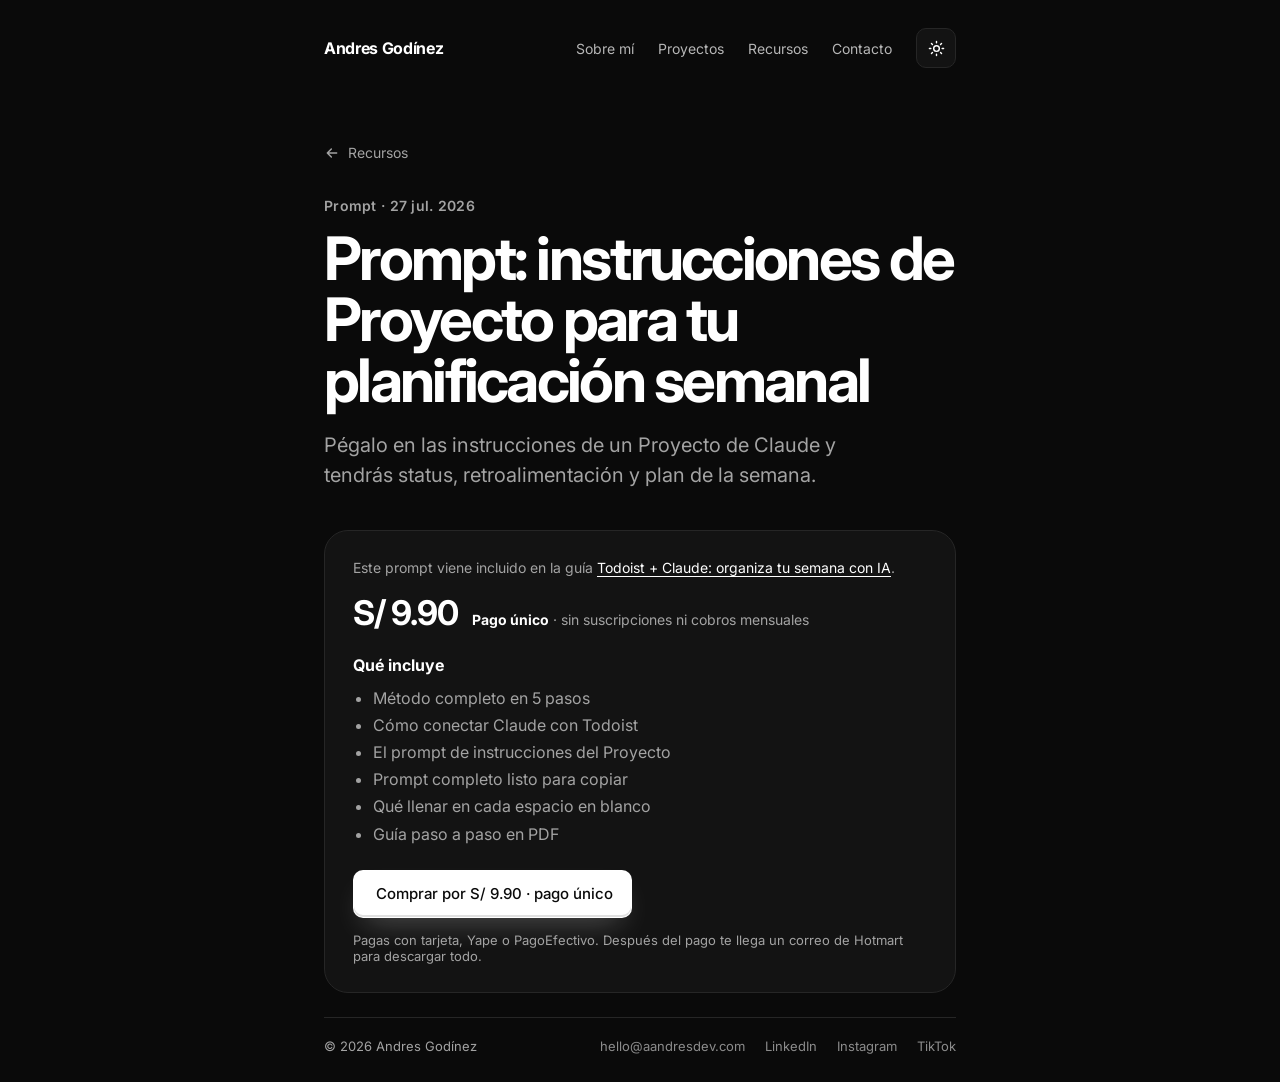
<file: recursos/todoist-claude-instrucciones.html>
<!doctype html>
<html lang="es" data-theme="dark">
<head>
<meta charset="utf-8">
<meta name="viewport" content="width=device-width, initial-scale=1">
<title>Prompt: instrucciones de Proyecto para tu planificación semanal — Andres Godínez</title>
<meta name="description" content="Pégalo en las instrucciones de un Proyecto de Claude y tendrás status, retroalimentación y plan de la semana.">
<meta property="og:title" content="Prompt: instrucciones de Proyecto para tu planificación semanal — Andres Godínez">
<meta property="og:description" content="Pégalo en las instrucciones de un Proyecto de Claude y tendrás status, retroalimentación y plan de la semana.">
<meta property="og:image" content="/assets/andres.jpg">
<meta name="theme-color" content="#0A0A0A">
<link rel="icon" type="image/png" sizes="64x64" href="/assets/favicon.png">
<link rel="icon" type="image/png" sizes="512x512" href="/assets/icon-512.png">
<link rel="apple-touch-icon" href="/assets/apple-touch-icon.png">
<script>
  try { var t = localStorage.getItem('theme'); if (t) document.documentElement.dataset.theme = t; } catch (e) {}
</script>
<link rel="preconnect" href="https://fonts.googleapis.com">
<link rel="preconnect" href="https://fonts.gstatic.com" crossorigin>
<link href="https://fonts.googleapis.com/css2?family=Inter:wght@400;500;600;700&family=Sora:wght@700&display=swap" rel="stylesheet">
<link rel="stylesheet" href="/styles.css">
</head>
<body>
<div class="col">
  <header class="nav a-down">
    <a href="/" class="brand">Andres Godínez</a>
    <nav aria-label="Principal">
      <div class="nav-links" id="nav-links">
      <a href="/#sobre-mi" class="link">Sobre mí</a>
      <a href="/proyectos" class="link">Proyectos</a>
      <a href="/recursos" class="link">Recursos</a>
      <button type="button" class="link link-btn" data-open>Contacto</button>
        <div class="nav-social"><a href="https://www.instagram.com/aandresdev/" target="_blank" rel="noopener" aria-label="Instagram"><svg width="20" height="20" viewBox="0 0 24 24" fill="none" stroke="currentColor" stroke-width="1.8" stroke-linecap="round" stroke-linejoin="round" aria-hidden="true"><rect x="3" y="3" width="18" height="18" rx="5"/><circle cx="12" cy="12" r="4"/><path d="M17.5 6.5h.01"/></svg></a><a href="https://www.linkedin.com/in/andresgodinezv/" target="_blank" rel="noopener" aria-label="LinkedIn"><svg width="20" height="20" viewBox="0 0 24 24" fill="none" stroke="currentColor" stroke-width="1.8" stroke-linecap="round" stroke-linejoin="round" aria-hidden="true"><rect x="3" y="3" width="18" height="18" rx="3"/><path d="M8 10v7M8 7v.01M12 17v-7M12 13.5a2.5 2.5 0 0 1 5 0V17"/></svg></a><a href="https://www.tiktok.com/@aandresdev" target="_blank" rel="noopener" aria-label="TikTok"><svg width="20" height="20" viewBox="0 0 24 24" fill="none" stroke="currentColor" stroke-width="1.8" stroke-linecap="round" stroke-linejoin="round" aria-hidden="true"><path d="M14 3c.4 2.4 2 4 4.5 4.3v3c-1.7 0-3.2-.5-4.5-1.4V15a5.5 5.5 0 1 1-5.5-5.5v3A2.5 2.5 0 1 0 11 15V3z"/></svg></a></div>
      </div>
      <button type="button" class="toggle" id="toggle" aria-label="Cambiar tema">
        <svg class="i-sun" width="17" height="17" viewBox="0 0 24 24" fill="none" stroke="currentColor" stroke-width="2" stroke-linecap="round" aria-hidden="true"><circle cx="12" cy="12" r="4"/><path d="M12 2v2M12 20v2M2 12h2M20 12h2M4.9 4.9l1.4 1.4M17.7 17.7l1.4 1.4M4.9 19.1l1.4-1.4M17.7 6.3l1.4-1.4"/></svg>
        <svg class="i-moon" width="17" height="17" viewBox="0 0 24 24" fill="none" stroke="currentColor" stroke-width="2" stroke-linecap="round" stroke-linejoin="round" aria-hidden="true"><path d="M20 14.5A8 8 0 0 1 9.5 4a8 8 0 1 0 10.5 10.5z"/></svg>
      </button>
      <button type="button" class="burger" id="burger" aria-label="Abrir menú" aria-expanded="false" aria-controls="nav-links"><span></span><span></span><span></span></button>
    </nav>
  </header>

  <main class="pj rs">
    <a href="/recursos" class="back link a-up" style="--d:0ms"><svg width="16" height="16" viewBox="0 0 24 24" fill="none" stroke="currentColor" stroke-width="2.2" stroke-linecap="round" stroke-linejoin="round" aria-hidden="true"><path d="M19 12H5M11 6l-6 6 6 6"/></svg> Recursos</a>
    <span class="label a-up" style="--d:100ms">Prompt · 27 jul. 2026</span>
    <h1 class="a-up" style="--d:180ms">Prompt: instrucciones de Proyecto para tu planificación semanal</h1>
    <p class="lead a-up" style="--d:260ms">Pégalo en las instrucciones de un Proyecto de Claude y tendrás status, retroalimentación y plan de la semana.</p>
    <section class="buy a-up" style="--d:340ms">
      <p class="buy-bundle">Este prompt viene incluido en la guía <a class="link" href="/recursos/todoist-claude-revision-semanal">Todoist + Claude: organiza tu semana con IA</a>.</p><div class="buy-top"><span class="buy-price">S/ 9.90</span><span class="buy-note"><strong>Pago único</strong> · sin suscripciones ni cobros mensuales</span></div>
      <h2 class="buy-h">Qué incluye</h2>
      <ul class="buy-list"><li>Método completo en 5 pasos</li><li>Cómo conectar Claude con Todoist</li><li>El prompt de instrucciones del Proyecto</li><li>Prompt completo listo para copiar</li><li>Qué llenar en cada espacio en blanco</li><li>Guía paso a paso en PDF</li></ul>
      <a class="btn btn-primary" href="https://pay.hotmart.com/L108650344H?off=ja8rrro7" target="_blank" rel="noopener">Comprar por S/ 9.90 · pago único</a>
      <p class="buy-fine">Pagas con tarjeta, Yape o PagoEfectivo. Después del pago te llega un correo de Hotmart para descargar todo.</p>
    </section>
  </main>

  <footer class="footer reveal">
    <span>© 2026 Andres Godínez</span>
    <span class="footer-links"><a href="mailto:hello@aandresdev.com" class="link">hello@aandresdev.com</a><a href="https://www.linkedin.com/in/andresgodinezv/" target="_blank" rel="noopener" class="link soc" aria-label="LinkedIn"><svg class="fi" width="20" height="20" viewBox="0 0 24 24" fill="none" stroke="currentColor" stroke-width="1.8" stroke-linecap="round" stroke-linejoin="round" aria-hidden="true"><rect x="3" y="3" width="18" height="18" rx="3"/><path d="M8 10v7M8 7v.01M12 17v-7M12 13.5a2.5 2.5 0 0 1 5 0V17"/></svg><span class="ft">LinkedIn</span></a><a href="https://www.instagram.com/aandresdev/" target="_blank" rel="noopener" class="link soc" aria-label="Instagram"><svg class="fi" width="20" height="20" viewBox="0 0 24 24" fill="none" stroke="currentColor" stroke-width="1.8" stroke-linecap="round" stroke-linejoin="round" aria-hidden="true"><rect x="3" y="3" width="18" height="18" rx="5"/><circle cx="12" cy="12" r="4"/><path d="M17.5 6.5h.01"/></svg><span class="ft">Instagram</span></a><a href="https://www.tiktok.com/@aandresdev" target="_blank" rel="noopener" class="link soc" aria-label="TikTok"><svg class="fi" width="20" height="20" viewBox="0 0 24 24" fill="none" stroke="currentColor" stroke-width="1.8" stroke-linecap="round" stroke-linejoin="round" aria-hidden="true"><path d="M14 3c.4 2.4 2 4 4.5 4.3v3c-1.7 0-3.2-.5-4.5-1.4V15a5.5 5.5 0 1 1-5.5-5.5v3A2.5 2.5 0 1 0 11 15V3z"/></svg><span class="ft">TikTok</span></a></span>
  </footer>
</div>

<!-- Popup de contacto -->
<div class="modal" id="modal" role="dialog" aria-modal="true" aria-labelledby="m-title" hidden>
  <div class="m-panel">
    <div class="m-inner">
      <div class="m-top">
        <span class="m-item brand" style="--d:0ms">Andres Godínez</span>
        <button type="button" class="m-item x" id="close" aria-label="Cerrar formulario" style="--d:60ms"><svg width="20" height="20" viewBox="0 0 24 24" fill="none" stroke="currentColor" stroke-width="2" stroke-linecap="round" aria-hidden="true"><path d="M6 6l12 12M18 6 6 18"/></svg></button>
      </div>
      <div class="m-body">
        <div class="m-left">
          <span class="m-item muted label" style="--d:80ms">Contacto</span>
          <h2 id="m-title"><span class="w mw"><span style="--d:120ms">Hablemos</span></span> <span class="w mw"><span style="--d:190ms">de</span></span> <span class="w mw"><span style="--d:260ms">tu</span></span> <span class="w mw"><span style="--d:330ms">proyecto.</span></span></h2>
          <p class="m-item muted m-lead" style="--d:420ms">Cuéntame qué necesitas y te respondo personalmente.</p>
          <div class="m-item m-contact" style="--d:500ms">
            <a href="mailto:hello@aandresdev.com" class="link"><svg width="18" height="18" viewBox="0 0 24 24" fill="none" stroke="currentColor" stroke-width="2" stroke-linecap="round" stroke-linejoin="round" aria-hidden="true"><path d="M3 6h18v12H3zM3 7l9 6 9-6"/></svg>hello@aandresdev.com</a>
            <span class="muted"><svg width="18" height="18" viewBox="0 0 24 24" fill="none" stroke="currentColor" stroke-width="2" stroke-linecap="round" stroke-linejoin="round" aria-hidden="true"><path d="M12 21s-7-6-7-11a7 7 0 0 1 14 0c0 5-7 11-7 11z"/><circle cx="12" cy="10" r="2.5"/></svg>Lima, Perú</span>
            <span class="m-socials"><a href="https://www.linkedin.com/in/andresgodinezv/" target="_blank" rel="noopener" class="link">LinkedIn</a><a href="https://www.instagram.com/aandresdev/" target="_blank" rel="noopener" class="link">Instagram</a><a href="https://www.tiktok.com/@aandresdev" target="_blank" rel="noopener" class="link">TikTok</a></span>
          </div>
        </div>
        <div class="m-item m-card" style="--d:220ms">
          <form id="form" novalidate>
            <div class="row2">
              <div class="m-item fld" style="--d:380ms"><label for="f-name">Nombre</label><input class="field" id="f-name" name="name" type="text" placeholder="Tu nombre" autocomplete="name"></div>
              <div class="m-item fld" style="--d:440ms"><label for="f-email">Correo</label><input class="field" id="f-email" name="email" type="email" placeholder="tu@correo.com" autocomplete="email"></div>
            </div>
            <div class="m-item fld" style="--d:500ms"><label for="f-company">Empresa (opcional)</label><input class="field" id="f-company" name="company" type="text" placeholder="Nombre de tu negocio" autocomplete="organization"></div>
            <fieldset class="m-item" style="--d:560ms">
              <legend>¿Qué necesitas?</legend>
              <div class="opts" id="opts">
                <button type="button" class="opt" aria-pressed="true">Crear un proyecto</button>
                <button type="button" class="opt" aria-pressed="false">Colaboración de contenido</button>
                <button type="button" class="opt" aria-pressed="false">Automatizar mi empresa</button>
              </div>
            </fieldset>
            <div class="m-item fld" style="--d:620ms"><label for="f-msg">Mensaje</label><textarea class="field" id="f-msg" name="msg" rows="4" placeholder="Cuéntame sobre tu proyecto, plazos y lo que tienes en mente"></textarea></div>
            <p class="err" id="err" role="alert" hidden>Escribe tu nombre y un correo válido.</p>
            <button type="submit" class="btn btn-primary btn-block m-item" style="--d:680ms">Enviar mensaje <svg class="ar" width="16" height="16" viewBox="0 0 24 24" fill="none" stroke="currentColor" stroke-width="2.2" stroke-linecap="round" stroke-linejoin="round" aria-hidden="true"><path d="M5 12h14M13 6l6 6-6 6"/></svg></button>
          </form>
          <div class="sent" id="sent" hidden>
            <span class="pop check-wrap"><svg class="check" width="40" height="40" viewBox="0 0 24 24" fill="none" stroke="currentColor" stroke-width="2.4" stroke-linecap="round" stroke-linejoin="round" aria-hidden="true"><path d="m5 12 5 5 9-10"/></svg></span>
            <h3 class="a-up" style="--d:250ms">¡Mensaje listo, <span id="sent-name"></span>!</h3>
            <p class="a-up muted" style="--d:350ms">Se abrió tu correo con el mensaje armado. Envíalo y te respondo pronto.</p>
            <div class="a-up sent-actions" style="--d:450ms">
              <button type="button" class="btn btn-primary" id="sent-close">Cerrar</button>
              <button type="button" class="btn btn-ghost" id="sent-reset">Enviar otro</button>
            </div>
          </div>
        </div>
      </div>
    </div>
  </div>
</div>

<script src="/main.js"></script>
</body>
</html>
</file>
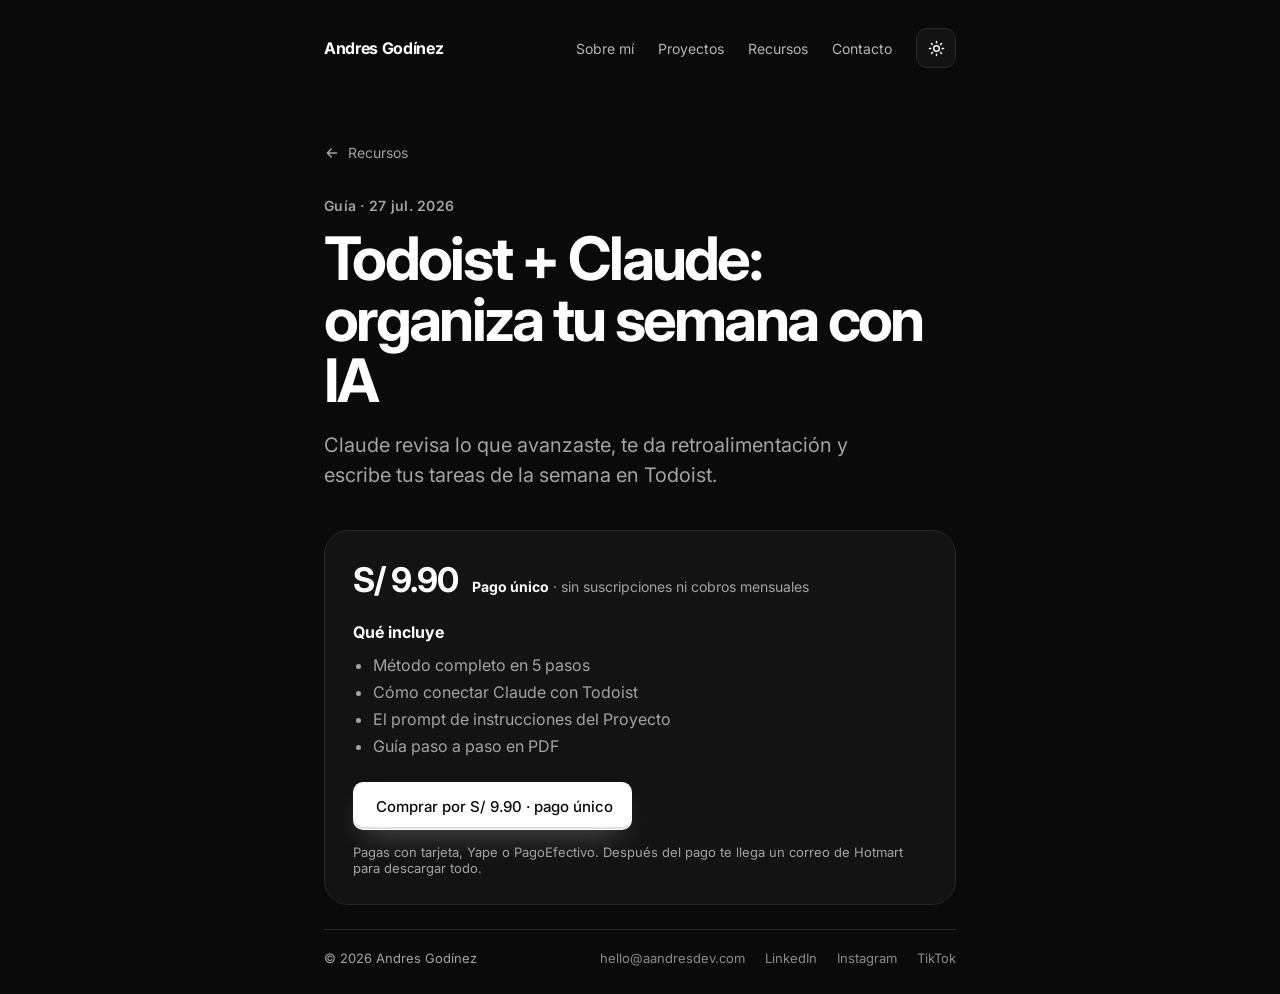
<file: recursos/todoist-claude-revision-semanal.html>
<!doctype html>
<html lang="es" data-theme="dark">
<head>
<meta charset="utf-8">
<meta name="viewport" content="width=device-width, initial-scale=1">
<title>Todoist + Claude: organiza tu semana con IA — Andres Godínez</title>
<meta name="description" content="Claude revisa lo que avanzaste, te da retroalimentación y escribe tus tareas de la semana en Todoist.">
<meta property="og:title" content="Todoist + Claude: organiza tu semana con IA — Andres Godínez">
<meta property="og:description" content="Claude revisa lo que avanzaste, te da retroalimentación y escribe tus tareas de la semana en Todoist.">
<meta property="og:image" content="/assets/andres.jpg">
<meta name="theme-color" content="#0A0A0A">
<link rel="icon" type="image/png" sizes="64x64" href="/assets/favicon.png">
<link rel="icon" type="image/png" sizes="512x512" href="/assets/icon-512.png">
<link rel="apple-touch-icon" href="/assets/apple-touch-icon.png">
<script>
  try { var t = localStorage.getItem('theme'); if (t) document.documentElement.dataset.theme = t; } catch (e) {}
</script>
<link rel="preconnect" href="https://fonts.googleapis.com">
<link rel="preconnect" href="https://fonts.gstatic.com" crossorigin>
<link href="https://fonts.googleapis.com/css2?family=Inter:wght@400;500;600;700&family=Sora:wght@700&display=swap" rel="stylesheet">
<link rel="stylesheet" href="/styles.css">
</head>
<body>
<div class="col">
  <header class="nav a-down">
    <a href="/" class="brand">Andres Godínez</a>
    <nav aria-label="Principal">
      <div class="nav-links" id="nav-links">
      <a href="/#sobre-mi" class="link">Sobre mí</a>
      <a href="/proyectos" class="link">Proyectos</a>
      <a href="/recursos" class="link">Recursos</a>
      <button type="button" class="link link-btn" data-open>Contacto</button>
        <div class="nav-social"><a href="https://www.instagram.com/aandresdev/" target="_blank" rel="noopener" aria-label="Instagram"><svg width="20" height="20" viewBox="0 0 24 24" fill="none" stroke="currentColor" stroke-width="1.8" stroke-linecap="round" stroke-linejoin="round" aria-hidden="true"><rect x="3" y="3" width="18" height="18" rx="5"/><circle cx="12" cy="12" r="4"/><path d="M17.5 6.5h.01"/></svg></a><a href="https://www.linkedin.com/in/andresgodinezv/" target="_blank" rel="noopener" aria-label="LinkedIn"><svg width="20" height="20" viewBox="0 0 24 24" fill="none" stroke="currentColor" stroke-width="1.8" stroke-linecap="round" stroke-linejoin="round" aria-hidden="true"><rect x="3" y="3" width="18" height="18" rx="3"/><path d="M8 10v7M8 7v.01M12 17v-7M12 13.5a2.5 2.5 0 0 1 5 0V17"/></svg></a><a href="https://www.tiktok.com/@aandresdev" target="_blank" rel="noopener" aria-label="TikTok"><svg width="20" height="20" viewBox="0 0 24 24" fill="none" stroke="currentColor" stroke-width="1.8" stroke-linecap="round" stroke-linejoin="round" aria-hidden="true"><path d="M14 3c.4 2.4 2 4 4.5 4.3v3c-1.7 0-3.2-.5-4.5-1.4V15a5.5 5.5 0 1 1-5.5-5.5v3A2.5 2.5 0 1 0 11 15V3z"/></svg></a></div>
      </div>
      <button type="button" class="toggle" id="toggle" aria-label="Cambiar tema">
        <svg class="i-sun" width="17" height="17" viewBox="0 0 24 24" fill="none" stroke="currentColor" stroke-width="2" stroke-linecap="round" aria-hidden="true"><circle cx="12" cy="12" r="4"/><path d="M12 2v2M12 20v2M2 12h2M20 12h2M4.9 4.9l1.4 1.4M17.7 17.7l1.4 1.4M4.9 19.1l1.4-1.4M17.7 6.3l1.4-1.4"/></svg>
        <svg class="i-moon" width="17" height="17" viewBox="0 0 24 24" fill="none" stroke="currentColor" stroke-width="2" stroke-linecap="round" stroke-linejoin="round" aria-hidden="true"><path d="M20 14.5A8 8 0 0 1 9.5 4a8 8 0 1 0 10.5 10.5z"/></svg>
      </button>
      <button type="button" class="burger" id="burger" aria-label="Abrir menú" aria-expanded="false" aria-controls="nav-links"><span></span><span></span><span></span></button>
    </nav>
  </header>

  <main class="pj rs">
    <a href="/recursos" class="back link a-up" style="--d:0ms"><svg width="16" height="16" viewBox="0 0 24 24" fill="none" stroke="currentColor" stroke-width="2.2" stroke-linecap="round" stroke-linejoin="round" aria-hidden="true"><path d="M19 12H5M11 6l-6 6 6 6"/></svg> Recursos</a>
    <span class="label a-up" style="--d:100ms">Guía · 27 jul. 2026</span>
    <h1 class="a-up" style="--d:180ms">Todoist + Claude: organiza tu semana con IA</h1>
    <p class="lead a-up" style="--d:260ms">Claude revisa lo que avanzaste, te da retroalimentación y escribe tus tareas de la semana en Todoist.</p>
    <section class="buy a-up" style="--d:340ms">
      <div class="buy-top"><span class="buy-price">S/ 9.90</span><span class="buy-note"><strong>Pago único</strong> · sin suscripciones ni cobros mensuales</span></div>
      <h2 class="buy-h">Qué incluye</h2>
      <ul class="buy-list"><li>Método completo en 5 pasos</li><li>Cómo conectar Claude con Todoist</li><li>El prompt de instrucciones del Proyecto</li><li>Guía paso a paso en PDF</li></ul>
      <a class="btn btn-primary" href="https://pay.hotmart.com/L108650344H?off=ja8rrro7" target="_blank" rel="noopener">Comprar por S/ 9.90 · pago único</a>
      <p class="buy-fine">Pagas con tarjeta, Yape o PagoEfectivo. Después del pago te llega un correo de Hotmart para descargar todo.</p>
    </section>
  </main>

  <footer class="footer reveal">
    <span>© 2026 Andres Godínez</span>
    <span class="footer-links"><a href="mailto:hello@aandresdev.com" class="link">hello@aandresdev.com</a><a href="https://www.linkedin.com/in/andresgodinezv/" target="_blank" rel="noopener" class="link soc" aria-label="LinkedIn"><svg class="fi" width="20" height="20" viewBox="0 0 24 24" fill="none" stroke="currentColor" stroke-width="1.8" stroke-linecap="round" stroke-linejoin="round" aria-hidden="true"><rect x="3" y="3" width="18" height="18" rx="3"/><path d="M8 10v7M8 7v.01M12 17v-7M12 13.5a2.5 2.5 0 0 1 5 0V17"/></svg><span class="ft">LinkedIn</span></a><a href="https://www.instagram.com/aandresdev/" target="_blank" rel="noopener" class="link soc" aria-label="Instagram"><svg class="fi" width="20" height="20" viewBox="0 0 24 24" fill="none" stroke="currentColor" stroke-width="1.8" stroke-linecap="round" stroke-linejoin="round" aria-hidden="true"><rect x="3" y="3" width="18" height="18" rx="5"/><circle cx="12" cy="12" r="4"/><path d="M17.5 6.5h.01"/></svg><span class="ft">Instagram</span></a><a href="https://www.tiktok.com/@aandresdev" target="_blank" rel="noopener" class="link soc" aria-label="TikTok"><svg class="fi" width="20" height="20" viewBox="0 0 24 24" fill="none" stroke="currentColor" stroke-width="1.8" stroke-linecap="round" stroke-linejoin="round" aria-hidden="true"><path d="M14 3c.4 2.4 2 4 4.5 4.3v3c-1.7 0-3.2-.5-4.5-1.4V15a5.5 5.5 0 1 1-5.5-5.5v3A2.5 2.5 0 1 0 11 15V3z"/></svg><span class="ft">TikTok</span></a></span>
  </footer>
</div>

<!-- Popup de contacto -->
<div class="modal" id="modal" role="dialog" aria-modal="true" aria-labelledby="m-title" hidden>
  <div class="m-panel">
    <div class="m-inner">
      <div class="m-top">
        <span class="m-item brand" style="--d:0ms">Andres Godínez</span>
        <button type="button" class="m-item x" id="close" aria-label="Cerrar formulario" style="--d:60ms"><svg width="20" height="20" viewBox="0 0 24 24" fill="none" stroke="currentColor" stroke-width="2" stroke-linecap="round" aria-hidden="true"><path d="M6 6l12 12M18 6 6 18"/></svg></button>
      </div>
      <div class="m-body">
        <div class="m-left">
          <span class="m-item muted label" style="--d:80ms">Contacto</span>
          <h2 id="m-title"><span class="w mw"><span style="--d:120ms">Hablemos</span></span> <span class="w mw"><span style="--d:190ms">de</span></span> <span class="w mw"><span style="--d:260ms">tu</span></span> <span class="w mw"><span style="--d:330ms">proyecto.</span></span></h2>
          <p class="m-item muted m-lead" style="--d:420ms">Cuéntame qué necesitas y te respondo personalmente.</p>
          <div class="m-item m-contact" style="--d:500ms">
            <a href="mailto:hello@aandresdev.com" class="link"><svg width="18" height="18" viewBox="0 0 24 24" fill="none" stroke="currentColor" stroke-width="2" stroke-linecap="round" stroke-linejoin="round" aria-hidden="true"><path d="M3 6h18v12H3zM3 7l9 6 9-6"/></svg>hello@aandresdev.com</a>
            <span class="muted"><svg width="18" height="18" viewBox="0 0 24 24" fill="none" stroke="currentColor" stroke-width="2" stroke-linecap="round" stroke-linejoin="round" aria-hidden="true"><path d="M12 21s-7-6-7-11a7 7 0 0 1 14 0c0 5-7 11-7 11z"/><circle cx="12" cy="10" r="2.5"/></svg>Lima, Perú</span>
            <span class="m-socials"><a href="https://www.linkedin.com/in/andresgodinezv/" target="_blank" rel="noopener" class="link">LinkedIn</a><a href="https://www.instagram.com/aandresdev/" target="_blank" rel="noopener" class="link">Instagram</a><a href="https://www.tiktok.com/@aandresdev" target="_blank" rel="noopener" class="link">TikTok</a></span>
          </div>
        </div>
        <div class="m-item m-card" style="--d:220ms">
          <form id="form" novalidate>
            <div class="row2">
              <div class="m-item fld" style="--d:380ms"><label for="f-name">Nombre</label><input class="field" id="f-name" name="name" type="text" placeholder="Tu nombre" autocomplete="name"></div>
              <div class="m-item fld" style="--d:440ms"><label for="f-email">Correo</label><input class="field" id="f-email" name="email" type="email" placeholder="tu@correo.com" autocomplete="email"></div>
            </div>
            <div class="m-item fld" style="--d:500ms"><label for="f-company">Empresa (opcional)</label><input class="field" id="f-company" name="company" type="text" placeholder="Nombre de tu negocio" autocomplete="organization"></div>
            <fieldset class="m-item" style="--d:560ms">
              <legend>¿Qué necesitas?</legend>
              <div class="opts" id="opts">
                <button type="button" class="opt" aria-pressed="true">Crear un proyecto</button>
                <button type="button" class="opt" aria-pressed="false">Colaboración de contenido</button>
                <button type="button" class="opt" aria-pressed="false">Automatizar mi empresa</button>
              </div>
            </fieldset>
            <div class="m-item fld" style="--d:620ms"><label for="f-msg">Mensaje</label><textarea class="field" id="f-msg" name="msg" rows="4" placeholder="Cuéntame sobre tu proyecto, plazos y lo que tienes en mente"></textarea></div>
            <p class="err" id="err" role="alert" hidden>Escribe tu nombre y un correo válido.</p>
            <button type="submit" class="btn btn-primary btn-block m-item" style="--d:680ms">Enviar mensaje <svg class="ar" width="16" height="16" viewBox="0 0 24 24" fill="none" stroke="currentColor" stroke-width="2.2" stroke-linecap="round" stroke-linejoin="round" aria-hidden="true"><path d="M5 12h14M13 6l6 6-6 6"/></svg></button>
          </form>
          <div class="sent" id="sent" hidden>
            <span class="pop check-wrap"><svg class="check" width="40" height="40" viewBox="0 0 24 24" fill="none" stroke="currentColor" stroke-width="2.4" stroke-linecap="round" stroke-linejoin="round" aria-hidden="true"><path d="m5 12 5 5 9-10"/></svg></span>
            <h3 class="a-up" style="--d:250ms">¡Mensaje listo, <span id="sent-name"></span>!</h3>
            <p class="a-up muted" style="--d:350ms">Se abrió tu correo con el mensaje armado. Envíalo y te respondo pronto.</p>
            <div class="a-up sent-actions" style="--d:450ms">
              <button type="button" class="btn btn-primary" id="sent-close">Cerrar</button>
              <button type="button" class="btn btn-ghost" id="sent-reset">Enviar otro</button>
            </div>
          </div>
        </div>
      </div>
    </div>
  </div>
</div>

<script src="/main.js"></script>
</body>
</html>
</file>
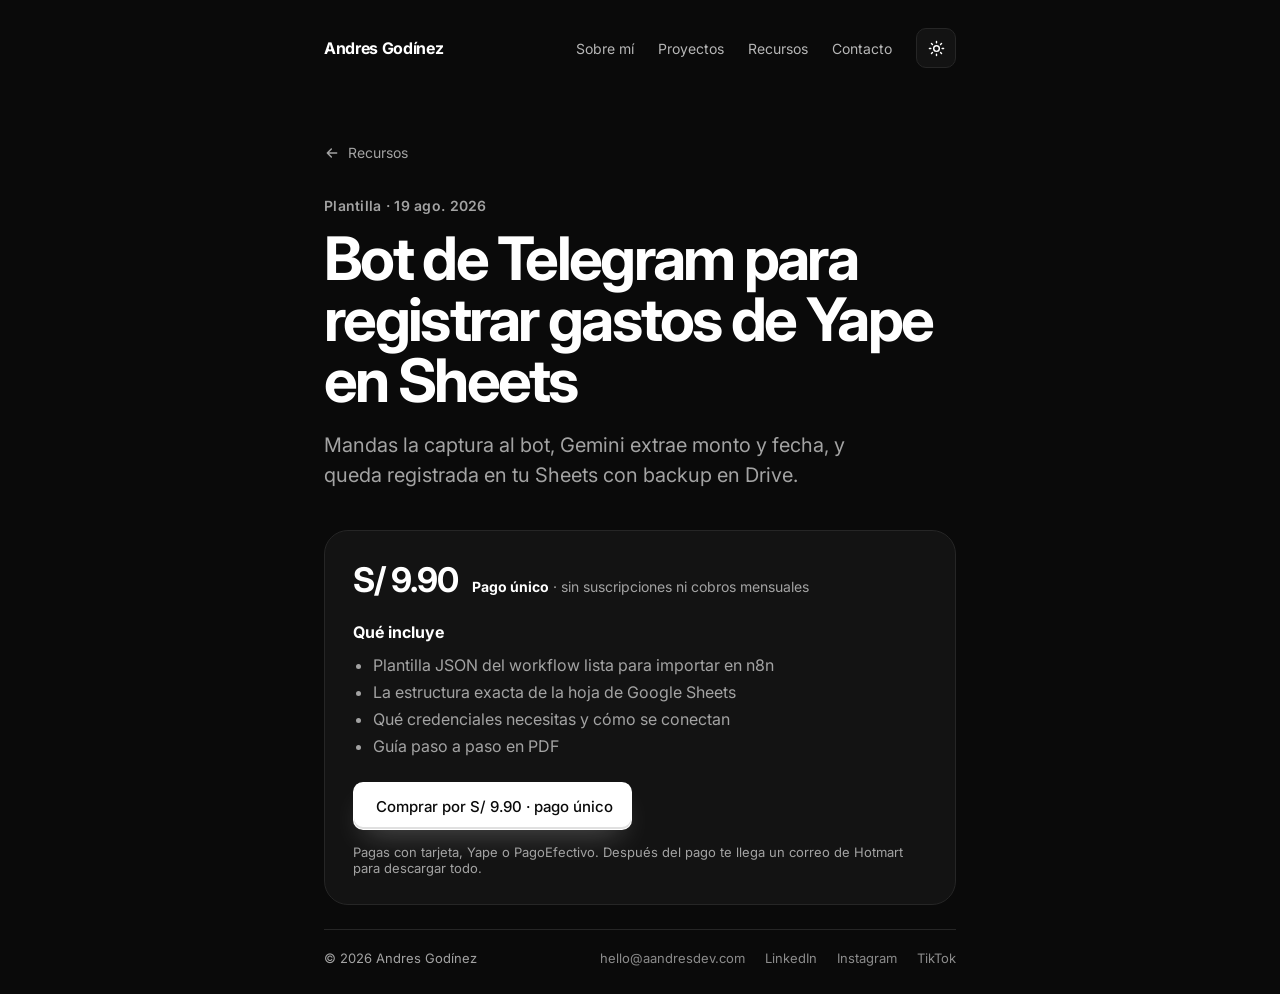
<file: recursos/tracker-gastos-yape-telegram.html>
<!doctype html>
<html lang="es" data-theme="dark">
<head>
<meta charset="utf-8">
<meta name="viewport" content="width=device-width, initial-scale=1">
<title>Bot de Telegram para registrar gastos de Yape en Sheets — Andres Godínez</title>
<meta name="description" content="Mandas la captura al bot, Gemini extrae monto y fecha, y queda registrada en tu Sheets con backup en Drive.">
<meta property="og:title" content="Bot de Telegram para registrar gastos de Yape en Sheets — Andres Godínez">
<meta property="og:description" content="Mandas la captura al bot, Gemini extrae monto y fecha, y queda registrada en tu Sheets con backup en Drive.">
<meta property="og:image" content="/assets/andres.jpg">
<meta name="theme-color" content="#0A0A0A">
<link rel="icon" type="image/png" sizes="64x64" href="/assets/favicon.png">
<link rel="icon" type="image/png" sizes="512x512" href="/assets/icon-512.png">
<link rel="apple-touch-icon" href="/assets/apple-touch-icon.png">
<script>
  try { var t = localStorage.getItem('theme'); if (t) document.documentElement.dataset.theme = t; } catch (e) {}
</script>
<link rel="preconnect" href="https://fonts.googleapis.com">
<link rel="preconnect" href="https://fonts.gstatic.com" crossorigin>
<link href="https://fonts.googleapis.com/css2?family=Inter:wght@400;500;600;700&family=Sora:wght@700&display=swap" rel="stylesheet">
<link rel="stylesheet" href="/styles.css">
</head>
<body>
<div class="col">
  <header class="nav a-down">
    <a href="/" class="brand">Andres Godínez</a>
    <nav aria-label="Principal">
      <div class="nav-links" id="nav-links">
      <a href="/#sobre-mi" class="link">Sobre mí</a>
      <a href="/proyectos" class="link">Proyectos</a>
      <a href="/recursos" class="link">Recursos</a>
      <button type="button" class="link link-btn" data-open>Contacto</button>
        <div class="nav-social"><a href="https://www.instagram.com/aandresdev/" target="_blank" rel="noopener" aria-label="Instagram"><svg width="20" height="20" viewBox="0 0 24 24" fill="none" stroke="currentColor" stroke-width="1.8" stroke-linecap="round" stroke-linejoin="round" aria-hidden="true"><rect x="3" y="3" width="18" height="18" rx="5"/><circle cx="12" cy="12" r="4"/><path d="M17.5 6.5h.01"/></svg></a><a href="https://www.linkedin.com/in/andresgodinezv/" target="_blank" rel="noopener" aria-label="LinkedIn"><svg width="20" height="20" viewBox="0 0 24 24" fill="none" stroke="currentColor" stroke-width="1.8" stroke-linecap="round" stroke-linejoin="round" aria-hidden="true"><rect x="3" y="3" width="18" height="18" rx="3"/><path d="M8 10v7M8 7v.01M12 17v-7M12 13.5a2.5 2.5 0 0 1 5 0V17"/></svg></a><a href="https://www.tiktok.com/@aandresdev" target="_blank" rel="noopener" aria-label="TikTok"><svg width="20" height="20" viewBox="0 0 24 24" fill="none" stroke="currentColor" stroke-width="1.8" stroke-linecap="round" stroke-linejoin="round" aria-hidden="true"><path d="M14 3c.4 2.4 2 4 4.5 4.3v3c-1.7 0-3.2-.5-4.5-1.4V15a5.5 5.5 0 1 1-5.5-5.5v3A2.5 2.5 0 1 0 11 15V3z"/></svg></a></div>
      </div>
      <button type="button" class="toggle" id="toggle" aria-label="Cambiar tema">
        <svg class="i-sun" width="17" height="17" viewBox="0 0 24 24" fill="none" stroke="currentColor" stroke-width="2" stroke-linecap="round" aria-hidden="true"><circle cx="12" cy="12" r="4"/><path d="M12 2v2M12 20v2M2 12h2M20 12h2M4.9 4.9l1.4 1.4M17.7 17.7l1.4 1.4M4.9 19.1l1.4-1.4M17.7 6.3l1.4-1.4"/></svg>
        <svg class="i-moon" width="17" height="17" viewBox="0 0 24 24" fill="none" stroke="currentColor" stroke-width="2" stroke-linecap="round" stroke-linejoin="round" aria-hidden="true"><path d="M20 14.5A8 8 0 0 1 9.5 4a8 8 0 1 0 10.5 10.5z"/></svg>
      </button>
      <button type="button" class="burger" id="burger" aria-label="Abrir menú" aria-expanded="false" aria-controls="nav-links"><span></span><span></span><span></span></button>
    </nav>
  </header>

  <main class="pj rs">
    <a href="/recursos" class="back link a-up" style="--d:0ms"><svg width="16" height="16" viewBox="0 0 24 24" fill="none" stroke="currentColor" stroke-width="2.2" stroke-linecap="round" stroke-linejoin="round" aria-hidden="true"><path d="M19 12H5M11 6l-6 6 6 6"/></svg> Recursos</a>
    <span class="label a-up" style="--d:100ms">Plantilla · 19 ago. 2026</span>
    <h1 class="a-up" style="--d:180ms">Bot de Telegram para registrar gastos de Yape en Sheets</h1>
    <p class="lead a-up" style="--d:260ms">Mandas la captura al bot, Gemini extrae monto y fecha, y queda registrada en tu Sheets con backup en Drive.</p>
    <section class="buy a-up" style="--d:340ms">
      <div class="buy-top"><span class="buy-price">S/ 9.90</span><span class="buy-note"><strong>Pago único</strong> · sin suscripciones ni cobros mensuales</span></div>
      <h2 class="buy-h">Qué incluye</h2>
      <ul class="buy-list"><li>Plantilla JSON del workflow lista para importar en n8n</li><li>La estructura exacta de la hoja de Google Sheets</li><li>Qué credenciales necesitas y cómo se conectan</li><li>Guía paso a paso en PDF</li></ul>
      <a class="btn btn-primary" href="https://pay.hotmart.com/B108650045N?off=9bwa4edl" target="_blank" rel="noopener">Comprar por S/ 9.90 · pago único</a>
      <p class="buy-fine">Pagas con tarjeta, Yape o PagoEfectivo. Después del pago te llega un correo de Hotmart para descargar todo.</p>
    </section>
  </main>

  <footer class="footer reveal">
    <span>© 2026 Andres Godínez</span>
    <span class="footer-links"><a href="mailto:hello@aandresdev.com" class="link">hello@aandresdev.com</a><a href="https://www.linkedin.com/in/andresgodinezv/" target="_blank" rel="noopener" class="link soc" aria-label="LinkedIn"><svg class="fi" width="20" height="20" viewBox="0 0 24 24" fill="none" stroke="currentColor" stroke-width="1.8" stroke-linecap="round" stroke-linejoin="round" aria-hidden="true"><rect x="3" y="3" width="18" height="18" rx="3"/><path d="M8 10v7M8 7v.01M12 17v-7M12 13.5a2.5 2.5 0 0 1 5 0V17"/></svg><span class="ft">LinkedIn</span></a><a href="https://www.instagram.com/aandresdev/" target="_blank" rel="noopener" class="link soc" aria-label="Instagram"><svg class="fi" width="20" height="20" viewBox="0 0 24 24" fill="none" stroke="currentColor" stroke-width="1.8" stroke-linecap="round" stroke-linejoin="round" aria-hidden="true"><rect x="3" y="3" width="18" height="18" rx="5"/><circle cx="12" cy="12" r="4"/><path d="M17.5 6.5h.01"/></svg><span class="ft">Instagram</span></a><a href="https://www.tiktok.com/@aandresdev" target="_blank" rel="noopener" class="link soc" aria-label="TikTok"><svg class="fi" width="20" height="20" viewBox="0 0 24 24" fill="none" stroke="currentColor" stroke-width="1.8" stroke-linecap="round" stroke-linejoin="round" aria-hidden="true"><path d="M14 3c.4 2.4 2 4 4.5 4.3v3c-1.7 0-3.2-.5-4.5-1.4V15a5.5 5.5 0 1 1-5.5-5.5v3A2.5 2.5 0 1 0 11 15V3z"/></svg><span class="ft">TikTok</span></a></span>
  </footer>
</div>

<!-- Popup de contacto -->
<div class="modal" id="modal" role="dialog" aria-modal="true" aria-labelledby="m-title" hidden>
  <div class="m-panel">
    <div class="m-inner">
      <div class="m-top">
        <span class="m-item brand" style="--d:0ms">Andres Godínez</span>
        <button type="button" class="m-item x" id="close" aria-label="Cerrar formulario" style="--d:60ms"><svg width="20" height="20" viewBox="0 0 24 24" fill="none" stroke="currentColor" stroke-width="2" stroke-linecap="round" aria-hidden="true"><path d="M6 6l12 12M18 6 6 18"/></svg></button>
      </div>
      <div class="m-body">
        <div class="m-left">
          <span class="m-item muted label" style="--d:80ms">Contacto</span>
          <h2 id="m-title"><span class="w mw"><span style="--d:120ms">Hablemos</span></span> <span class="w mw"><span style="--d:190ms">de</span></span> <span class="w mw"><span style="--d:260ms">tu</span></span> <span class="w mw"><span style="--d:330ms">proyecto.</span></span></h2>
          <p class="m-item muted m-lead" style="--d:420ms">Cuéntame qué necesitas y te respondo personalmente.</p>
          <div class="m-item m-contact" style="--d:500ms">
            <a href="mailto:hello@aandresdev.com" class="link"><svg width="18" height="18" viewBox="0 0 24 24" fill="none" stroke="currentColor" stroke-width="2" stroke-linecap="round" stroke-linejoin="round" aria-hidden="true"><path d="M3 6h18v12H3zM3 7l9 6 9-6"/></svg>hello@aandresdev.com</a>
            <span class="muted"><svg width="18" height="18" viewBox="0 0 24 24" fill="none" stroke="currentColor" stroke-width="2" stroke-linecap="round" stroke-linejoin="round" aria-hidden="true"><path d="M12 21s-7-6-7-11a7 7 0 0 1 14 0c0 5-7 11-7 11z"/><circle cx="12" cy="10" r="2.5"/></svg>Lima, Perú</span>
            <span class="m-socials"><a href="https://www.linkedin.com/in/andresgodinezv/" target="_blank" rel="noopener" class="link">LinkedIn</a><a href="https://www.instagram.com/aandresdev/" target="_blank" rel="noopener" class="link">Instagram</a><a href="https://www.tiktok.com/@aandresdev" target="_blank" rel="noopener" class="link">TikTok</a></span>
          </div>
        </div>
        <div class="m-item m-card" style="--d:220ms">
          <form id="form" novalidate>
            <div class="row2">
              <div class="m-item fld" style="--d:380ms"><label for="f-name">Nombre</label><input class="field" id="f-name" name="name" type="text" placeholder="Tu nombre" autocomplete="name"></div>
              <div class="m-item fld" style="--d:440ms"><label for="f-email">Correo</label><input class="field" id="f-email" name="email" type="email" placeholder="tu@correo.com" autocomplete="email"></div>
            </div>
            <div class="m-item fld" style="--d:500ms"><label for="f-company">Empresa (opcional)</label><input class="field" id="f-company" name="company" type="text" placeholder="Nombre de tu negocio" autocomplete="organization"></div>
            <fieldset class="m-item" style="--d:560ms">
              <legend>¿Qué necesitas?</legend>
              <div class="opts" id="opts">
                <button type="button" class="opt" aria-pressed="true">Crear un proyecto</button>
                <button type="button" class="opt" aria-pressed="false">Colaboración de contenido</button>
                <button type="button" class="opt" aria-pressed="false">Automatizar mi empresa</button>
              </div>
            </fieldset>
            <div class="m-item fld" style="--d:620ms"><label for="f-msg">Mensaje</label><textarea class="field" id="f-msg" name="msg" rows="4" placeholder="Cuéntame sobre tu proyecto, plazos y lo que tienes en mente"></textarea></div>
            <p class="err" id="err" role="alert" hidden>Escribe tu nombre y un correo válido.</p>
            <button type="submit" class="btn btn-primary btn-block m-item" style="--d:680ms">Enviar mensaje <svg class="ar" width="16" height="16" viewBox="0 0 24 24" fill="none" stroke="currentColor" stroke-width="2.2" stroke-linecap="round" stroke-linejoin="round" aria-hidden="true"><path d="M5 12h14M13 6l6 6-6 6"/></svg></button>
          </form>
          <div class="sent" id="sent" hidden>
            <span class="pop check-wrap"><svg class="check" width="40" height="40" viewBox="0 0 24 24" fill="none" stroke="currentColor" stroke-width="2.4" stroke-linecap="round" stroke-linejoin="round" aria-hidden="true"><path d="m5 12 5 5 9-10"/></svg></span>
            <h3 class="a-up" style="--d:250ms">¡Mensaje listo, <span id="sent-name"></span>!</h3>
            <p class="a-up muted" style="--d:350ms">Se abrió tu correo con el mensaje armado. Envíalo y te respondo pronto.</p>
            <div class="a-up sent-actions" style="--d:450ms">
              <button type="button" class="btn btn-primary" id="sent-close">Cerrar</button>
              <button type="button" class="btn btn-ghost" id="sent-reset">Enviar otro</button>
            </div>
          </div>
        </div>
      </div>
    </div>
  </div>
</div>

<script src="/main.js"></script>
</body>
</html>
</file>
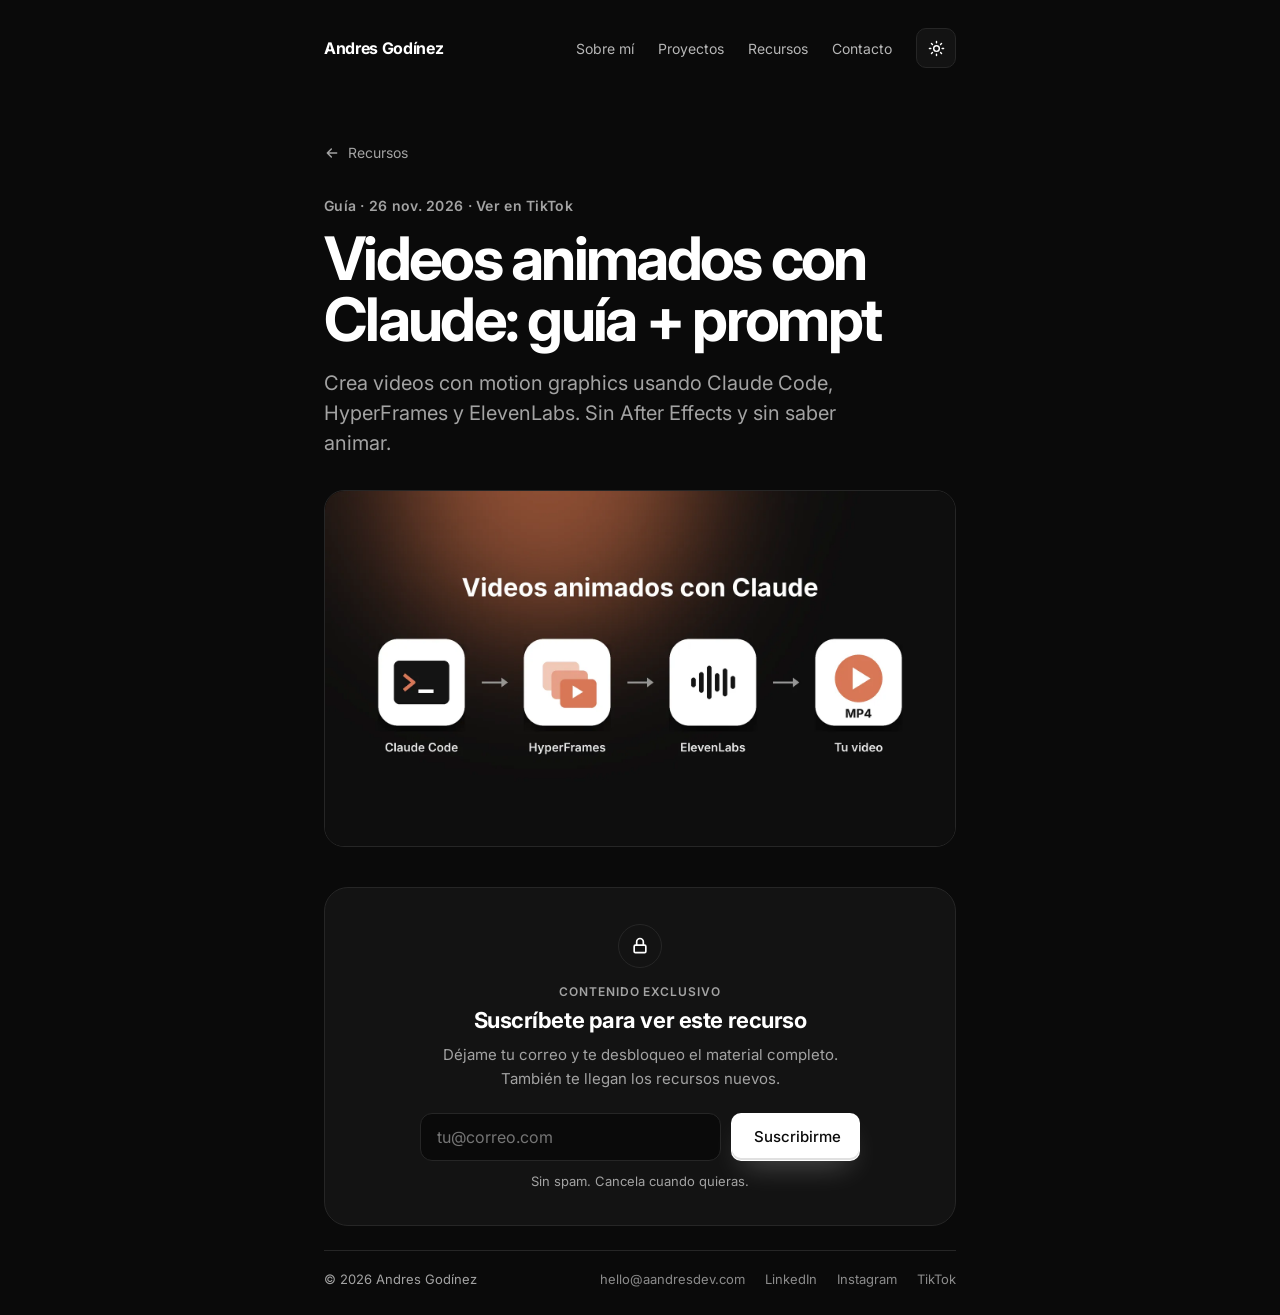
<file: recursos/videos-animados-claude-hyperframes.html>
<!doctype html>
<html lang="es" data-theme="dark">
<head>
<meta charset="utf-8">
<meta name="viewport" content="width=device-width, initial-scale=1">
<title>Videos animados con Claude: guía + prompt — Andres Godínez</title>
<meta name="description" content="Crea videos con motion graphics usando Claude Code, HyperFrames y ElevenLabs. Sin After Effects y sin saber animar.">
<meta property="og:title" content="Videos animados con Claude: guía + prompt — Andres Godínez">
<meta property="og:description" content="Crea videos con motion graphics usando Claude Code, HyperFrames y ElevenLabs. Sin After Effects y sin saber animar.">
<meta property="og:image" content="/assets/recursos/videos-animados-claude-hyperframes-cover.webp">
<meta name="theme-color" content="#0A0A0A">
<link rel="icon" type="image/png" sizes="64x64" href="/assets/favicon.png">
<link rel="icon" type="image/png" sizes="512x512" href="/assets/icon-512.png">
<link rel="apple-touch-icon" href="/assets/apple-touch-icon.png">
<script>
  try { var t = localStorage.getItem('theme'); if (t) document.documentElement.dataset.theme = t; } catch (e) {}
</script>
<link rel="preconnect" href="https://fonts.googleapis.com">
<link rel="preconnect" href="https://fonts.gstatic.com" crossorigin>
<link href="https://fonts.googleapis.com/css2?family=Inter:wght@400;500;600;700&family=Sora:wght@700&display=swap" rel="stylesheet">
<link rel="stylesheet" href="/styles.css">
</head>
<body>
<div class="col">
  <header class="nav a-down">
    <a href="/" class="brand">Andres Godínez</a>
    <nav aria-label="Principal">
      <div class="nav-links" id="nav-links">
      <a href="/#sobre-mi" class="link">Sobre mí</a>
      <a href="/proyectos" class="link">Proyectos</a>
      <a href="/recursos" class="link">Recursos</a>
      <button type="button" class="link link-btn" data-open>Contacto</button>
        <div class="nav-social"><a href="https://www.instagram.com/aandresdev/" target="_blank" rel="noopener" aria-label="Instagram"><svg width="20" height="20" viewBox="0 0 24 24" fill="none" stroke="currentColor" stroke-width="1.8" stroke-linecap="round" stroke-linejoin="round" aria-hidden="true"><rect x="3" y="3" width="18" height="18" rx="5"/><circle cx="12" cy="12" r="4"/><path d="M17.5 6.5h.01"/></svg></a><a href="https://www.linkedin.com/in/andresgodinezv/" target="_blank" rel="noopener" aria-label="LinkedIn"><svg width="20" height="20" viewBox="0 0 24 24" fill="none" stroke="currentColor" stroke-width="1.8" stroke-linecap="round" stroke-linejoin="round" aria-hidden="true"><rect x="3" y="3" width="18" height="18" rx="3"/><path d="M8 10v7M8 7v.01M12 17v-7M12 13.5a2.5 2.5 0 0 1 5 0V17"/></svg></a><a href="https://www.tiktok.com/@aandresdev" target="_blank" rel="noopener" aria-label="TikTok"><svg width="20" height="20" viewBox="0 0 24 24" fill="none" stroke="currentColor" stroke-width="1.8" stroke-linecap="round" stroke-linejoin="round" aria-hidden="true"><path d="M14 3c.4 2.4 2 4 4.5 4.3v3c-1.7 0-3.2-.5-4.5-1.4V15a5.5 5.5 0 1 1-5.5-5.5v3A2.5 2.5 0 1 0 11 15V3z"/></svg></a></div>
      </div>
      <button type="button" class="toggle" id="toggle" aria-label="Cambiar tema">
        <svg class="i-sun" width="17" height="17" viewBox="0 0 24 24" fill="none" stroke="currentColor" stroke-width="2" stroke-linecap="round" aria-hidden="true"><circle cx="12" cy="12" r="4"/><path d="M12 2v2M12 20v2M2 12h2M20 12h2M4.9 4.9l1.4 1.4M17.7 17.7l1.4 1.4M4.9 19.1l1.4-1.4M17.7 6.3l1.4-1.4"/></svg>
        <svg class="i-moon" width="17" height="17" viewBox="0 0 24 24" fill="none" stroke="currentColor" stroke-width="2" stroke-linecap="round" stroke-linejoin="round" aria-hidden="true"><path d="M20 14.5A8 8 0 0 1 9.5 4a8 8 0 1 0 10.5 10.5z"/></svg>
      </button>
      <button type="button" class="burger" id="burger" aria-label="Abrir menú" aria-expanded="false" aria-controls="nav-links"><span></span><span></span><span></span></button>
    </nav>
  </header>

  <main class="pj rs">
    <a href="/recursos" class="back link a-up" style="--d:0ms"><svg width="16" height="16" viewBox="0 0 24 24" fill="none" stroke="currentColor" stroke-width="2.2" stroke-linecap="round" stroke-linejoin="round" aria-hidden="true"><path d="M19 12H5M11 6l-6 6 6 6"/></svg> Recursos</a>
    <span class="label a-up" style="--d:100ms">Guía · 26 nov. 2026 · <a class="link" href="https://www.tiktok.com/@aandresdev" target="_blank" rel="noopener">Ver en TikTok</a></span>
    <h1 class="a-up" style="--d:180ms">Videos animados con Claude: guía + prompt</h1>
    <p class="lead a-up" style="--d:260ms">Crea videos con motion graphics usando Claude Code, HyperFrames y ElevenLabs. Sin After Effects y sin saber animar.</p>
    <img class="a-up" style="--d:300ms;display:block;width:100%;height:auto;margin-top:32px;border-radius:20px;border:1px solid var(--border)" src="/assets/recursos/videos-animados-claude-hyperframes-cover.webp" alt="Flujo: Claude Code, HyperFrames y ElevenLabs para crear tu video MP4" width="1600" height="900">
    <section class="gate a-up" id="gate" data-slug="videos-animados-claude-hyperframes" hidden style="--d:340ms">
      <div class="gate-icon"><svg width="20" height="20" viewBox="0 0 24 24" fill="none" stroke="currentColor" stroke-width="2" stroke-linecap="round" stroke-linejoin="round" aria-hidden="true"><rect x="5" y="11" width="14" height="9" rx="1.5"/><path d="M8 11V7a4 4 0 0 1 8 0v4"/></svg></div>
      <p class="gate-eyebrow">Contenido exclusivo</p>
      <h2 class="gate-title">Suscríbete para ver este recurso</h2>
      <p class="gate-text">Déjame tu correo y te desbloqueo el material completo. También te llegan los recursos nuevos.</p>
      <form class="gate-form" id="gate-form" novalidate>
        <input type="email" id="gate-email" class="gate-input" placeholder="tu@correo.com" autocomplete="email" required>
        <button type="submit" class="btn btn-primary">Suscribirme</button>
      </form>
      <p class="gate-err" id="gate-err" hidden></p>
      <p class="gate-fine">Sin spam. Cancela cuando quieras.</p>
    </section>
    <article class="rs-md a-up" id="rs-content" style="--d:340ms" hidden>
<p>Con tres herramientas puedes hacer videos con motion graphics sin After Effects, sin plantillas y sin saber animar. Tú le dices a Claude qué video quieres y él lo arma.</p>
<ul>
<li><strong>Claude Code</strong>: Claude trabajando dentro de tu computadora. Crea los archivos y ejecuta los programas por ti.</li>
<li><strong>HyperFrames</strong>: gratis. El video se escribe como código y al final se convierte en MP4.</li>
<li><strong>ElevenLabs</strong>: pone la voz, la música y los efectos de sonido.</li>
</ul>
<h2>1. Instala Claude Code</h2>
<p>Abre la terminal y pega el comando de tu sistema:</p>
<p><strong>Mac</strong></p>
<div class="code"><button class="code-copy" type="button">Copiar</button><pre><code>curl -fsSL https://claude.ai/install.sh | bash</code></pre></div>
<p><strong>Windows (PowerShell)</strong></p>
<div class="code"><button class="code-copy" type="button">Copiar</button><pre><code>irm https://claude.ai/install.ps1 | iex</code></pre></div>
<p>Crea una carpeta para tu video, entra en ella desde la terminal y escribe <code>claude</code>. La primera vez te pide iniciar sesión con tu cuenta de Claude.</p>
<h2>2. Instala HyperFrames</h2>
<p>Dentro de esa carpeta, ejecuta:</p>
<div class="code"><button class="code-copy" type="button">Copiar</button><pre><code>npx skills add heygen-com/hyperframes</code></pre></div>
<p>Cuando te muestre la lista, elige <strong>Core Skills</strong>.</p>
<p>HyperFrames necesita <strong>Node.js</strong> y <strong>FFmpeg</strong>. Si no los tienes, pídeselo a Claude Code: <em>"Instala Node.js y FFmpeg en mi computadora"</em>.</p>
<h2>3. Conecta ElevenLabs</h2>
<p>Crea tu cuenta gratis en ElevenLabs y luego ejecuta en la terminal:</p>
<div class="code"><button class="code-copy" type="button">Copiar</button><pre><code>claude mcp add --transport http elevenlabs https://api.elevenlabs.io/v1/mcp</code></pre></div>
<p>Abre Claude Code, escribe <code>/mcp</code> y entra con tu cuenta de ElevenLabs. Listo: Claude ya puede pedirle el audio.</p>
<h2>4. Pídele el video</h2>
<p>Guarda tus capturas y tu logo en una carpeta <code>assets</code> dentro del proyecto. Después copia este prompt en Claude Code y cambia lo que está entre corchetes:</p>
<div class="code"><button class="code-copy" type="button">Copiar</button><pre><code>Quiero crear un video corto con motion graphics usando HyperFrames.

- Tema: [qué es tu producto o de qué trata el video]
- Formato: vertical 9:16, de [20 a 40] segundos
- Estilo: [minimalista oscuro / colorido / corporativo]. Colores de marca: [#hex]
- Material: en la carpeta ./assets están mis capturas y mi logo. Úsalos.
- Audio: con ElevenLabs genera una voz en off en español con este guion: &quot;[tu guion]&quot;, una música de fondo suave y efectos de sonido en las transiciones.

Antes de escribir código, propónme 3 ideas de video con su estructura escena por escena. Espera a que elija una. Luego crea el video, sincroniza las animaciones con la voz, ábreme el preview y, cuando lo apruebe, renderiza el MP4.

Textos cortos (máximo 8 palabras por pantalla) y deja márgenes arriba y abajo para la interfaz de TikTok.</code></pre></div>
<p>Claude te va a proponer ideas. Eliges una, le pides los cambios que quieras y te entrega el MP4.</p>
<blockquote><p>Si un texto no te gusta o una escena dura mucho, díselo tal cual: <em>"la escena 2 que dure menos y el título más grande"</em>. No necesitas tocar código.</p></blockquote>
      <h2>Qué incluye</h2>
      <ul><li>Los comandos para instalar las 3 herramientas</li><li>El prompt que uso para crear los videos</li></ul>
    </article>
  </main>

  <footer class="footer reveal">
    <span>© 2026 Andres Godínez</span>
    <span class="footer-links"><a href="mailto:hello@aandresdev.com" class="link">hello@aandresdev.com</a><a href="https://www.linkedin.com/in/andresgodinezv/" target="_blank" rel="noopener" class="link soc" aria-label="LinkedIn"><svg class="fi" width="20" height="20" viewBox="0 0 24 24" fill="none" stroke="currentColor" stroke-width="1.8" stroke-linecap="round" stroke-linejoin="round" aria-hidden="true"><rect x="3" y="3" width="18" height="18" rx="3"/><path d="M8 10v7M8 7v.01M12 17v-7M12 13.5a2.5 2.5 0 0 1 5 0V17"/></svg><span class="ft">LinkedIn</span></a><a href="https://www.instagram.com/aandresdev/" target="_blank" rel="noopener" class="link soc" aria-label="Instagram"><svg class="fi" width="20" height="20" viewBox="0 0 24 24" fill="none" stroke="currentColor" stroke-width="1.8" stroke-linecap="round" stroke-linejoin="round" aria-hidden="true"><rect x="3" y="3" width="18" height="18" rx="5"/><circle cx="12" cy="12" r="4"/><path d="M17.5 6.5h.01"/></svg><span class="ft">Instagram</span></a><a href="https://www.tiktok.com/@aandresdev" target="_blank" rel="noopener" class="link soc" aria-label="TikTok"><svg class="fi" width="20" height="20" viewBox="0 0 24 24" fill="none" stroke="currentColor" stroke-width="1.8" stroke-linecap="round" stroke-linejoin="round" aria-hidden="true"><path d="M14 3c.4 2.4 2 4 4.5 4.3v3c-1.7 0-3.2-.5-4.5-1.4V15a5.5 5.5 0 1 1-5.5-5.5v3A2.5 2.5 0 1 0 11 15V3z"/></svg><span class="ft">TikTok</span></a></span>
  </footer>
</div>

<!-- Popup de contacto -->
<div class="modal" id="modal" role="dialog" aria-modal="true" aria-labelledby="m-title" hidden>
  <div class="m-panel">
    <div class="m-inner">
      <div class="m-top">
        <span class="m-item brand" style="--d:0ms">Andres Godínez</span>
        <button type="button" class="m-item x" id="close" aria-label="Cerrar formulario" style="--d:60ms"><svg width="20" height="20" viewBox="0 0 24 24" fill="none" stroke="currentColor" stroke-width="2" stroke-linecap="round" aria-hidden="true"><path d="M6 6l12 12M18 6 6 18"/></svg></button>
      </div>
      <div class="m-body">
        <div class="m-left">
          <span class="m-item muted label" style="--d:80ms">Contacto</span>
          <h2 id="m-title"><span class="w mw"><span style="--d:120ms">Hablemos</span></span> <span class="w mw"><span style="--d:190ms">de</span></span> <span class="w mw"><span style="--d:260ms">tu</span></span> <span class="w mw"><span style="--d:330ms">proyecto.</span></span></h2>
          <p class="m-item muted m-lead" style="--d:420ms">Cuéntame qué necesitas y te respondo personalmente.</p>
          <div class="m-item m-contact" style="--d:500ms">
            <a href="mailto:hello@aandresdev.com" class="link"><svg width="18" height="18" viewBox="0 0 24 24" fill="none" stroke="currentColor" stroke-width="2" stroke-linecap="round" stroke-linejoin="round" aria-hidden="true"><path d="M3 6h18v12H3zM3 7l9 6 9-6"/></svg>hello@aandresdev.com</a>
            <span class="muted"><svg width="18" height="18" viewBox="0 0 24 24" fill="none" stroke="currentColor" stroke-width="2" stroke-linecap="round" stroke-linejoin="round" aria-hidden="true"><path d="M12 21s-7-6-7-11a7 7 0 0 1 14 0c0 5-7 11-7 11z"/><circle cx="12" cy="10" r="2.5"/></svg>Lima, Perú</span>
            <span class="m-socials"><a href="https://www.linkedin.com/in/andresgodinezv/" target="_blank" rel="noopener" class="link">LinkedIn</a><a href="https://www.instagram.com/aandresdev/" target="_blank" rel="noopener" class="link">Instagram</a><a href="https://www.tiktok.com/@aandresdev" target="_blank" rel="noopener" class="link">TikTok</a></span>
          </div>
        </div>
        <div class="m-item m-card" style="--d:220ms">
          <form id="form" novalidate>
            <div class="row2">
              <div class="m-item fld" style="--d:380ms"><label for="f-name">Nombre</label><input class="field" id="f-name" name="name" type="text" placeholder="Tu nombre" autocomplete="name"></div>
              <div class="m-item fld" style="--d:440ms"><label for="f-email">Correo</label><input class="field" id="f-email" name="email" type="email" placeholder="tu@correo.com" autocomplete="email"></div>
            </div>
            <div class="m-item fld" style="--d:500ms"><label for="f-company">Empresa (opcional)</label><input class="field" id="f-company" name="company" type="text" placeholder="Nombre de tu negocio" autocomplete="organization"></div>
            <fieldset class="m-item" style="--d:560ms">
              <legend>¿Qué necesitas?</legend>
              <div class="opts" id="opts">
                <button type="button" class="opt" aria-pressed="true">Crear un proyecto</button>
                <button type="button" class="opt" aria-pressed="false">Colaboración de contenido</button>
                <button type="button" class="opt" aria-pressed="false">Automatizar mi empresa</button>
              </div>
            </fieldset>
            <div class="m-item fld" style="--d:620ms"><label for="f-msg">Mensaje</label><textarea class="field" id="f-msg" name="msg" rows="4" placeholder="Cuéntame sobre tu proyecto, plazos y lo que tienes en mente"></textarea></div>
            <p class="err" id="err" role="alert" hidden>Escribe tu nombre y un correo válido.</p>
            <button type="submit" class="btn btn-primary btn-block m-item" style="--d:680ms">Enviar mensaje <svg class="ar" width="16" height="16" viewBox="0 0 24 24" fill="none" stroke="currentColor" stroke-width="2.2" stroke-linecap="round" stroke-linejoin="round" aria-hidden="true"><path d="M5 12h14M13 6l6 6-6 6"/></svg></button>
          </form>
          <div class="sent" id="sent" hidden>
            <span class="pop check-wrap"><svg class="check" width="40" height="40" viewBox="0 0 24 24" fill="none" stroke="currentColor" stroke-width="2.4" stroke-linecap="round" stroke-linejoin="round" aria-hidden="true"><path d="m5 12 5 5 9-10"/></svg></span>
            <h3 class="a-up" style="--d:250ms">¡Mensaje listo, <span id="sent-name"></span>!</h3>
            <p class="a-up muted" style="--d:350ms">Se abrió tu correo con el mensaje armado. Envíalo y te respondo pronto.</p>
            <div class="a-up sent-actions" style="--d:450ms">
              <button type="button" class="btn btn-primary" id="sent-close">Cerrar</button>
              <button type="button" class="btn btn-ghost" id="sent-reset">Enviar otro</button>
            </div>
          </div>
        </div>
      </div>
    </div>
  </div>
</div>

<script src="/main.js"></script>
<script>
(function () {
  var KEY = 'andres_recursos_subscribed', RE = /^[^\s@]+@[^\s@]+\.[^\s@]+$/;
  var content = document.getElementById('rs-content'), gate = document.getElementById('gate');
  function subscribed() { try { return localStorage.getItem(KEY) === '1'; } catch (e) { return false; } }
  if (gate && content) {
    if (subscribed()) { gate.hidden = true; content.hidden = false; }
    else { gate.hidden = false; content.hidden = true; }
    var input = document.getElementById('gate-email'), btn = document.getElementById('gate-submit'), err = document.getElementById('gate-err');
    function submit(e) {
      if (e) e.preventDefault();
      var email = input.value.trim();
      if (!RE.test(email)) { err.textContent = 'Ese correo no parece válido.'; err.hidden = false; return; }
      try { localStorage.setItem(KEY, '1'); localStorage.setItem('andres_recursos_email', email); } catch (x) {}
      try { fetch('https://primary-production-b62f1.up.railway.app/webhook/newsletter-notion', { method: 'POST', headers: { 'Content-Type': 'application/json' }, body: JSON.stringify({ email: email, slug: gate.dataset.slug || '' }), keepalive: true }).catch(function () {}); } catch (x) {}
      gate.hidden = true; content.hidden = false;
    }
    document.getElementById('gate-form').addEventListener('submit', submit);
  }
  document.querySelectorAll('.code-copy').forEach(function (b) {
    b.addEventListener('click', function () {
      var t = b.parentNode.querySelector('code').innerText;
      var done = function () { b.textContent = 'Copiado'; setTimeout(function () { b.textContent = 'Copiar'; }, 1600); };
      if (navigator.clipboard) navigator.clipboard.writeText(t).then(done, function () {}); else done();
    });
  });
})();
</script>
</body>
</html>
</file>
<file: styles.css>
:root, [data-theme="dark"] {
  --bg: #0A0A0A; --fg: #FFFFFF; --muted: #A3A3A3; --card: #131313; --border: #262626;
  --ring: rgba(255,255,255,0.16); --err: #F87171;
  --shadow: inset 0 -2px 0 rgba(0,0,0,0.12), 0 14px 30px -12px rgba(255,255,255,0.3);
}
[data-theme="light"] {
  --bg: #FAFAF9; --fg: #0A0A0A; --muted: #5C5C5C; --card: #FFFFFF; --border: #E7E5E4;
  --ring: rgba(0,0,0,0.1); --err: #B91C1C;
  --shadow: inset 0 1px 0 rgba(255,255,255,0.15), 0 14px 30px -12px rgba(0,0,0,0.45);
}
*, *::before, *::after { box-sizing: border-box; }
html { scroll-behavior: smooth; }
body { margin: 0; background: var(--bg); color: var(--fg); font-family: Inter, system-ui, sans-serif; -webkit-font-smoothing: antialiased; transition: background .4s, color .4s; }
body.lock { overflow: hidden; }
a { color: inherit; text-decoration: none; }
button { font: inherit; color: inherit; }
.muted { color: var(--muted); }
.small { font-size: 13px; }

.col { max-width: 680px; margin: 0 auto; padding: 0 24px; }

/* Nav */
.nav { display: flex; flex-wrap: wrap; align-items: center; justify-content: space-between; gap: 16px; padding: 28px 0; }
.brand { font-size: 16px; font-weight: 700; letter-spacing: -0.02em; }
.nav nav { display: flex; flex-wrap: wrap; align-items: center; gap: 24px; font-size: 14px; }
.nav .link { opacity: .7; }
.link-btn { background: none; border: none; padding: 0; cursor: pointer; }
.link { position: relative; transition: opacity .15s; }
.link::after { content: ""; position: absolute; left: 0; right: 0; bottom: -4px; height: 1.5px; background: currentColor; transform: scaleX(0); transform-origin: right; transition: transform .35s cubic-bezier(.2,.8,.2,1); }
.link:hover { opacity: 1 !important; }
.link:hover::after { transform: scaleX(1); transform-origin: left; }
.toggle { width: 40px; height: 40px; border-radius: 10px; background: var(--card); border: 1px solid var(--border); display: flex; align-items: center; justify-content: center; cursor: pointer; transition: transform .3s ease; }
.toggle:hover { transform: rotate(20deg); }
.toggle svg { animation: spinIn .5s cubic-bezier(.2,.8,.2,1) both; }
[data-theme="dark"] .i-moon, [data-theme="light"] .i-sun { display: none; }

/* Hero */
.hero { padding: 64px 0; }
.photo { display: block; width: 120px; height: 120px; border-radius: 30px; object-fit: cover; object-position: center 22%; border: 1px solid var(--border); transform: rotate(-3deg); }
.hero h1 { margin: 32px 0 0; font-size: clamp(40px, 7vw, 60px); line-height: 1.02; letter-spacing: -0.045em; font-weight: 700; }
.lead { margin: 18px 0 0; font-size: 20px; line-height: 1.5; color: var(--muted); max-width: 540px; }
.lead-sub { margin-top: 10px; font-size: 17px; }
.lead-link { color: var(--fg); font-weight: 600; text-decoration: underline; text-decoration-thickness: 1.5px; text-underline-offset: 4px; text-decoration-color: color-mix(in srgb, currentColor 35%, transparent); transition: text-decoration-color .2s; }
.lead-link:hover { text-decoration-color: currentColor; }
.actions { margin-top: 32px; display: flex; flex-wrap: wrap; gap: 12px; }
.meta { margin: 28px 0 0; font-size: 14px; color: var(--muted); }

/* Buttons */
.btn { display: inline-flex; align-items: center; justify-content: center; gap: 14px; height: 48px; padding: 0 22px; border-radius: 10px; font-size: 15px; font-weight: 500; cursor: pointer; border: 1px solid transparent; transition: transform .2s ease, box-shadow .2s ease; }
.btn:hover { transform: translateY(-2px); }
.btn:active { transform: translateY(0) scale(.97); }
.btn-primary { background: var(--fg); color: var(--bg); box-shadow: var(--shadow); padding-right: 18px; }
.btn-ghost { background: var(--card); border-color: var(--border); }
.btn-sm { height: 40px; padding: 0 14px 0 16px; font-size: 14px; gap: 10px; }
.btn-block { width: 100%; height: 54px; font-weight: 600; }
.btn .ar { transition: transform .25s ease; }
.btn:hover .ar { transform: translateX(4px); }

/* Sections */
.section { border-top: 1px solid var(--border); padding-top: 40px; }
.section-head { display: flex; align-items: baseline; justify-content: space-between; gap: 16px; flex-wrap: wrap; }
.label { margin: 0; font-size: 14px; font-weight: 600; color: var(--muted); letter-spacing: .02em; }

/* Projects grid */
.grid { margin: 24px 0 0; padding-bottom: 16px; display: grid; grid-template-columns: repeat(2, minmax(0, 1fr)); gap: 14px; }
.grid > .cell:not(.cell-cta) { height: 330px; }
.cell { position: relative; display: flex; flex-direction: column; border-radius: 24px; overflow: hidden; background: var(--card); border: 1px solid var(--border); transition: transform .35s cubic-bezier(.2,.8,.2,1), box-shadow .35s; }
.cell:hover { transform: translateY(-4px); box-shadow: 0 24px 50px rgba(0,0,0,.35); }
.cell-img { flex: 1; min-height: 0; background: #FFFFFF; display: flex; align-items: center; justify-content: center; overflow: hidden; }
.logo { display: block; height: auto; max-width: 80%; transition: transform .6s cubic-bezier(.2,.8,.2,1); }
.cell:hover .logo { transform: scale(1.07); }
.wordmark { font-family: Sora, Inter, sans-serif; font-size: 32px; font-weight: 700; letter-spacing: -0.02em; color: #0A0805; }
.wordmark span { color: #F2A33C; }
.badge { position: absolute; right: 14px; top: 14px; width: 44px; height: 44px; border-radius: 99px; background: var(--card); border: 1px solid var(--border); display: flex; align-items: center; justify-content: center; box-shadow: 0 10px 24px rgba(0,0,0,.3); transition: transform .5s cubic-bezier(.2,1.3,.4,1); }
.cell:hover .badge { transform: rotate(-14deg) scale(1.1); }
.cell-info { display: flex; flex-direction: column; align-items: flex-start; gap: 4px; padding: 16px 20px 18px; }
.cell-title { font-size: 18px; font-weight: 600; letter-spacing: -0.01em; }
.cell-desc { font-size: 14px; line-height: 1.45; color: var(--muted); }
.go { margin-top: 6px; display: flex; align-items: center; gap: 6px; font-size: 13px; color: var(--muted); transition: transform .25s ease; }
.cell:hover .go { transform: translate(3px, -3px); }
.cell-cta { grid-column: 1 / -1; flex-direction: row; flex-wrap: wrap; align-items: center; justify-content: space-between; gap: 16px; padding: 22px 24px; }
.cta-text { display: flex; flex-direction: column; gap: 4px; }
.cta-title { font-size: 20px; font-weight: 700; line-height: 1.1; letter-spacing: -0.035em; }
.cell-cta .btn { flex: 0 0 auto; }

/* About / contact / footer */
.about { padding: 48px 0 24px; }
.about p { margin: 16px 0 0; font-size: 17px; line-height: 1.7; }
.about .label + p { margin-top: 20px; }
.contact { margin-top: 16px; padding: 18px 0; border-top: 1px solid var(--border); display: flex; flex-wrap: wrap; align-items: center; justify-content: space-between; gap: 20px; }
.contact h2 { margin: 0; font-size: 18px; font-weight: 600; letter-spacing: -0.02em; }
.contact p { margin: 6px 0 0; font-size: 15px; }
.footer { padding: 20px 0 28px; border-top: 1px solid var(--border); display: flex; flex-wrap: wrap; justify-content: space-between; gap: 16px; font-size: 13px; color: var(--muted); }
.footer-links { display: flex; flex-wrap: wrap; gap: 20px; }
.footer .link { opacity: .85; }

/* Modal */
.modal { position: fixed; inset: 0; z-index: 100; }
.modal[hidden] { display: none; }
.m-panel { position: absolute; inset: 0; background: var(--bg); overflow-y: auto; animation: mPanel .75s cubic-bezier(.76,0,.24,1) both; }
.m-inner { max-width: 1080px; min-height: 100%; margin: 0 auto; padding: 24px 32px 32px; display: flex; flex-direction: column; }
.m-top { display: flex; align-items: center; justify-content: space-between; gap: 16px; }
.x { width: 48px; height: 48px; border-radius: 12px; background: var(--card); border: 1px solid var(--border); display: flex; align-items: center; justify-content: center; cursor: pointer; transition: transform .3s ease; }
.x:hover { transform: rotate(90deg); }
.m-body { flex: 1; display: flex; flex-wrap: wrap; align-items: center; gap: 40px; padding-top: 24px; }
.m-left { flex: 1 1 340px; min-width: 0; display: flex; flex-direction: column; gap: 16px; }
.m-left h2 { margin: 0; font-size: clamp(40px, 6vw, 72px); line-height: .98; letter-spacing: -0.05em; }
.m-lead { margin: 0; max-width: 420px; font-size: 18px; line-height: 1.6; }
.m-contact { display: flex; flex-direction: column; gap: 12px; font-size: 15px; }
.m-contact a, .m-contact span { display: flex; align-items: center; gap: 10px; align-self: flex-start; }
.m-contact .m-socials { display: flex; gap: 18px; margin-top: 4px; }
.m-card { flex: 1 1 440px; min-width: 0; padding: 26px; border-radius: 24px; background: var(--card); border: 1px solid var(--border); }
#form { display: flex; flex-direction: column; gap: 14px; }
.row2 { display: grid; grid-template-columns: repeat(auto-fit, minmax(200px, 1fr)); gap: 16px; }
.fld { display: flex; flex-direction: column; gap: 8px; }
.fld label, legend { font-size: 13px; font-weight: 600; }
fieldset { margin: 0; padding: 0; border: none; }
legend { padding: 0; margin-bottom: 10px; }
.field { width: 100%; height: 48px; padding: 0 16px; border-radius: 12px; background: var(--bg); border: 1px solid var(--border); color: var(--fg); font: inherit; font-size: 15px; transition: border-color .2s, box-shadow .2s; }
textarea.field { height: auto; padding: 14px 16px; line-height: 1.5; resize: vertical; }
.field:focus { outline: none; box-shadow: 0 0 0 4px var(--ring); }
.opts { display: flex; flex-wrap: wrap; gap: 8px; }
.opt { height: 44px; padding: 0 16px; border-radius: 10px; border: 1px solid var(--border); background: transparent; font-size: 14px; font-weight: 500; cursor: pointer; transition: background .2s, color .2s, border-color .2s, transform .2s; }
.opt:hover { transform: translateY(-1px); }
.opt:active { transform: scale(.96); }
.opt[aria-pressed="true"] { background: var(--fg); color: var(--bg); border-color: var(--fg); }
.err { margin: 0; font-size: 14px; color: var(--err); animation: shake .45s ease; }
.sent { min-height: 360px; display: flex; flex-direction: column; align-items: center; justify-content: center; text-align: center; gap: 18px; }
.sent[hidden], #form[hidden] { display: none; }
.sent h3 { margin: 0; font-size: 30px; letter-spacing: -0.03em; }
.sent p { margin: 0; max-width: 360px; font-size: 16px; line-height: 1.6; }
.sent-actions { display: flex; gap: 10px; margin-top: 6px; }
.check-wrap { width: 84px; height: 84px; border-radius: 99px; background: var(--fg); color: var(--bg); display: flex; align-items: center; justify-content: center; }
.check path { stroke-dasharray: 30; animation: draw .6s .35s ease both; }

/* Animations */
@keyframes fadeUp { from { opacity: 0; transform: translateY(22px); } to { opacity: 1; transform: none; } }
@keyframes fadeDown { from { opacity: 0; transform: translateY(-16px); } to { opacity: 1; transform: none; } }
@keyframes wordUp { from { transform: translateY(110%); } to { transform: none; } }
@keyframes popPhoto { from { opacity: 0; transform: scale(.5) rotate(-18deg); } to { opacity: 1; transform: scale(1) rotate(-3deg); } }
@keyframes pop { 0% { opacity: 0; transform: scale(.3); } 70% { transform: scale(1.08); } 100% { opacity: 1; transform: scale(1); } }
@keyframes spinIn { from { opacity: 0; transform: rotate(-120deg) scale(.4); } to { opacity: 1; transform: none; } }
@keyframes draw { from { stroke-dashoffset: 30; } to { stroke-dashoffset: 0; } }
@keyframes shake { 10%, 90% { transform: translateX(-2px); } 30%, 70% { transform: translateX(5px); } 50% { transform: translateX(-5px); } }
@keyframes mPanel { from { clip-path: inset(100% 0 0 0); } to { clip-path: inset(0 0 0 0); } }
@keyframes mPanelOut { from { clip-path: inset(0 0 0 0); } to { clip-path: inset(0 0 100% 0); } }
@keyframes fadeOut { to { opacity: 0; transform: translateY(-12px); } }
.a-up { animation: fadeUp .9s cubic-bezier(.2,.8,.2,1) both; animation-delay: var(--d, 0ms); }
.a-down { animation: fadeDown .8s cubic-bezier(.2,.8,.2,1) both; }
.a-photo { animation: popPhoto 1s cubic-bezier(.2,1.3,.4,1) both; animation-delay: var(--d, 0ms); }
.pop { animation: pop .6s cubic-bezier(.2,.8,.2,1) both; }
.w { display: inline-block; overflow: hidden; vertical-align: top; padding-bottom: .1em; margin-bottom: -.1em; }
.w > span { display: inline-block; animation: wordUp .9s cubic-bezier(.2,.8,.2,1) both; animation-delay: var(--d, 0ms); }
.modal .mw > span { animation-delay: calc(var(--d, 0ms) + 300ms); }
.m-item { animation: fadeUp .7s cubic-bezier(.2,.8,.2,1) both; animation-delay: calc(var(--d, 0ms) + 380ms); }
.modal.out .m-panel { animation: mPanelOut .6s cubic-bezier(.76,0,.24,1) .2s both; }
.modal.out .m-item, .modal.out .w > span { animation: fadeOut .25s ease both; }
@supports (animation-timeline: view()) {
  .reveal { animation: fadeUp linear both; animation-timeline: view(); animation-range: entry 0% cover 28%; }
}


/* Project pages */
.pj { padding: 48px 0 24px; }
.pj .label { display: block; }
.back { display: inline-flex; align-items: center; gap: 8px; font-size: 14px; color: var(--muted); margin-bottom: 36px; }
.pj h1 { margin: 14px 0 0; font-size: clamp(40px, 7vw, 60px); line-height: 1.02; letter-spacing: -0.045em; }
.pj-cover { margin-top: 40px; height: 300px; border-radius: 24px; background: #FFFFFF; border: 1px solid var(--border); display: flex; align-items: center; justify-content: center; }
.pj-cover .logo { max-width: 70%; }
.pj-meta { margin: 24px 0 0; display: grid; grid-template-columns: repeat(2, minmax(0, 1fr)); gap: 1px; background: var(--border); border: 1px solid var(--border); border-radius: 18px; overflow: hidden; }
.pj-meta div { background: var(--bg); padding: 16px 18px; }
.pj-meta dt { font-size: 12px; color: var(--muted); margin-bottom: 4px; }
.pj-meta dd { margin: 0; font-size: 15px; font-weight: 500; }
.pj-block { margin-top: 48px; padding-top: 32px; border-top: 1px solid var(--border); }
.pj-block p { margin: 16px 0 0; font-size: 17px; line-height: 1.7; }
.pj-block .label + p, .pj-block .pj-h + p { margin-top: 14px; }
.pj-list { margin: 20px 0 0; padding: 0; list-style: none; display: flex; flex-direction: column; gap: 12px; }
.pj-list li { position: relative; padding-left: 26px; font-size: 16px; line-height: 1.6; }
.pj-list li::before { content: ""; position: absolute; left: 4px; top: .62em; width: 8px; height: 8px; border-radius: 2px; background: var(--fg); transform: rotate(45deg); }
.pj-next { margin-top: 40px; display: flex; flex-direction: column; gap: 6px; padding: 28px; border-radius: 20px; background: var(--card); border: 1px solid var(--border); transition: transform .3s cubic-bezier(.2,.8,.2,1); }
.pj-next:hover { transform: translateY(-3px); }
.pj-next-title { display: flex; align-items: center; gap: 12px; font-size: 24px; font-weight: 700; letter-spacing: -0.03em; }
.pj-next .ar { transition: transform .25s ease; }
.pj-next:hover .ar { transform: translateX(4px); }
@media (max-width: 640px) { .pj-meta { grid-template-columns: 1fr; } .pj-cover { height: 220px; } }

@media (max-width: 640px) {
  .contact { gap: 14px; }
  .grid { grid-template-columns: 1fr; }
  .grid > .cell:not(.cell-cta) { height: 320px; }
  .m-inner { padding: 20px 20px 40px; }
  .m-card { padding: 22px; }
}
@media (prefers-reduced-motion: reduce) {
  *, *::before, *::after { animation-duration: .01ms !important; animation-iteration-count: 1 !important; transition-duration: .01ms !important; scroll-behavior: auto !important; }
}

/* Menú responsive */
.nav { position: relative; z-index: 60; }
.nav-links { display: flex; align-items: center; gap: 24px; }
.burger { display: none; width: 40px; height: 40px; border-radius: 10px; background: var(--card); border: 1px solid var(--border); cursor: pointer; flex-direction: column; align-items: center; justify-content: center; gap: 4px; }
.burger span { display: block; width: 16px; height: 1.6px; border-radius: 2px; background: currentColor; transition: transform .35s cubic-bezier(.2,.8,.2,1), opacity .2s; }
.burger[aria-expanded="true"] span:nth-child(1) { transform: translateY(5.6px) rotate(45deg); }
.burger[aria-expanded="true"] span:nth-child(2) { opacity: 0; }
.burger[aria-expanded="true"] span:nth-child(3) { transform: translateY(-5.6px) rotate(-45deg); }
@media (max-width: 640px) {
  .burger { display: flex; }
  .nav nav { gap: 10px; }
  .nav-links { position: absolute; z-index: 50; top: calc(100% - 12px); left: 0; right: 0; flex-direction: column; align-items: stretch; gap: 0; padding: 8px; border-radius: 18px; background: var(--card); border: 1px solid var(--border); box-shadow: 0 24px 50px rgba(0,0,0,.35); opacity: 0; visibility: hidden; transform: translateY(-8px) scale(.98); transform-origin: top right; transition: opacity .25s ease, transform .35s cubic-bezier(.2,.8,.2,1), visibility 0s .35s; }
  .nav-links.open { opacity: 1; visibility: visible; transform: none; transition: opacity .25s ease, transform .35s cubic-bezier(.2,.8,.2,1), visibility 0s; }
  .nav-links .link { opacity: 1 !important; font-size: 17px; font-weight: 500; text-align: left; padding: 14px 14px; border-radius: 12px; }
  .nav-links .link::after { display: none; }
  .nav-links .link:hover { background: var(--bg); }
  .nav-links.open .link { animation: fadeUp .45s cubic-bezier(.2,.8,.2,1) both; }
  .nav-links.open .link:nth-child(2) { animation-delay: 50ms; }
  .nav-links.open .link:nth-child(3) { animation-delay: 100ms; }
}

/* Redes en móvil */
.nav-social { display: none; }
.footer .fi { display: none; }
.footer .soc { display: inline-flex; align-items: center; gap: 6px; }
@media (max-width: 640px) {
  .nav-social { display: flex; gap: 4px; padding: 8px 4px 2px; margin-top: 6px; border-top: 1px solid var(--border); }
  .nav-social a { width: 44px; height: 44px; display: flex; align-items: center; justify-content: center; transition: transform .2s ease, opacity .2s; }
  .nav-social a:hover { opacity: .7; }
  .nav-social a:active { transform: scale(.94); }
  .nav-links.open .nav-social { animation: fadeUp .45s cubic-bezier(.2,.8,.2,1) 150ms both; }
  .footer { flex-direction: column; align-items: flex-start; }
  .footer-links { gap: 10px; align-items: center; }
  .footer .soc { width: 44px; height: 44px; justify-content: center; color: var(--fg); }
  .footer .soc::after { display: none; }
  .footer .fi { display: block; }
  .footer .ft { position: absolute; width: 1px; height: 1px; overflow: hidden; clip: rect(0 0 0 0); white-space: nowrap; }
}

/* Historia del proyecto */
.pj .lead + .lead { margin-top: 14px; font-size: 17px; }
.pj-h { margin: 0; font-size: 22px; font-weight: 700; letter-spacing: -0.02em; color: var(--fg); }
.pj-fig { margin: 28px 0 0; border-radius: 24px; padding: 28px 20px; display: flex; align-items: center; justify-content: center; overflow: hidden; border: 1px solid var(--border); }
.pj-fig img { display: block; width: 100%; height: auto; max-height: 520px; object-fit: contain; }

/* Recursos */
.res-section { margin-top: 56px; }
.res-intro { margin: 12px 0 0; color: var(--muted); font-size: 16px; }
.pj .res-list { margin-top: 40px; }
.res-list { margin-top: 20px; border-top: 1px solid var(--border); }
.res { position: relative; display: grid; gap: 6px; padding: 22px 40px 22px 0; border-bottom: 1px solid var(--border); }
.res-meta { font-size: 12px; font-weight: 600; letter-spacing: .04em; text-transform: uppercase; color: var(--muted); }
.res-title { font-size: 18px; font-weight: 600; letter-spacing: -0.01em; }
.res-desc { font-size: 15px; line-height: 1.55; color: var(--muted); }
.res-go { position: absolute; right: 4px; top: 50%; transform: translateY(-50%); font-size: 18px; color: var(--muted); transition: transform .25s, color .25s; }
.res:hover .res-go { transform: translate(4px,-50%); color: var(--fg); }
.res:hover .res-title { text-decoration: underline; text-underline-offset: 4px; text-decoration-thickness: 1.5px; }

/* Recurso interno */
.res-meta { display: inline-flex; align-items: center; gap: 6px; }
.res-lock { display: inline-flex; opacity: .8; }
.rs-md { margin-top: 40px; padding-top: 32px; border-top: 1px solid var(--border); font-size: 17px; line-height: 1.75; }
.rs-md > *:first-child { margin-top: 0; }
.rs-md p, .rs-md ul, .rs-md ol { margin: 16px 0 0; color: var(--muted); }
.rs-md strong { color: var(--fg); font-weight: 600; }
.rs-md h2 { margin: 44px 0 0; font-size: 22px; line-height: 1.3; letter-spacing: -0.02em; }
.rs-md h3 { margin: 28px 0 0; font-size: 18px; }
.rs-md ul, .rs-md ol { padding-left: 22px; }
.rs-md li + li { margin-top: 6px; }
.rs-md a { color: var(--fg); text-decoration: underline; text-underline-offset: 3px; text-decoration-thickness: 1.5px; }
.rs-md blockquote { margin: 20px 0 0; padding: 14px 18px; border-left: 3px solid var(--border); background: var(--card); border-radius: 0 12px 12px 0; }
.rs-md blockquote p { margin: 0; }
.rs-md code { font-family: ui-monospace, SFMono-Regular, Menlo, monospace; font-size: .88em; background: var(--card); border: 1px solid var(--border); padding: 1px 6px; border-radius: 6px; }
.rs-md .code { position: relative; margin-top: 20px; }
.rs-md pre { margin: 0; padding: 18px; padding-top: 44px; overflow-x: auto; background: var(--card); border: 1px solid var(--border); border-radius: 14px; }
.rs-md pre code { border: 0; padding: 0; background: none; font-size: 13.5px; line-height: 1.6; white-space: pre-wrap; color: var(--fg); }
.code-copy { position: absolute; top: 10px; right: 10px; font: inherit; font-size: 12px; font-weight: 600; padding: 5px 12px; border-radius: 8px; border: 1px solid var(--border); background: var(--bg); color: var(--fg); cursor: pointer; }
.rs-md table { width: 100%; margin-top: 20px; border-collapse: collapse; font-size: 15px; display: block; overflow-x: auto; }
.rs-md th, .rs-md td { text-align: left; padding: 10px 12px; border-bottom: 1px solid var(--border); vertical-align: top; }
.rs-md th { color: var(--fg); font-weight: 600; }
.rs-md td { color: var(--muted); }
.gate { margin-top: 40px; padding: 36px 28px; text-align: center; border: 1px solid var(--border); border-radius: 24px; background: var(--card); }
.gate-icon { display: inline-grid; place-items: center; width: 44px; height: 44px; border-radius: 50%; border: 1px solid var(--border); }
.gate-eyebrow { margin: 16px 0 0; font-size: 12px; font-weight: 600; letter-spacing: .08em; text-transform: uppercase; color: var(--muted); }
.gate-title { margin: 8px 0 0; font-size: 22px; letter-spacing: -0.02em; }
.gate-text { margin: 10px auto 0; max-width: 420px; color: var(--muted); font-size: 15px; line-height: 1.6; }
.gate-form { display: flex; gap: 10px; max-width: 440px; margin: 22px auto 0; }
.gate-input { flex: 1; min-width: 0; height: 48px; padding: 0 16px; font: inherit; font-size: 16px; line-height: normal; -webkit-appearance: none; appearance: none; box-shadow: none; background-clip: padding-box; color: var(--fg); background: var(--bg); border: 1px solid var(--border); border-radius: 12px; outline: none; }
.gate-input:focus { border-color: var(--fg); }
.gate-err { margin: 10px 0 0; color: var(--err); font-size: 14px; }
.gate-fine { margin: 12px 0 0; font-size: 13px; color: var(--muted); }
@media (max-width: 520px) { .gate-form { flex-direction: column; } .gate-input { flex: none; width: 100%; } .gate-form .btn { width: 100%; height: 48px; justify-content: center; } .gate { padding: 28px 18px; } }

/* Recursos con imagen */
.res { grid-template-columns: 112px 1fr; align-items: center; column-gap: 20px; }
.res-body { display: grid; gap: 6px; min-width: 0; }
.res-thumb { width: 112px; height: 112px; border-radius: 20px; display: grid; place-items: center; box-shadow: inset 0 0 0 1px rgba(255,255,255,.12); transition: transform .3s cubic-bezier(.2,.8,.2,1); }
.res:hover .res-thumb { transform: scale(1.04) rotate(-2deg); }
@media (max-width: 520px) { .res { grid-template-columns: 64px 1fr; column-gap: 14px; } .res-thumb { width: 64px; height: 64px; border-radius: 14px; } .res-thumb svg { width: 26px; height: 26px; } }
.res-thumb { overflow: hidden; background: #111; }
.res-thumb img { width: 100%; height: 100%; object-fit: cover; display: block; }

.res-thumb.res-thumb-logo { background: #fff; padding: 16px; box-shadow: inset 0 0 0 1px rgba(0,0,0,.06); }
.res-thumb.res-thumb-logo img { object-fit: contain; }
.section .res-list { border-top: 0; margin-top: 8px; }
.section .res:last-child { border-bottom: 0; }
.section + .contact { margin-top: 48px; }

/* Proyectos: filtros y botón */
.all-btn { margin-top: 24px; }
.ftabs { display: flex; flex-wrap: wrap; gap: 4px 22px; margin-top: 32px; }
.ftab { font: inherit; font-size: 15px; font-weight: 500; color: var(--muted); background: none; border: 0; padding: 6px 0; cursor: pointer; position: relative; transition: color .2s; }
.ftab sup { font-size: 10px; margin-left: 3px; opacity: .7; }
.ftab::after { content: ""; position: absolute; left: 0; right: 0; bottom: 0; height: 1.5px; background: currentColor; transform: scaleX(0); transform-origin: left; transition: transform .3s cubic-bezier(.2,.8,.2,1); }
.ftab:hover, .ftab.is-on { color: var(--fg); }
.ftab.is-on::after { transform: scaleX(1); }
.pj .ftabs + .res-list { margin-top: 20px; }
.res[hidden] { display: none; }
.fempty { margin-top: 24px; color: var(--muted); }
@media (max-width: 520px) {
  .res { grid-template-columns: 84px 1fr; column-gap: 16px; align-items: start; padding: 20px 0; }
  .res-thumb, .res-thumb.res-thumb-logo { width: 84px; height: 84px; border-radius: 16px; }
  .res-thumb.res-thumb-logo { padding: 10px; }
  .res-go { display: none; }
  .res-title { font-size: 16px; line-height: 1.3; }
  .res-desc { font-size: 14px; line-height: 1.5; }
  .res-meta { font-size: 11px; }
}

/* Recurso de pago */
.buy { margin-top: 40px; padding: 28px; border: 1px solid var(--border); border-radius: 24px; background: var(--card); }
.buy-top { display: flex; flex-wrap: wrap; align-items: baseline; gap: 6px 14px; }
.buy-price { font-size: 34px; font-weight: 700; letter-spacing: -0.03em; }
.buy-note { color: var(--muted); font-size: 14px; }
.buy-h { margin: 22px 0 0; font-size: 16px; }
.buy-list { margin: 10px 0 22px; padding-left: 20px; color: var(--muted); line-height: 1.7; }
.buy-fine { margin: 14px 0 0; font-size: 13px; color: var(--muted); }
.btn.is-disabled { opacity: .55; pointer-events: none; }
.res-price { color: var(--fg); }
.buy-bundle { margin: 0 0 16px; font-size: 14px; color: var(--muted); }
.buy-bundle .link { color: var(--fg); text-decoration: underline; text-underline-offset: 3px; }
.buy-note strong { color: var(--fg); }
</file>
